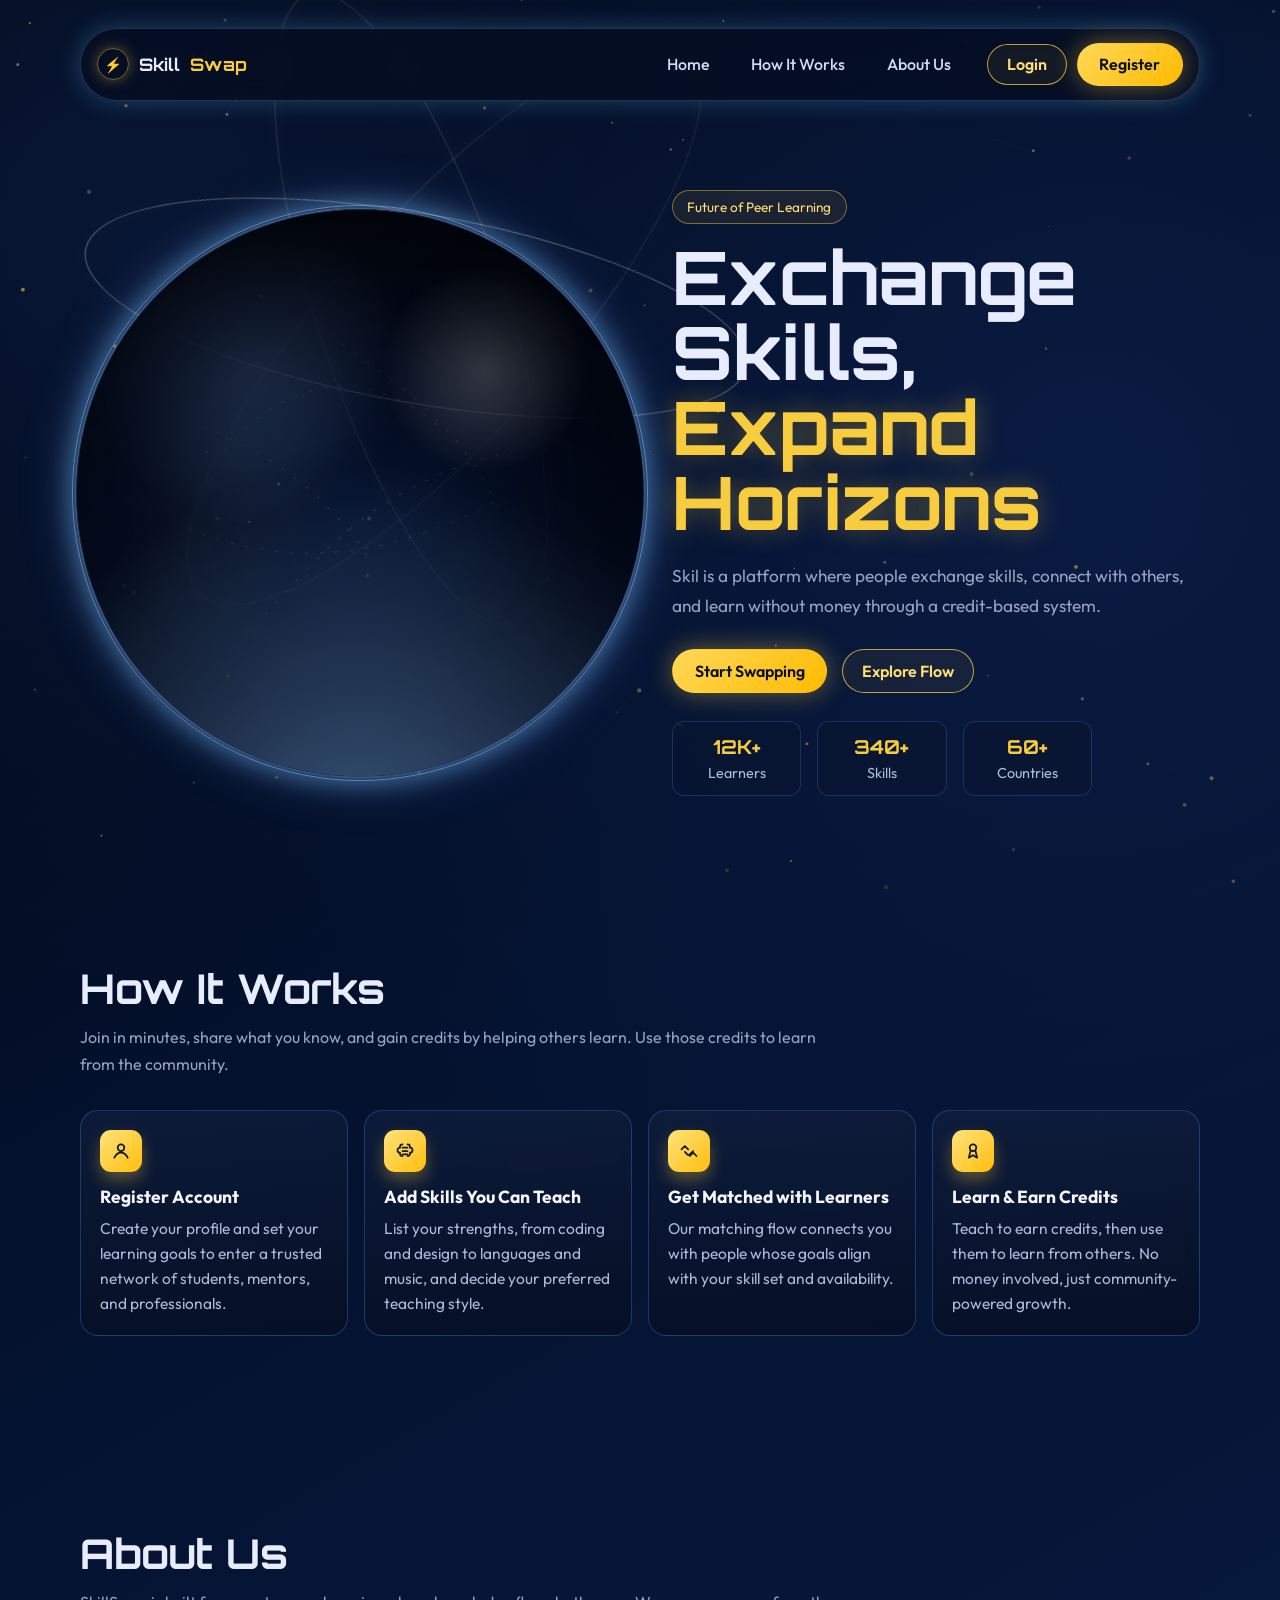
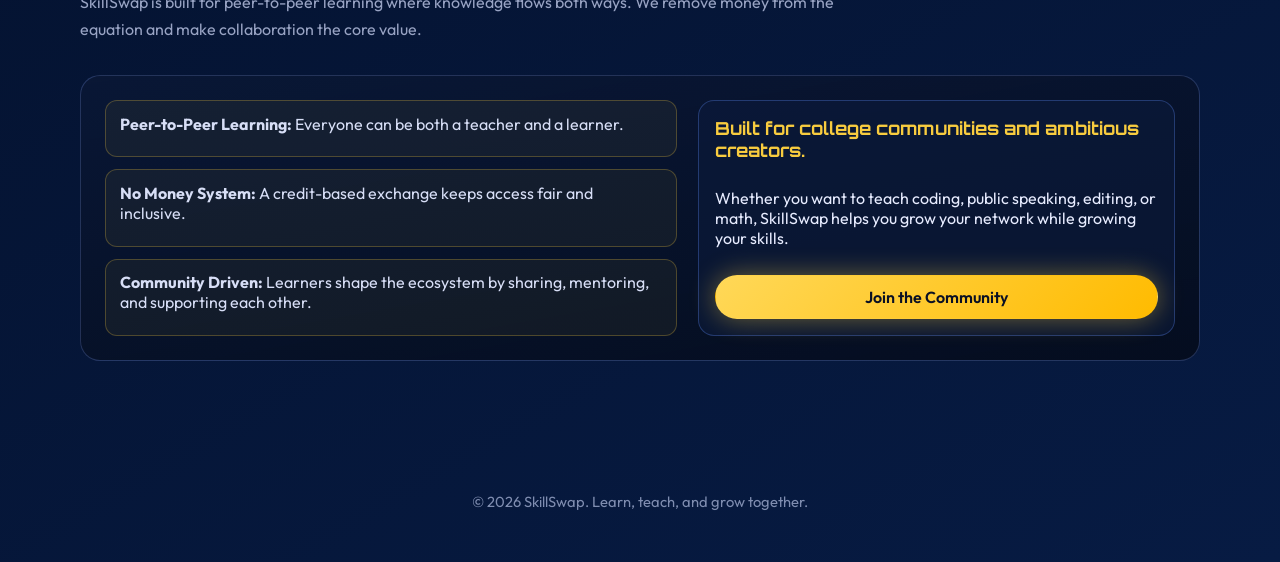
<file: index.html>
﻿<!DOCTYPE html>
<html lang="en">
<head>
  <meta charset="UTF-8" />
  <meta name="viewport" content="width=device-width, initial-scale=1.0" />
  <title>SkillSwap | Exchange Skills, Expand Horizons</title>
  <link rel="preconnect" href="https://fonts.googleapis.com" />
  <link rel="preconnect" href="https://fonts.gstatic.com" crossorigin />
  <link href="https://fonts.googleapis.com/css2?family=Orbitron:wght@500;700;800&family=Outfit:wght@300;400;500;600;700&display=swap" rel="stylesheet" />
  <style>
    :root {
      --bg-1: #020611;
      --bg-2: #04122f;
      --bg-3: #071b43;
      --panel: rgba(7, 16, 36, 0.72);
      --panel-strong: rgba(10, 20, 44, 0.84);
      --text: #e7ecff;
      --muted: #98a3c3;
      --gold: #f8cc3f;
      --gold-soft: #ffdf72;
      --neon: #4cc9ff;
      --border: rgba(140, 173, 255, 0.22);
      --shadow-gold: 0 0 26px rgba(248, 204, 63, 0.42);
      --shadow-blue: 0 0 24px rgba(76, 201, 255, 0.28);
    }

    * { box-sizing: border-box; }

    html { scroll-behavior: smooth; }

    body {
      margin: 0;
      color: var(--text);
      font-family: "Outfit", sans-serif;
      background: radial-gradient(circle at 10% 10%, #081634 0%, transparent 34%),
                  radial-gradient(circle at 85% 22%, #0a1b42 0%, transparent 44%),
                  linear-gradient(150deg, var(--bg-1), var(--bg-2) 45%, var(--bg-3));
      min-height: 100vh;
      overflow-x: hidden;
      position: relative;
    }

    canvas#particles {
      position: fixed;
      inset: 0;
      z-index: 0;
      opacity: 0.75;
      pointer-events: none;
    }

    .container {
      width: min(1120px, 92%);
      margin: 0 auto;
      position: relative;
      z-index: 2;
    }

    .navbar-wrap {
      position: sticky;
      top: 14px;
      z-index: 10;
      padding-top: 14px;
    }

    .navbar {
      display: grid;
      grid-template-columns: 1fr auto auto;
      align-items: center;
      gap: 20px;
      background: rgba(5, 13, 31, 0.68);
      border: 1px solid var(--border);
      backdrop-filter: blur(12px);
      border-radius: 999px;
      padding: 0.85rem 1rem;
      box-shadow: var(--shadow-blue);
    }

    .brand {
      display: inline-flex;
      align-items: center;
      gap: 0.6rem;
      font-family: "Orbitron", sans-serif;
      text-decoration: none;
      color: var(--text);
      font-weight: 700;
      letter-spacing: 0.2px;
      font-size: 1.08rem;
      white-space: nowrap;
    }

    .brand::before {
      content: "⚡";
      font-size: 0.9rem;
      width: 30px;
      height: 30px;
      border-radius: 50%;
      display: grid;
      place-items: center;
      border: 1px solid rgba(248, 204, 63, 0.45);
      color: var(--gold);
      box-shadow: 0 0 14px rgba(248, 204, 63, 0.35);
    }

    .brand span { color: var(--gold); }

    .menu {
      display: flex;
      gap: 0.7rem;
      justify-content: center;
      flex-wrap: wrap;
    }

    .menu a {
      text-decoration: none;
      color: #d2daf6;
      padding: 0.55rem 0.9rem;
      border-radius: 999px;
      font-weight: 500;
      border: 1px solid transparent;
      transition: 0.25s ease;
    }

    .menu a:hover {
      color: #fff;
      border-color: rgba(248, 204, 63, 0.5);
      background: rgba(248, 204, 63, 0.08);
    }

    .auth-actions {
      display: flex;
      align-items: center;
      gap: 0.6rem;
      justify-content: flex-end;
    }

    .btn {
      text-decoration: none;
      border-radius: 999px;
      font-weight: 600;
      display: inline-flex;
      align-items: center;
      justify-content: center;
      transition: transform 0.22s ease, box-shadow 0.22s ease, background 0.22s ease;
      cursor: pointer;
      border: 1px solid transparent;
    }

    .btn:hover { transform: translateY(-2px); }

    .btn-outline {
      color: var(--gold-soft);
      border-color: rgba(248, 204, 63, 0.75);
      padding: 0.58rem 1.2rem;
      background: rgba(248, 204, 63, 0.06);
    }

    .btn-outline:hover { box-shadow: var(--shadow-gold); }

    .btn-gold {
      color: #0a1024;
      padding: 0.68rem 1.35rem;
      background: linear-gradient(135deg, #ffd858, #ffbb00);
      box-shadow: var(--shadow-gold);
    }

    .hero {
      min-height: calc(100vh - 120px);
      display: grid;
      grid-template-columns: 1fr 1fr;
      gap: 2rem;
      align-items: center;
      padding: 4rem 0 2rem;
    }

    .badge {
      display: inline-flex;
      align-items: center;
      gap: 0.35rem;
      border: 1px solid rgba(248, 204, 63, 0.45);
      color: var(--gold-soft);
      background: rgba(248, 204, 63, 0.08);
      border-radius: 999px;
      padding: 0.45rem 0.9rem;
      font-size: 0.85rem;
      margin-bottom: 1rem;
    }

    .hero h1 {
      margin: 0;
      font-family: "Orbitron", sans-serif;
      font-size: clamp(2.1rem, 6.5vw, 4.6rem);
      line-height: 1.02;
      letter-spacing: 0.2px;
    }

    .hero h1 .accent {
      color: var(--gold);
      text-shadow: 0 0 26px rgba(248, 204, 63, 0.34);
    }

    .hero p {
      color: var(--muted);
      max-width: 530px;
      font-size: 1.08rem;
      line-height: 1.7;
      margin: 1.3rem 0 1.8rem;
    }

    .hero-actions {
      display: flex;
      gap: 0.9rem;
      flex-wrap: wrap;
      margin-bottom: 1.8rem;
    }

    .stat-grid {
      display: grid;
      grid-template-columns: repeat(3, minmax(90px, 1fr));
      gap: 1rem;
      max-width: 420px;
    }

    .stat {
      background: rgba(9, 21, 48, 0.58);
      border: 1px solid rgba(140, 173, 255, 0.18);
      border-radius: 12px;
      padding: 0.8rem;
      text-align: center;
      backdrop-filter: blur(6px);
    }

    .stat strong {
      display: block;
      color: var(--gold);
      font-family: "Orbitron", sans-serif;
      font-size: 1.2rem;
      margin-bottom: 0.2rem;
    }

    .stat span {
      color: #b1bbd8;
      font-size: 0.9rem;
    }

    .globe-wrap {
      display: grid;
      place-items: center;
      position: relative;
      perspective: 1200px;
    }

    .globe-stage {
      width: min(560px, 85vw);
      aspect-ratio: 1;
      position: relative;
      transform-style: preserve-3d;
      transition: transform 120ms linear;
      will-change: transform;
    }

    .globe {
      width: 100%;
      height: 100%;
      border-radius: 50%;
      border: 1px solid rgba(155, 193, 255, 0.6);
      box-shadow: inset -85px -64px 120px rgba(0, 0, 0, 0.75), inset 0 0 58px rgba(75, 140, 255, 0.35), 0 0 52px rgba(98, 168, 255, 0.38);
      position: relative;
      overflow: hidden;
      z-index: 2;
      transform: translateZ(20px);
      will-change: transform;
    }

    .earth-track {
      position: absolute;
      inset: 0;
      width: 200%;
      height: 100%;
      display: flex;
      will-change: transform;
      animation: earthScroll 34s linear infinite;
      transform: translate3d(0, 0, 0);
    }

    .earth-panel {
      width: 50%;
      height: 100%;
      flex: 0 0 50%;
      background-image:
        radial-gradient(circle at 72% 28%, rgba(255, 255, 255, 0.28), transparent 18%),
        radial-gradient(circle at 30% 28%, rgba(110, 166, 255, 0.18), transparent 28%),
        radial-gradient(circle at 50% 50%, rgba(9, 18, 45, 0.2), rgba(4, 10, 25, 0.96) 72%),
        url("https://eoimages.gsfc.nasa.gov/images/imagerecords/79000/79765/dnb_land_ocean_ice.2012.3600x1800.jpg");
      background-size: auto, auto, auto, 200% 100%;
      background-position: center, center, center, 0% 52%;
      background-repeat: no-repeat;
      background-blend-mode: screen, screen, normal, normal;
    }

    .globe::before,
    .globe::after {
      content: "";
      position: absolute;
      inset: 0;
      border-radius: 50%;
    }

    .globe::before {
      inset: -6%;
      background:
        radial-gradient(circle at 18% 18%, rgba(148, 206, 255, 0.34), transparent 34%),
        linear-gradient(115deg, transparent 22%, rgba(255, 255, 255, 0.08) 34%, transparent 48%);
      mix-blend-mode: screen;
      animation: sheen 11s ease-in-out infinite;
    }

    .globe::after {
      background: radial-gradient(circle at 50% 110%, rgba(130, 190, 255, 0.42), rgba(3, 10, 25, 0.1) 54%, rgba(0, 0, 0, 0.74));
      pointer-events: none;
    }

    .atmosphere {
      position: absolute;
      inset: -8px;
      border-radius: 50%;
      border: 1px solid rgba(149, 207, 255, 0.6);
      box-shadow: 0 0 26px rgba(142, 203, 255, 0.45), inset 0 0 24px rgba(142, 203, 255, 0.3);
      pointer-events: none;
      z-index: 3;
    }

    .orbit,
    .orbit.two,
    .orbit.three {
      position: absolute;
      border-radius: 50%;
      border: 1.2px solid rgba(245, 251, 255, 0.34);
      width: 120%;
      height: 34%;
      filter: drop-shadow(0 0 6px rgba(255, 221, 132, 0.22));
      animation: orbit 24s linear infinite;
      z-index: 0;
    }

    .orbit { transform: rotate(10deg); }

    .orbit.two {
      width: 118%;
      transform: rotate(72deg);
      animation-duration: 30s;
      opacity: 0.42;
    }

    .orbit.three {
      width: 130%;
      height: 40%;
      transform: rotate(-48deg);
      animation-duration: 38s;
      opacity: 0.3;
    }

    .connectors {
      position: absolute;
      inset: 0;
      pointer-events: none;
      z-index: 1;
      opacity: 0.52;
    }

    .connectors path {
      stroke: rgba(255, 221, 132, 0.38);
      stroke-width: 1.3;
      fill: none;
      filter: drop-shadow(0 0 5px rgba(255, 208, 66, 0.22));
      stroke-dasharray: 3 12;
      animation: dash 18s linear infinite;
    }

    .section {
      padding: 6rem 0;
    }

    .section-title {
      font-family: "Orbitron", sans-serif;
      font-size: clamp(1.7rem, 3.2vw, 2.8rem);
      margin: 0 0 0.6rem;
    }

    .section-sub {
      margin: 0;
      color: var(--muted);
      max-width: 760px;
      line-height: 1.7;
    }

    .cards-track {
      margin-top: 2rem;
      display: grid;
      grid-template-columns: repeat(4, minmax(220px, 1fr));
      gap: 1rem;
      overflow: hidden;
    }

    .card {
      background: linear-gradient(175deg, rgba(16, 30, 61, 0.78), rgba(6, 15, 35, 0.85));
      border: 1px solid rgba(106, 147, 248, 0.28);
      border-radius: 18px;
      padding: 1.2rem;
      min-height: 210px;
      backdrop-filter: blur(9px);
      transition: transform 0.3s ease, border-color 0.3s ease, box-shadow 0.3s ease;
      animation: slideCards 10s ease-in-out infinite alternate;
    }

    .card:nth-child(2) { animation-delay: 0.6s; }
    .card:nth-child(3) { animation-delay: 1.2s; }
    .card:nth-child(4) { animation-delay: 1.8s; }

    .card:hover {
      transform: translateY(-8px) rotate(-1deg);
      border-color: rgba(248, 204, 63, 0.65);
      box-shadow: 0 16px 36px rgba(7, 17, 42, 0.55), var(--shadow-gold);
    }

    .icon {
      width: 42px;
      height: 42px;
      border-radius: 11px;
      display: grid;
      place-items: center;
      margin-bottom: 0.9rem;
      color: #101a34;
      background: linear-gradient(135deg, #ffe37d, #ffbe0b);
      box-shadow: 0 8px 16px rgba(248, 204, 63, 0.32);
    }

    .icon svg {
      width: 20px;
      height: 20px;
      stroke: #101a34;
      fill: none;
      stroke-width: 2.1;
      stroke-linecap: round;
      stroke-linejoin: round;
    }

    .card h3 {
      margin: 0 0 0.5rem;
      font-size: 1.09rem;
      color: #f4f7ff;
    }

    .card p {
      margin: 0;
      color: #aeb8d7;
      line-height: 1.6;
      font-size: 0.97rem;
    }

    .about-panel {
      margin-top: 2rem;
      background: linear-gradient(170deg, rgba(11, 24, 54, 0.8), rgba(5, 12, 28, 0.9));
      border: 1px solid rgba(125, 157, 244, 0.25);
      border-radius: 20px;
      padding: 1.5rem;
      display: grid;
      grid-template-columns: 1.2fr 1fr;
      gap: 1.3rem;
      align-items: stretch;
    }

    .about-panel ul {
      margin: 0;
      padding: 0;
      list-style: none;
      display: grid;
      gap: 0.75rem;
    }

    .about-panel li {
      border: 1px solid rgba(248, 204, 63, 0.26);
      border-radius: 12px;
      padding: 0.8rem 0.9rem;
      color: #d7def6;
      background: rgba(248, 204, 63, 0.05);
    }

    .about-note {
      border-radius: 16px;
      border: 1px solid rgba(98, 142, 255, 0.3);
      padding: 1rem;
      background: rgba(13, 27, 60, 0.6);
      display: grid;
      align-content: center;
      gap: 0.7rem;
    }

    .about-note strong {
      font-family: "Orbitron", sans-serif;
      color: var(--gold);
      font-size: 1.12rem;
    }

    footer {
      padding: 2.2rem 0 3.2rem;
      text-align: center;
      color: #7f8db0;
      font-size: 0.92rem;
    }

    .reveal {
      opacity: 0;
      transform: translateY(26px);
      transition: opacity 0.7s ease, transform 0.7s ease;
    }

    .reveal.visible {
      opacity: 1;
      transform: translateY(0);
    }

    @keyframes orbit {
      from { transform: rotate(0deg); }
      to { transform: rotate(360deg); }
    }

    @keyframes globeScroll {
      from { transform: translate3d(0, 0, 0); }
      to { transform: translate3d(-50%, 0, 0); }
    }

    @keyframes earthScroll {
      from { transform: translate3d(0, 0, 0); }
      to { transform: translate3d(-50%, 0, 0); }
    }

    @keyframes sheen {
      0% { transform: translateX(-2%) translateY(-1%) rotate(-8deg); opacity: 0.55; }
      50% { transform: translateX(2%) translateY(1%) rotate(6deg); opacity: 0.8; }
      100% { transform: translateX(-2%) translateY(-1%) rotate(-8deg); opacity: 0.55; }
    }

    @keyframes dash {
      to { stroke-dashoffset: -180; }
    }

    @keyframes slideCards {
      0% { transform: translateX(0) rotate(0deg); }
      100% { transform: translateX(16px) rotate(1.2deg); }
    }

    @media (max-width: 980px) {
      .navbar {
        grid-template-columns: 1fr;
        border-radius: 20px;
        justify-items: center;
        gap: 0.8rem;
      }

      .hero {
        grid-template-columns: 1fr;
        gap: 2.5rem;
        padding-top: 2.6rem;
      }

      .hero-content { order: 2; }
      .globe-wrap { order: 1; }

      .cards-track {
        grid-template-columns: repeat(2, minmax(0, 1fr));
      }

      .about-panel {
        grid-template-columns: 1fr;
      }
    }

    @media (max-width: 640px) {
      .menu { justify-content: center; }

      .auth-actions { width: 100%; justify-content: center; }

      .cards-track {
        grid-template-columns: 1fr;
      }

      .hero-actions {
        flex-direction: column;
        align-items: stretch;
      }

      .hero-actions .btn { width: 100%; }
    }
  </style>
</head>
<body>
  <canvas id="particles" aria-hidden="true"></canvas>

  <div class="container navbar-wrap">
    <nav class="navbar" aria-label="Main Navigation">
      <a href="#home" class="brand">Skill<span>Swap</span></a>

      <div class="menu">
        <a href="#home">Home</a>
        <a href="#how-it-works">How It Works</a>
        <a href="#about">About Us</a>
      </div>

      <div class="auth-actions">
        <a href="login.html" id="loginBtn" class="btn btn-outline">Login</a>
        <a href="register.html" id="registerBtn" class="btn btn-gold">Register</a>
        <a href="profile.html" id="profileBtn" class="btn btn-outline" style="display:none;">Profile</a>
        <button id="logoutBtn" class="btn btn-gold" style="display:none;" type="button">Logout</button>
      </div>
    </nav>
  </div>

  <main>
    <section id="home" class="container hero">
      <div class="globe-wrap reveal">
        <div class="globe-stage">
          <div class="orbit"></div>
          <div class="orbit two"></div>
          <div class="orbit three"></div>

          <div class="globe" aria-label="Rotating globe">
            <div class="earth-track" aria-hidden="true">
              <div class="earth-panel"></div>
              <div class="earth-panel"></div>
            </div>
          </div>
          <div class="atmosphere" aria-hidden="true"></div>

          <svg class="connectors" viewBox="0 0 560 560" role="img" aria-label="Global skill connection lines">
            <path d="M145 238 C 210 160, 290 154, 360 214" />
            <path d="M108 316 C 200 352, 300 352, 420 286" />
            <path d="M186 402 C 268 304, 328 264, 438 236" />
            <path d="M122 214 C 198 242, 250 286, 292 350" />
            <path d="M250 122 C 322 174, 382 212, 420 300" />
          </svg>
        </div>
      </div>

      <div class="hero-content reveal">
        <span class="badge">Future of Peer Learning</span>
        <h1>Exchange Skills,<br><span class="accent">Expand Horizons</span></h1>
        <p>Skil
          is a platform where people exchange skills, connect with others, and learn without money through a credit-based system.</p>

        <div class="hero-actions">
          <a href="register.html" class="btn btn-gold">Start Swapping</a>
          <a href="#how-it-works" class="btn btn-outline">Explore Flow</a>
        </div>

        <div class="stat-grid">
          <div class="stat"><strong>12K+</strong><span>Learners</span></div>
          <div class="stat"><strong>340+</strong><span>Skills</span></div>
          <div class="stat"><strong>60+</strong><span>Countries</span></div>
        </div>
      </div>
    </section>

    <section id="how-it-works" class="section container reveal">
      <h2 class="section-title">How It Works</h2>
      <p class="section-sub">Join in minutes, share what you know, and gain credits by helping others learn. Use those credits to learn from the community.</p>

      <div class="cards-track">
        <article class="card">
          <div class="icon" aria-hidden="true">
            <svg viewBox="0 0 24 24"><circle cx="12" cy="8" r="4"></circle><path d="M4 20c2-4 5-6 8-6s6 2 8 6"></path></svg>
          </div>
          <h3>Register Account</h3>
          <p>Create your profile and set your learning goals to enter a trusted network of students, mentors, and professionals.</p>
        </article>

        <article class="card">
          <div class="icon" aria-hidden="true">
            <svg viewBox="0 0 24 24"><path d="M9 4a3 3 0 0 0-3 3v1a3 3 0 0 0 0 6v1a3 3 0 0 0 3 3"></path><path d="M15 4a3 3 0 0 1 3 3v1a3 3 0 0 1 0 6v1a3 3 0 0 1-3 3"></path><path d="M9 8h6M9 12h6M9 16h6"></path></svg>
          </div>
          <h3>Add Skills You Can Teach</h3>
          <p>List your strengths, from coding and design to languages and music, and decide your preferred teaching style.</p>
        </article>

        <article class="card">
          <div class="icon" aria-hidden="true">
            <svg viewBox="0 0 24 24"><path d="M7 13l3 3a2 2 0 0 0 3 0l4-4"></path><path d="M3 10l4-4 4 4M13 18l4-4 4 4"></path></svg>
          </div>
          <h3>Get Matched with Learners</h3>
          <p>Our matching flow connects you with people whose goals align with your skill set and availability.</p>
        </article>

        <article class="card">
          <div class="icon" aria-hidden="true">
            <svg viewBox="0 0 24 24"><circle cx="12" cy="8" r="4"></circle><path d="M9 12l-2 8 5-3 5 3-2-8"></path></svg>
          </div>
          <h3>Learn & Earn Credits</h3>
          <p>Teach to earn credits, then use them to learn from others. No money involved, just community-powered growth.</p>
        </article>
      </div>
    </section>

    <section id="about" class="section container reveal">
      <h2 class="section-title">About Us</h2>
      <p class="section-sub">SkillSwap is built for peer-to-peer learning where knowledge flows both ways. We remove money from the equation and make collaboration the core value.</p>

      <div class="about-panel">
        <ul>
          <li><strong>Peer-to-Peer Learning:</strong> Everyone can be both a teacher and a learner.</li>
          <li><strong>No Money System:</strong> A credit-based exchange keeps access fair and inclusive.</li>
          <li><strong>Community Driven:</strong> Learners shape the ecosystem by sharing, mentoring, and supporting each other.</li>
        </ul>

        <div class="about-note">
          <strong>Built for college communities and ambitious creators.</strong>
          <p>Whether you want to teach coding, public speaking, editing, or math, SkillSwap helps you grow your network while growing your skills.</p>
          <a href="register.html" class="btn btn-gold">Join the Community</a>
        </div>
      </div>
    </section>
  </main>

  <footer>
    © 2026 SkillSwap. Learn, teach, and grow together.
  </footer>

  <script>
    const loginBtn = document.getElementById('loginBtn');
    const registerBtn = document.getElementById('registerBtn');
    const profileBtn = document.getElementById('profileBtn');
    const logoutBtn = document.getElementById('logoutBtn');

    function getCurrentUser() {
      try {
        return JSON.parse(localStorage.getItem('skillswap_current_user') || 'null');
      } catch {
        return null;
      }
    }

    function renderNavbarByAuthState() {
      const isLoggedIn = Boolean(getCurrentUser());
      loginBtn.style.display = isLoggedIn ? 'none' : 'inline-flex';
      registerBtn.style.display = isLoggedIn ? 'none' : 'inline-flex';
      profileBtn.style.display = isLoggedIn ? 'inline-flex' : 'none';
      logoutBtn.style.display = isLoggedIn ? 'inline-flex' : 'none';
    }

    logoutBtn.addEventListener('click', () => {
      localStorage.removeItem('skillswap_current_user');
      window.location.href = 'index.html';
    });

    renderNavbarByAuthState();

    const reveals = document.querySelectorAll('.reveal');
    const observer = new IntersectionObserver((entries) => {
      entries.forEach((entry) => {
        if (entry.isIntersecting) {
          entry.target.classList.add('visible');
          observer.unobserve(entry.target);
        }
      });
    }, { threshold: 0.18 });

    reveals.forEach((el) => observer.observe(el));

    const globeWrap = document.querySelector('.globe-wrap');
    const globeStage = document.querySelector('.globe-stage');

    if (globeWrap && globeStage) {
      globeWrap.addEventListener('mousemove', (event) => {
        const rect = globeWrap.getBoundingClientRect();
        const x = (event.clientX - rect.left) / rect.width;
        const y = (event.clientY - rect.top) / rect.height;
        const tiltY = (x - 0.5) * 22;
        const tiltX = (0.5 - y) * 18;
        globeStage.style.transform = `rotateX(${tiltX}deg) rotateY(${tiltY}deg)`;
      });

      globeWrap.addEventListener('mouseleave', () => {
        globeStage.style.transform = 'rotateX(0deg) rotateY(0deg)';
      });
    }

    const canvas = document.getElementById('particles');
    const ctx = canvas.getContext('2d');
    const particles = [];
    const total = 80;

    function resize() {
      canvas.width = window.innerWidth;
      canvas.height = window.innerHeight;
    }

    function createParticle() {
      return {
        x: Math.random() * canvas.width,
        y: Math.random() * canvas.height,
        r: Math.random() * 1.7 + 0.45,
        vx: (Math.random() - 0.5) * 0.22,
        vy: (Math.random() - 0.5) * 0.22,
        a: Math.random() * 0.6 + 0.2
      };
    }

    function initParticles() {
      particles.length = 0;
      for (let i = 0; i < total; i += 1) {
        particles.push(createParticle());
      }
    }

    function draw() {
      ctx.clearRect(0, 0, canvas.width, canvas.height);

      for (let i = 0; i < particles.length; i += 1) {
        const p = particles[i];
        p.x += p.vx;
        p.y += p.vy;

        if (p.x < 0 || p.x > canvas.width) p.vx *= -1;
        if (p.y < 0 || p.y > canvas.height) p.vy *= -1;

        ctx.beginPath();
        ctx.fillStyle = `rgba(248, 204, 63, ${p.a})`;
        ctx.arc(p.x, p.y, p.r, 0, Math.PI * 2);
        ctx.fill();

        for (let j = i + 1; j < particles.length; j += 1) {
          const q = particles[j];
          const dx = p.x - q.x;
          const dy = p.y - q.y;
          const dist = Math.sqrt(dx * dx + dy * dy);
          if (dist < 110) {
            ctx.beginPath();
            ctx.strokeStyle = `rgba(76, 201, 255, ${0.08 * (1 - dist / 110)})`;
            ctx.lineWidth = 1;
            ctx.moveTo(p.x, p.y);
            ctx.lineTo(q.x, q.y);
            ctx.stroke();
          }
        }
      }

      requestAnimationFrame(draw);
    }

    window.addEventListener('resize', () => {
      resize();
      initParticles();
    });

    resize();
    initParticles();
    draw();
  </script>
</body>
</html>
</file>
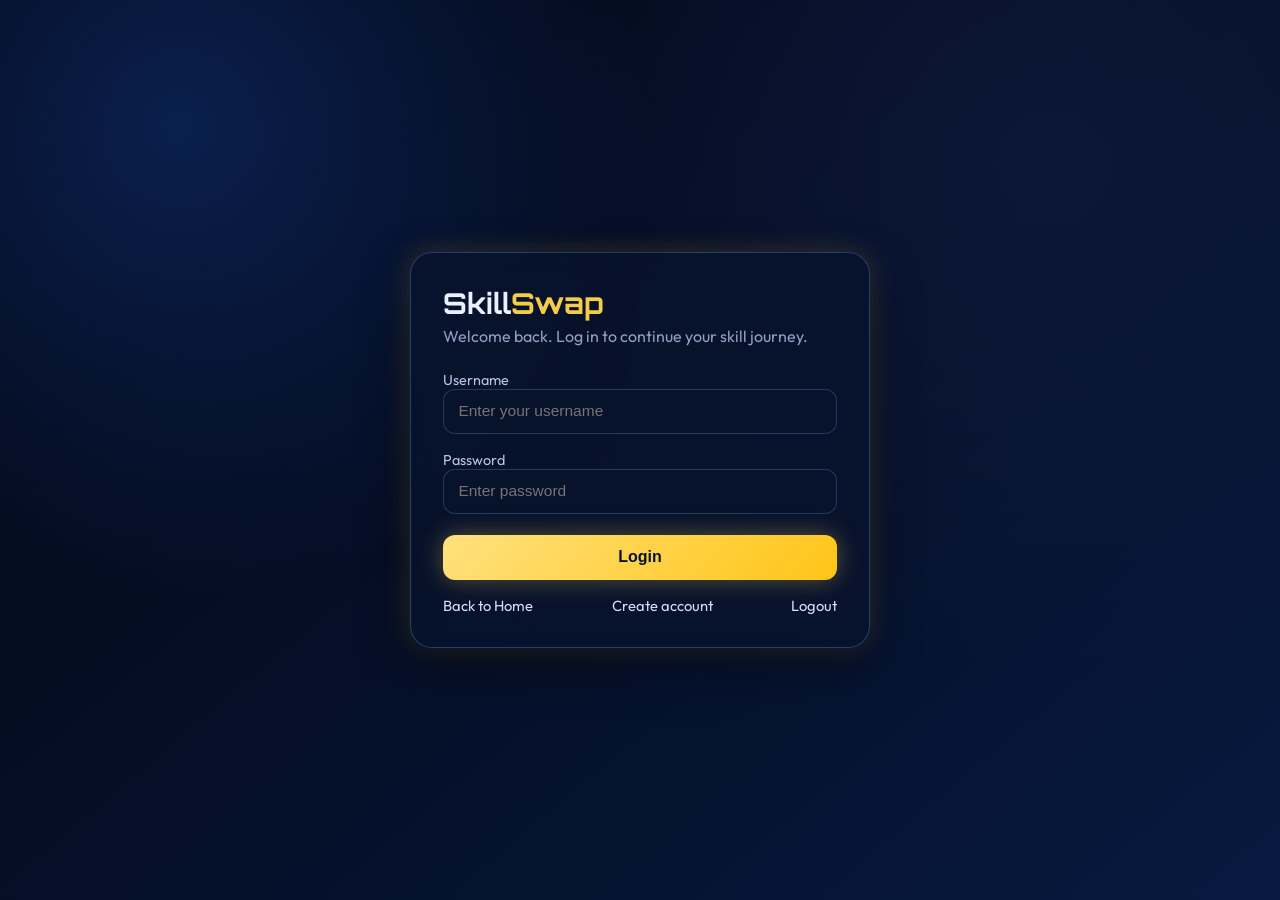
<file: Ai_match.html>
<!DOCTYPE html>
<html lang="en">
<head>
  <meta charset="UTF-8" />
  <meta name="viewport" content="width=device-width, initial-scale=1.0" />
  <title>SkillSwap | AI Matching</title>
  <link rel="preconnect" href="https://fonts.googleapis.com" />
  <link rel="preconnect" href="https://fonts.gstatic.com" crossorigin />
  <link href="https://fonts.googleapis.com/css2?family=Poppins:wght@300;400;500;600;700;800&family=Sora:wght@600;700&display=swap" rel="stylesheet" />
  <link rel="stylesheet" href="app-layout.css" />
  <style>
    .filter-row { margin-top: .7rem; display: grid; grid-template-columns: 1fr 220px; gap: .6rem; }
    .match-card-top { display: flex; justify-content: space-between; gap: .6rem; align-items: center; }
    .rating { color: #ffd76a; font-weight: 700; }
    .skill-wrap { display: flex; flex-wrap: wrap; gap: .35rem; margin-top: .45rem; }
    .skill-chip { border:1px solid rgba(129,166,250,.42); background:rgba(129,166,250,.14); border-radius:999px; padding:.18rem .48rem; font-size:.76rem; }
    .connected { background: rgba(113,212,159,0.18) !important; color:#b8ffd9 !important; border:1px solid rgba(113,212,159,.5) !important; }
    @media (max-width: 980px) { .filter-row { grid-template-columns: 1fr; } }
  </style>
</head>
<body>
  <div class="app-layout">
    <aside class="sidebar">
      <a class="brand" href="index.html">Skill<span>Swap</span></a>
      <section class="user-card">
        <p class="user-label">USERNAME</p>
        <p class="user-name" id="sidebarName">user</p>
        <p class="user-meta" id="sidebarMeta">Branch | Year</p>
      </section>
      <nav class="nav">
        <a href="dash.html" data-page="dash">Dashboard</a>
        <a href="connection.html" data-page="connections">Connections</a>
        <a href="meetings.html" data-page="meetings">Meetings</a>
        <a href="Ai_match.html" data-page="ai">AI Matching</a>
        <a href="creds_batch.html" data-page="credits">Credits & Badges</a>
        <a href="leaderboard.html" data-page="leaderboard">Leaderboard</a>
        <a href="notes.html" data-page="notes">Notes Market</a>
        <a href="consult.html" data-page="consult">Hire Consultant</a>
        <a href="profile.html" data-page="profile">Edit Profile</a>
      </nav>
      <div class="spacer"></div>
      <button id="logoutBtn" class="btn btn-gold" type="button">Logout</button>
    </aside>

    <main class="main-area">
      <section class="topbar">
        <input id="topSearch" class="search" type="search" placeholder="Search by skill or name..." />
        <div class="top-chip">Notifications: 3</div>
        <div id="topProfileName" class="top-chip">Profile</div>
      </section>

      <section class="panel hero">
        <h1>AI Matching</h1>
        <p>Scoring formula: Skills 50% + Interests 30% + Activity 20%.</p>
      </section>

      <section class="panel">
        <div class="row-3">
          <input id="skillsInput" class="input" placeholder="Skills (comma-separated)" />
          <input id="interestInput" class="input" placeholder="Interests (comma-separated)" />
          <input id="goalInput" class="input" placeholder="Goals (comma-separated)" />
        </div>
        <div class="filter-row">
          <select id="branchFilter" class="select">
            <option value="">All Branches</option>
            <option>CSE</option>
            <option>IT</option>
            <option>AI & DS</option>
            <option>ECE</option>
            <option>Mechanical</option>
          </select>
          <button id="runMatch" class="btn btn-gold" type="button">Run Smart Match</button>
        </div>
      </section>

      <section class="panel">
        <h2 style="margin:0 0 .45rem;font-family:Sora,sans-serif;">Suggested Matches</h2>
        <div id="matchGrid" class="grid"></div>
      </section>
    </main>
  </div>
  <div id="toastWrap" class="toast-wrap"></div>

  <script src="app-layout.js"></script>
  <script>
    const user = SkillSwapApp.requireAuth();
    if (!user) throw new Error("Auth required");
    SkillSwapApp.setShell(user, "ai");

    const people = [
      { id: 201, name: "Riya Nair", branch: "AI & DS", year: "4th Year", skills: ["python", "ml", "nlp", "dbms"], interests: ["ai", "analytics", "research"], activity: 92, rating: 4.8, profession: "ML Enthusiast", photo: "https://i.pravatar.cc/120?img=32" },
      { id: 202, name: "Aarav Mehta", branch: "CSE", year: "3rd Year", skills: ["react", "javascript", "ui", "dbms"], interests: ["web", "product", "startup"], activity: 84, rating: 4.9, profession: "Frontend Mentor", photo: "https://i.pravatar.cc/120?img=12" },
      { id: 203, name: "Sneha Iyer", branch: "IT", year: "2nd Year", skills: ["dsa", "c++", "os", "dbms"], interests: ["coding", "interviews", "problem solving"], activity: 78, rating: 4.7, profession: "DSA Coach", photo: "https://i.pravatar.cc/120?img=5" },
      { id: 204, name: "Aditya Rao", branch: "ECE", year: "4th Year", skills: ["iot", "embedded", "c", "signals"], interests: ["hardware", "robotics", "core"], activity: 70, rating: 4.5, profession: "Embedded Mentor", photo: "https://i.pravatar.cc/120?img=18" },
      { id: 205, name: "Karan Verma", branch: "Mechanical", year: "3rd Year", skills: ["matlab", "cad", "thermo"], interests: ["design", "simulation"], activity: 66, rating: 4.6, profession: "Mechanical Tutor", photo: "https://i.pravatar.cc/120?img=21" }
    ];

    const matchGrid = document.getElementById("matchGrid");

    function toast(message, ok = true) {
      const wrap = document.getElementById("toastWrap");
      const el = document.createElement("div");
      el.className = `toast ${ok ? "ok" : ""}`;
      el.textContent = message;
      wrap.appendChild(el);
      setTimeout(() => el.remove(), 2200);
    }

    function tokenize(value) {
      return value.split(",").map((s) => s.trim().toLowerCase()).filter(Boolean);
    }

    function overlapRatio(base, target) {
      if (!base.length) return { ratio: 0, overlap: [] };
      const overlap = base.filter((x) => target.includes(x));
      return { ratio: overlap.length / base.length, overlap };
    }

    function scoreMatch(person, inputSkills, inputInterests) {
      const skill = overlapRatio(inputSkills, person.skills);
      const interest = overlapRatio(inputInterests, person.interests);
      const activity = Math.min(1, Math.max(0, person.activity / 100));

      const pct = Math.round(skill.ratio * 50 + interest.ratio * 30 + activity * 20);
      return { pct, skill, interest };
    }

    function stars(rating) {
      const full = Math.round(rating);
      return "\u2605".repeat(full) + "\u2606".repeat(Math.max(0, 5 - full));
    }

    function showSkeletons() {
      matchGrid.innerHTML = Array.from({ length: 4 }).map(() => '<div class="skeleton"></div>').join("");
    }

    function renderMatches(items) {
      if (!items.length) {
        matchGrid.innerHTML = '<p class="muted">No matches found for these filters.</p>';
        return;
      }

      matchGrid.innerHTML = items.map((item, idx) => `
        <article class="card" style="animation-delay:${Math.min(idx * 0.05, .25)}s;">
          <div class="match-card-top">
            <div>
              <h3>${item.name}</h3>
              <p class="muted" style="margin:.2rem 0;">${item.profession} | ${item.branch} ${item.year}</p>
            </div>
            <div class="rating">${stars(item.rating)} ${item.rating.toFixed(1)}</div>
          </div>
          <p style="margin:.35rem 0;">Match: <strong>${item.match.pct}%</strong></p>
          <div class="progress"><span style="width:${item.match.pct}%;"></span></div>
          <div class="skill-wrap">${item.skills.map((s) => `<span class="skill-chip">${s}</span>`).join("")}</div>
          <p class="muted" style="margin:.35rem 0;">Skill overlap: ${item.match.skill.overlap.join(", ") || "None"}</p>
          <div style="margin-top:.5rem;display:flex;gap:.5rem;align-items:center;">
            <button class="btn btn-gold" data-connect="${item.id}" type="button">Connect</button>
          </div>
        </article>
      `).join("");

      matchGrid.querySelectorAll("button[data-connect]").forEach((btn) => {
        btn.addEventListener("click", async () => {
          const targetId = Number(btn.getAttribute("data-connect"));
          const selected = people.find((p) => p.id === targetId);
          try {
            if (!user.id) throw new Error("no user id");
            await SkillSwapApp.api("/connections", {
              method: "POST",
              body: JSON.stringify({ userId: user.id, connectedUserId: targetId })
            });
          } catch {
            const key = `skillswap_connections_${String(user.username || "user").toLowerCase()}`;
            const existing = SkillSwapApp.parseJSON(localStorage.getItem(key), []);
            if (!existing.includes(String(targetId))) {
              existing.push(String(targetId));
              localStorage.setItem(key, JSON.stringify(existing));
            }
          }

          btn.innerHTML = "Connected";
          btn.classList.add("connected");
          btn.disabled = true;
          toast("Connection successful");

          if (selected) {
            localStorage.setItem("skillswap_selected_user", JSON.stringify({
              id: selected.id,
              name: selected.name,
              photo: selected.photo,
              profession: selected.profession,
              branch: selected.branch,
              yearStudy: selected.year,
              location: "India",
              rating: selected.rating,
              teaches: selected.skills,
              wants: selected.interests,
              availability: "Weekdays 7 PM - 10 PM",
              bio: `${selected.name} can help with ${selected.skills.slice(0, 2).join(" and ")}.`,
              links: [{ label: "GitHub", url: "https://github.com/" }]
            }));
            setTimeout(() => {
              window.location.href = `view-profile.html?id=${encodeURIComponent(String(selected.id))}`;
            }, 700);
          }
        });
      });
    }

    function runSmartMatch() {
      showSkeletons();
      const inputSkills = tokenize(document.getElementById("skillsInput").value);
      const inputInterests = tokenize(document.getElementById("interestInput").value);
      const branchFilter = document.getElementById("branchFilter").value;

      setTimeout(() => {
        let list = people.slice();
        if (branchFilter) list = list.filter((p) => p.branch === branchFilter);

        const ranked = list
          .map((p) => ({ ...p, match: scoreMatch(p, inputSkills, inputInterests) }))
          .sort((a, b) => b.match.pct - a.match.pct);

        renderMatches(ranked);
      }, 700);
    }

    document.getElementById("runMatch").addEventListener("click", runSmartMatch);

    document.addEventListener("skillswap-search", (event) => {
      const keyword = event.detail;
      const filtered = people.filter((p) => !keyword || p.name.toLowerCase().includes(keyword) || p.skills.join(" ").includes(keyword));
      renderMatches(filtered.map((p) => ({ ...p, match: { pct: 60, skill: { overlap: [] } } })));
    });

    runSmartMatch();
  </script>
</body>
</html>
</file>
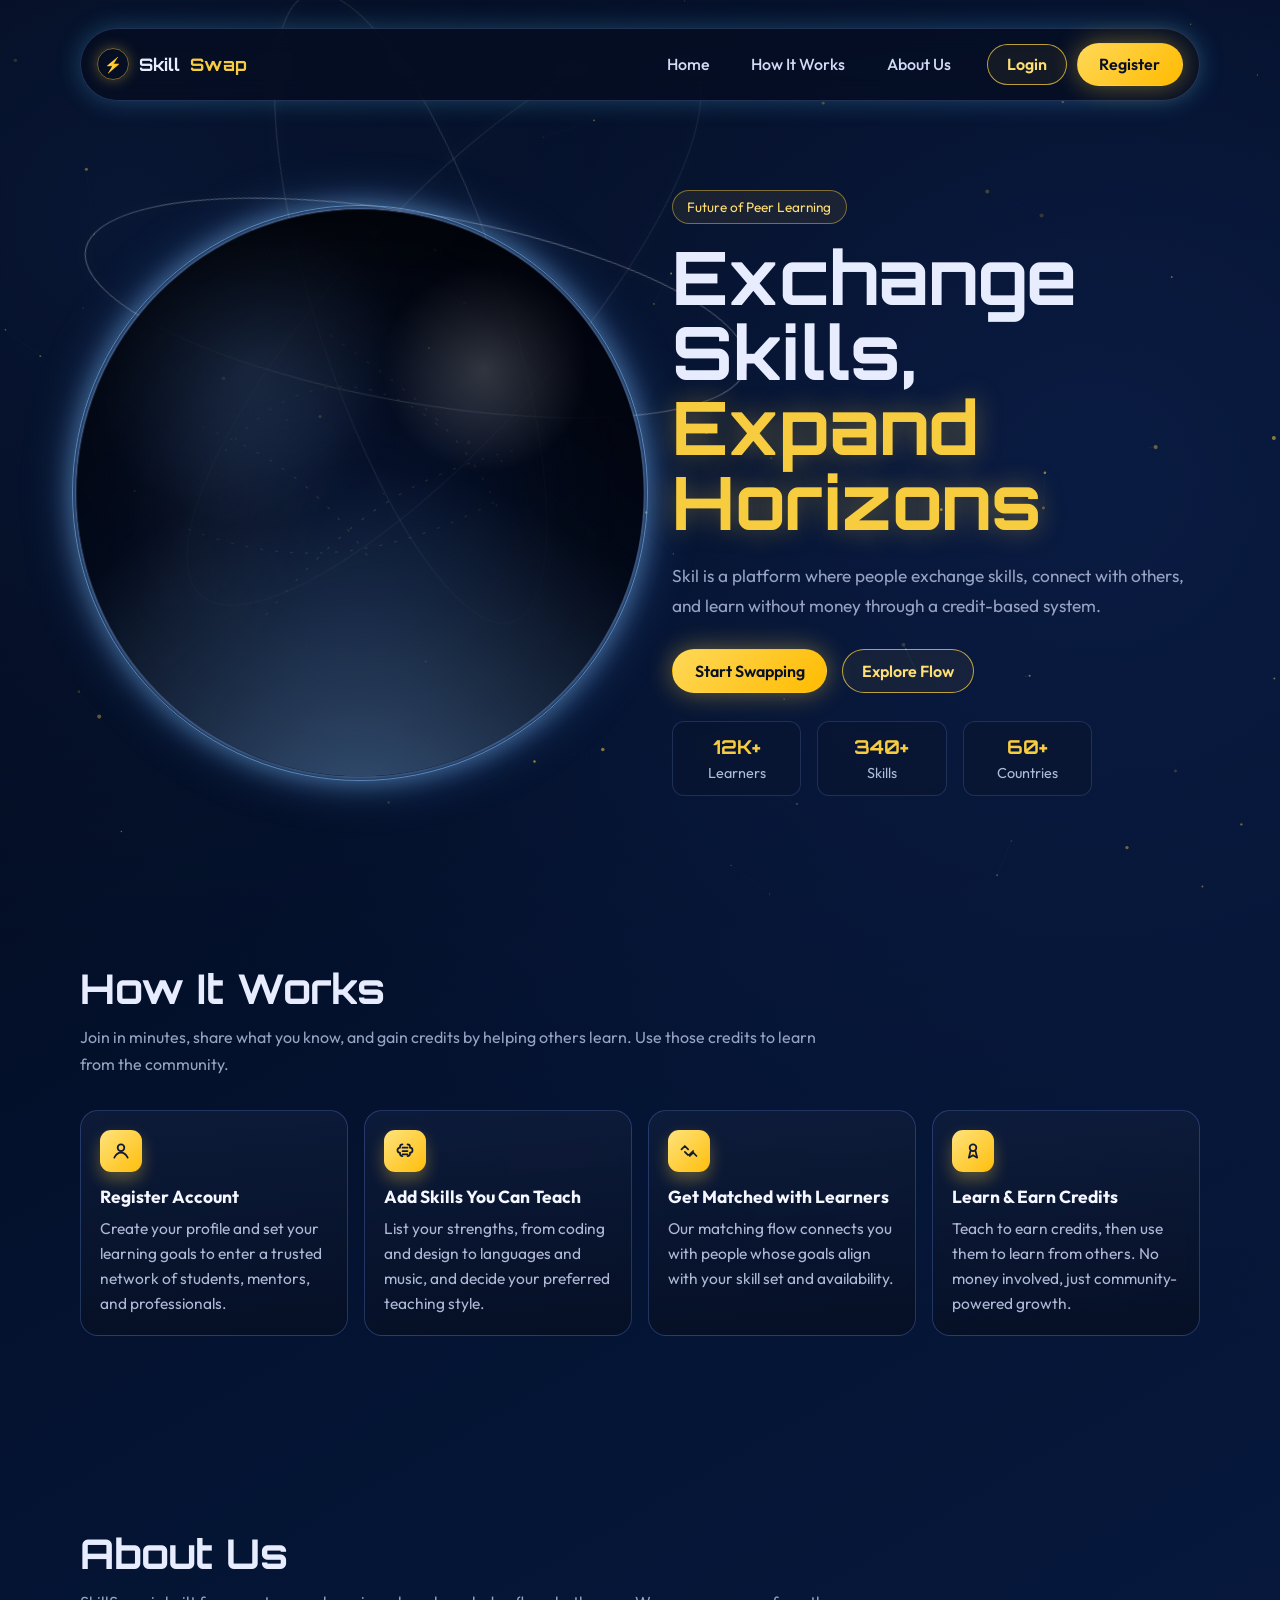
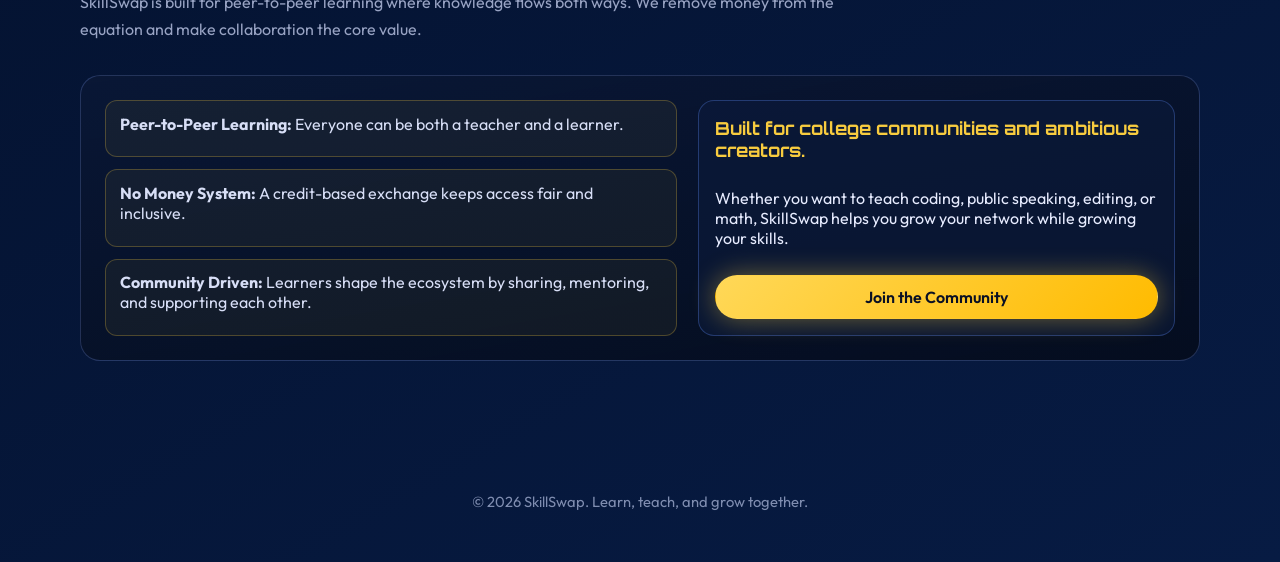
<file: connection.html>
﻿<!DOCTYPE html>
<html lang="en">
<head>
  <meta charset="UTF-8" />
  <meta name="viewport" content="width=device-width, initial-scale=1.0" />
  <title>SkillSwap | Connections</title>
  <link rel="preconnect" href="https://fonts.googleapis.com" />
  <link rel="preconnect" href="https://fonts.gstatic.com" crossorigin />
  <link href="https://fonts.googleapis.com/css2?family=Poppins:wght@300;400;500;600;700;800&family=Sora:wght@600;700&display=swap" rel="stylesheet" />
  <style>
    :root {
      --bg-1: #030918;
      --bg-2: #081f4e;
      --bg-3: #0c2f70;
      --text: #eaf0ff;
      --muted: #a9b8d9;
      --gold: #f4ca4d;
      --line: rgba(244, 202, 77, 0.4);
      --panel: rgba(7, 19, 48, 0.82);
      --card: rgba(8, 27, 67, 0.78);
    }

    * { box-sizing: border-box; }
    body {
      margin: 0;
      min-height: 100vh;
      font-family: "Poppins", sans-serif;
      color: var(--text);
      background:
        radial-gradient(circle at 8% 12%, rgba(244, 202, 77, 0.12) 0%, transparent 32%),
        radial-gradient(circle at 88% 14%, rgba(89, 170, 255, 0.18) 0%, transparent 38%),
        radial-gradient(circle at 42% 92%, rgba(244, 202, 77, 0.08) 0%, transparent 30%),
        linear-gradient(145deg, var(--bg-1), var(--bg-2) 50%, var(--bg-3));
    }

    .layout {
      display: grid;
      grid-template-columns: 280px 1fr;
      min-height: 100vh;
    }

    .sidebar {
      position: sticky;
      top: 0;
      height: 100vh;
      border-right: 1px solid var(--line);
      background: linear-gradient(180deg, rgba(4, 13, 34, 0.95), rgba(8, 23, 57, 0.92));
      backdrop-filter: blur(10px);
      padding: 1rem;
      display: flex;
      flex-direction: column;
      gap: 0.85rem;
    }

    .brand {
      font-family: "Sora", sans-serif;
      font-size: 1.25rem;
      text-decoration: none;
      color: var(--text);
      font-weight: 700;
      letter-spacing: 0.3px;
    }

    .brand span { color: var(--gold); }

    .user-card {
      border: 1px solid rgba(244, 202, 77, 0.55);
      border-radius: 16px;
      background: linear-gradient(160deg, rgba(5, 16, 42, 0.95), rgba(9, 26, 64, 0.9));
      padding: 0.8rem;
      box-shadow: 0 0 16px rgba(244, 202, 77, 0.18);
      display: grid;
      gap: 0.24rem;
    }

    .user-label {
      margin: 0;
      color: #a8b8db;
      font-size: 0.76rem;
      font-weight: 700;
      letter-spacing: 0.55px;
    }

    .user-name {
      margin: 0;
      color: #ffd76a;
      font-size: 1.32rem;
      font-weight: 800;
      line-height: 1.1;
    }

    .user-meta {
      margin: 0;
      color: #c7d5f5;
      font-size: 0.88rem;
      line-height: 1.3;
    }

    .nav { display: grid; gap: 0.55rem; }

    .nav a {
      text-decoration: none;
      color: var(--text);
      border: 1px solid var(--line);
      border-radius: 12px;
      background: rgba(7, 23, 59, 0.85);
      padding: 0.58rem 0.75rem;
      font-weight: 600;
      font-size: 0.92rem;
      text-align: center;
      transition: transform 0.25s ease, box-shadow 0.25s ease, border-color 0.25s ease;
    }

    .nav a:hover {
      background: rgba(7, 23, 59, 0.85);
      transform: translateY(-2px);
      border-color: var(--gold);
      box-shadow: 0 0 12px rgba(244, 202, 77, 0.3);
    }

    .nav a.active {
      border-color: var(--gold);
      background: rgba(244, 202, 77, 0.2);
      color: #fff5d8;
    }

    .spacer { flex: 1; }

    .btn {
      border: 1px solid transparent;
      border-radius: 999px;
      padding: 0.55rem 0.95rem;
      font-weight: 700;
      cursor: pointer;
      font-size: 0.86rem;
      transition: transform 0.25s ease, box-shadow 0.25s ease;
    }

    .btn:hover {
      transform: translateY(-2px);
    }

    .btn-gold {
      color: #1f2440;
      background: linear-gradient(135deg, #ffe08c, #f4ca4d);
      box-shadow: 0 0 16px rgba(244, 202, 77, 0.35);
    }

    .btn-outline {
      color: #eaf0ff;
      background: rgba(7, 23, 59, 0.9);
      border: 1px solid var(--line);
    }

    .btn-outline:hover {
      border-color: var(--gold);
      box-shadow: 0 0 10px rgba(244, 202, 77, 0.25);
    }

    .main { padding: 1.1rem; display: grid; gap: 0.9rem; }

    .hero {
      border: 1px solid rgba(113, 149, 235, 0.34);
      border-radius: 18px;
      background: linear-gradient(160deg, rgba(6, 20, 52, 0.85), rgba(5, 18, 45, 0.85));
      padding: 1rem;
      box-shadow: 0 12px 24px rgba(0, 0, 0, 0.24);
    }

    .hero h2 {
      margin: 0;
      font-family: "Sora", sans-serif;
      font-size: 2rem;
      line-height: 1.1;
      font-weight: 700;
    }

    .hero h2 span { color: var(--gold); }

    .hero p {
      margin: 0.5rem 0 0;
      color: var(--muted);
      font-size: 0.95rem;
    }

    .panel {
      border: 1px solid rgba(244, 202, 77, 0.34);
      border-radius: 18px;
      background: linear-gradient(160deg, var(--panel), rgba(10, 31, 73, 0.8));
      padding: 1rem;
      box-shadow: 0 14px 28px rgba(0, 0, 0, 0.28), 0 0 18px rgba(244, 202, 77, 0.14);
    }

    .grid {
      margin-top: 0.8rem;
      display: grid;
      grid-template-columns: repeat(2, minmax(0, 1fr));
      gap: 0.85rem;
    }

    .card {
      border: 1px solid rgba(244, 202, 77, 0.35);
      border-radius: 14px;
      background: linear-gradient(160deg, var(--card), rgba(6, 19, 49, 0.82));
      padding: 0.85rem;
      display: grid;
      gap: 0.55rem;
      box-shadow: 0 10px 22px rgba(0, 0, 0, 0.26);
      transition: transform 0.25s ease, box-shadow 0.25s ease;
    }

    .card:hover {
      transform: translateY(-5px);
      box-shadow: 0 18px 30px rgba(0, 0, 0, 0.35), 0 0 16px rgba(244, 202, 77, 0.2);
    }

    .head {
      display: flex;
      gap: 0.65rem;
      align-items: center;
    }

    .avatar {
      width: 52px;
      height: 52px;
      border-radius: 50%;
      object-fit: cover;
      border: 2px solid var(--gold);
    }

    .name { margin: 0; font-weight: 700; }
    .meta { margin: 0; color: var(--muted); font-size: 0.84rem; }

    .actions { display: flex; gap: 0.5rem; flex-wrap: wrap; }

    @media (max-width: 980px) {
      .grid { grid-template-columns: 1fr; }
    }

    @media (max-width: 860px) {
      .layout { grid-template-columns: 1fr; }
      .sidebar { position: static; height: auto; border-right: 0; border-bottom: 1px solid var(--line); }
      .spacer { display: none; }
    }
  </style>
</head>
<body>
  <div class="layout">
    <aside class="sidebar">
      <a href="index.html" class="brand">Skill<span>Swap</span></a>
      <section class="user-card">
        <p class="user-label">USERNAME</p>
        <p class="user-name" id="sidebarName">user</p>
        <p class="user-meta" id="sidebarMeta">Branch | Year</p>
      </section>
      <div class="nav">
        <a href="dash.html">Dashboard</a>
        <a href="connection.html" class="active">Connections</a>
        <a href="meetings.html">Meetings</a>
        <a href="Ai_match.html">AI Matching</a>
        <a href="creds_batch.html">Credits & Badges</a>
        <a href="leaderboard.html">Leaderboard</a>
        <a href="notes.html">Notes Market</a>
        <a href="consult.html">Hire Consultant</a>
        <a href="profile.html">Edit Profile</a>
      </div>
      <div class="spacer"></div>
      <button id="logoutBtn" class="btn btn-gold" type="button">Logout</button>
    </aside>

    <main class="main">
      <section class="hero">
        <h2>Hi <span id="greetUser">user</span>, your connections are ready</h2>
        <p>Manage learners and mentors you connected with from recommendations.</p>
      </section>

      <section class="panel">
        <h2 style="margin:0;font-family:Orbitron,sans-serif;">Connections</h2>
        <p style="margin:0.35rem 0 0;color:var(--muted);">Users you connected with from recommendations.</p>
        <div id="connectionsGrid" class="grid"></div>
      </section>
    </main>
  </div>

  <script>
    const users = [
      { id: 201, name: "Aarav Mehta", photo: "https://i.pravatar.cc/120?img=12", profession: "Frontend Mentor", branch: "Computer Science Engineering", yearStudy: "3rd Year", location: "Mumbai", rating: 4.9 },
      { id: 202, name: "Riya Nair", photo: "https://i.pravatar.cc/120?img=32", profession: "ML Enthusiast", branch: "Artificial Intelligence and Data Science", yearStudy: "4th Year", location: "Bangalore", rating: 4.8 },
      { id: 203, name: "Karan Verma", photo: "https://i.pravatar.cc/120?img=21", profession: "Core Mechanical Tutor", branch: "Mechanical Engineering", yearStudy: "3rd Year", location: "Pune", rating: 4.6 },
      { id: 204, name: "Sneha Iyer", photo: "https://i.pravatar.cc/120?img=5", profession: "DSA Coach", branch: "Information Technology", yearStudy: "2nd Year", location: "Chennai", rating: 4.7 },
      { id: 205, name: "Aditya Rao", photo: "https://i.pravatar.cc/120?img=18", profession: "Embedded Systems Mentor", branch: "Electronics and Communication Engineering", yearStudy: "4th Year", location: "Hyderabad", rating: 4.5 },
      { id: 206, name: "Isha Kapoor", photo: "https://i.pravatar.cc/120?img=28", profession: "Full-Stack Learner", branch: "Computer Science Engineering", yearStudy: "1st Year", location: "Delhi", rating: 4.4 }
    ];

    let currentUser = null;
    try { currentUser = JSON.parse(localStorage.getItem("skillswap_current_user") || "null"); } catch { currentUser = null; }
    if (!currentUser || !currentUser.username) window.location.href = "index.html";

    const userKey = currentUser.username.toLowerCase();
    const connectionKey = `skillswap_connections_${userKey}`;
    const profileKey = `skillswap_profile_${userKey}`;
    const API_BASE = "http://localhost:4000/api";

    async function resolveCurrentUserId() {
      return Number(currentUser?.id || 0);
    }

    function setSidebarProfile() {
      const username = currentUser.username || "user";
      let branch = "Information Technology";
      let year = "2nd Year";
      try {
        const profile = JSON.parse(localStorage.getItem(profileKey) || "{}");
        if (profile.branch) branch = profile.branch;
        if (profile.yearStudy) year = profile.yearStudy;
      } catch {
        // fallback
      }
      document.getElementById("sidebarName").textContent = username;
      document.getElementById("sidebarMeta").textContent = `${branch} | ${year}`;
      document.getElementById("greetUser").textContent = username;
    }

    function getConnections() {
      try { return JSON.parse(localStorage.getItem(connectionKey) || "[]").map((id) => Number(id)).filter(Boolean); } catch { return []; }
    }

    function setConnections(data) {
      const normalized = data.map((id) => Number(id)).filter(Boolean);
      localStorage.setItem(connectionKey, JSON.stringify(normalized));
    }

    function renderConnections() {
      const ids = getConnections().map((id) => Number(id));
      const list = users.filter((u) => ids.includes(Number(u.id)));
      const wrap = document.getElementById("connectionsGrid");

      if (!list.length) {
        wrap.innerHTML = '<p style="color:#b7c8ec;">No connections yet. Go to Dashboard and click Connect.</p>';
        return;
      }

      wrap.innerHTML = list.map((u) => `
        <article class="card">
          <div class="head">
            <img class="avatar" src="${u.photo}" alt="${u.name} profile photo" />
            <div>
              <p class="name">${u.name}</p>
              <p class="meta">${u.profession} | ${u.branch} | ${u.yearStudy}</p>
              <p class="meta">${u.location} | ★ ${u.rating}</p>
            </div>
          </div>
          <div class="actions">
            <button class="btn btn-outline" data-view="${u.id}" type="button">View Profile</button>
            <button class="btn btn-gold" data-remove="${u.id}" type="button">Remove</button>
          </div>
        </article>
      `).join("");

      wrap.querySelectorAll("button[data-view]").forEach((btn) => {
        btn.addEventListener("click", () => {
          const id = Number(btn.getAttribute("data-view"));
          const selected = users.find((u) => Number(u.id) === id);
          if (selected) {
            localStorage.setItem("skillswap_selected_profile", JSON.stringify(selected));
            window.location.href = `view-profile.html?user=${encodeURIComponent(id)}`;
          }
        });
      });

      wrap.querySelectorAll("button[data-remove]").forEach((btn) => {
        btn.addEventListener("click", () => {
          const id = Number(btn.getAttribute("data-remove"));
          const current = getConnections().filter((item) => Number(item) !== id);
          setConnections(current);
          renderConnections();
        });
      });
    }

    async function loadConnections() {
      try {
        const resolvedUserId = await resolveCurrentUserId();
        if (resolvedUserId) {
          const response = await fetch(`${API_BASE}/connections/${resolvedUserId}`);
          const payload = await response.json();
          const ids = (payload.connections || []).map((item) => Number(item.connectedUserId)).filter(Boolean);
          setConnections(ids);
        }
      } catch {
        // keep localStorage fallback
      }
      renderConnections();
    }

    document.getElementById("logoutBtn").addEventListener("click", () => {
      localStorage.removeItem("skillswap_current_user");
      window.location.href = "index.html";
    });

    resolveCurrentUserId().finally(() => {
      setSidebarProfile();
      loadConnections();
    });
  </script>
</body>
</html>
</file>
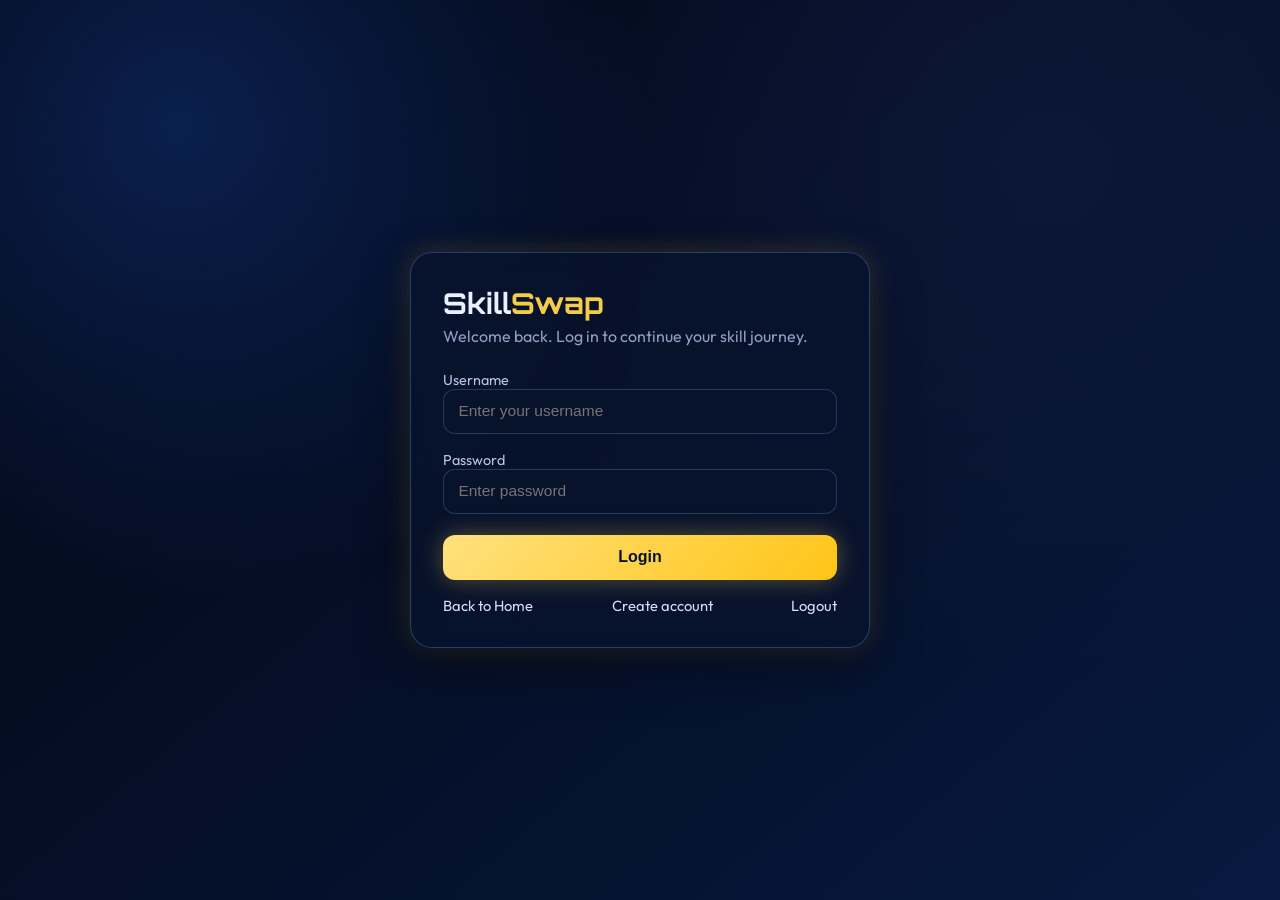
<file: consult.html>
<!DOCTYPE html>
<html lang="en">
<head>
  <meta charset="UTF-8" />
  <meta name="viewport" content="width=device-width, initial-scale=1.0" />
  <title>SkillSwap | Hire Consultant</title>
  <link rel="preconnect" href="https://fonts.googleapis.com" />
  <link rel="preconnect" href="https://fonts.gstatic.com" crossorigin />
  <link href="https://fonts.googleapis.com/css2?family=Poppins:wght@300;400;500;600;700;800&family=Sora:wght@600;700&display=swap" rel="stylesheet" />
  <link rel="stylesheet" href="app-layout.css" />
  <style>
    .consult-columns {
      display: grid;
      grid-template-columns: minmax(320px, 1fr) minmax(320px, 1fr);
      gap: 0.85rem;
      align-items: start;
    }

    .ai-consultant-frame {
      border: 1px solid rgba(129, 166, 250, 0.3);
      border-radius: 16px;
      overflow: hidden;
      min-height: 560px;
      background: linear-gradient(165deg, rgba(8, 23, 59, 0.8), rgba(7, 17, 43, 0.8));
      box-shadow: 0 18px 42px rgba(2, 8, 28, 0.34);
    }

    .ai-bot-shell {
      min-height: 560px;
      width: 100%;
      display: block;
    }

    .consult-item { display: grid; gap: .35rem; }

    @media (max-width: 980px) {
      .consult-columns {
        grid-template-columns: 1fr;
      }
    }
  </style>
</head>
<body>
  <div class="app-layout">
    <aside class="sidebar">
      <a class="brand" href="index.html">Skill<span>Swap</span></a>
      <section class="user-card">
        <p class="user-label">USERNAME</p>
        <p class="user-name" id="sidebarName">user</p>
        <p class="user-meta" id="sidebarMeta">Branch | Year</p>
      </section>
      <nav class="nav">
        <a href="dash.html" data-page="dash">Dashboard</a>
        <a href="connection.html" data-page="connections">Connections</a>
        <a href="meetings.html" data-page="meetings">Meetings</a>
        <a href="Ai_match.html" data-page="ai">AI Matching</a>
        <a href="creds_batch.html" data-page="credits">Credits & Badges</a>
        <a href="leaderboard.html" data-page="leaderboard">Leaderboard</a>
        <a href="notes.html" data-page="notes">Notes Market</a>
        <a href="consult.html" data-page="consult">Hire Consultant</a>
        <a href="profile.html" data-page="profile">Edit Profile</a>
      </nav>
      <div class="spacer"></div>
      <button id="logoutBtn" class="btn btn-gold" type="button">Logout</button>
    </aside>

    <main class="main-area">
      <section class="topbar">
        <input id="topSearch" class="search" type="search" placeholder="Search consultant by domain/name..." />
        <div class="top-chip">Notifications: 5</div>
        <div id="topProfileName" class="top-chip">Profile</div>
      </section>

      <section class="panel hero">
        <h1>Hire Consultant (AI + Real People)</h1>
        <p>Chat with AI consultant instantly and book experienced consultants for focused sessions.</p>
      </section>

      <section class="consult-columns">
        <article class="panel">
          <h2 style="margin:0 0 .6rem;font-family:Sora,sans-serif;">Real Consultants</h2>
          <div id="consultGrid" class="list"></div>
        </article>

        <article class="panel ai-consultant-frame" aria-label="AI consultant chatbot">
          <div class="ai-bot-shell">
            <script src="https://www.noupe.com/embed/019d3975da1c788789b2540ef36c6fcadcde.js"></script>
          </div>
        </article>
      </section>
    </main>
  </div>
  <div id="toastWrap" class="toast-wrap"></div>

  <script src="app-layout.js"></script>
  <script>
    const user = SkillSwapApp.requireAuth();
    if (!user) throw new Error("Auth required");
    SkillSwapApp.setShell(user, "consult");

    function toast(message, ok = true) {
      const wrap = document.getElementById("toastWrap");
      const el = document.createElement("div");
      el.className = `toast ${ok ? "ok" : ""}`;
      el.textContent = message;
      wrap.appendChild(el);
      setTimeout(() => el.remove(), 2300);
    }

    function showConsultSkeletons() {
      const wrap = document.getElementById("consultGrid");
      wrap.innerHTML = '<div class="skeleton"></div><div class="skeleton"></div><div class="skeleton"></div>';
    }

    async function loadConsultants() {
      showConsultSkeletons();
      let list;
      try {
        const data = await SkillSwapApp.api("/consultants");
        list = data.consultants || [];
      } catch {
        list = [
          { id: 1, userId: 901, name: "Rohan Kulkarni", domain: "IT", experienceYears: 6, hourlyRate: 900, rating: 4.8 },
          { id: 2, userId: 902, name: "Priya Sharma", domain: "Mechanical", experienceYears: 8, hourlyRate: 850, rating: 4.7 },
          { id: 3, userId: 903, name: "Neha Jain", domain: "Electronics", experienceYears: 5, hourlyRate: 780, rating: 4.6 }
        ];
      }

      const wrap = document.getElementById("consultGrid");
      wrap.innerHTML = list.map((c, idx) => `
        <article class="card consult-item" style="animation-delay:${Math.min(idx * 0.06, .3)}s;">
          <h3>${c.name}</h3>
          <p class="muted">Domain: ${c.domain} | Experience: ${c.experienceYears} years</p>
          <p class="muted">Rating: ${c.rating}/5 | Price: Rs ${c.hourlyRate}/session</p>
          <div style="display:flex;gap:.45rem;flex-wrap:wrap;">
            <button class="btn btn-outline" data-view="${c.userId || c.id}" type="button">View Profile</button>
            <button class="btn btn-gold" data-hire="${c.id}" type="button">Hire / Book Session</button>
          </div>
        </article>
      `).join("");

      wrap.querySelectorAll("button[data-view]").forEach((btn) => {
        btn.addEventListener("click", () => {
          const uid = Number(btn.getAttribute("data-view"));
          window.location.href = `view-profile.html?id=${encodeURIComponent(String(uid))}`;
        });
      });

      wrap.querySelectorAll("button[data-hire]").forEach((btn) => {
        btn.addEventListener("click", async () => {
          const consultantId = Number(btn.getAttribute("data-hire"));
          try {
            if (!user.id) throw new Error("no id");
            await SkillSwapApp.api("/consultants/hire", {
              method: "POST",
              body: JSON.stringify({ userId: user.id, consultantId })
            });
          } catch {
            // fallback mock
          }
          btn.textContent = "Booked";
          btn.disabled = true;
          toast("Session booked successfully");
        });
      });
    }

    document.addEventListener("skillswap-search", (event) => {
      const keyword = event.detail;
      document.querySelectorAll("#consultGrid .card").forEach((card) => {
        card.style.display = !keyword || card.textContent.toLowerCase().includes(keyword) ? "" : "none";
      });
    });
    loadConsultants();
  </script>
</body>
</html>
</file>
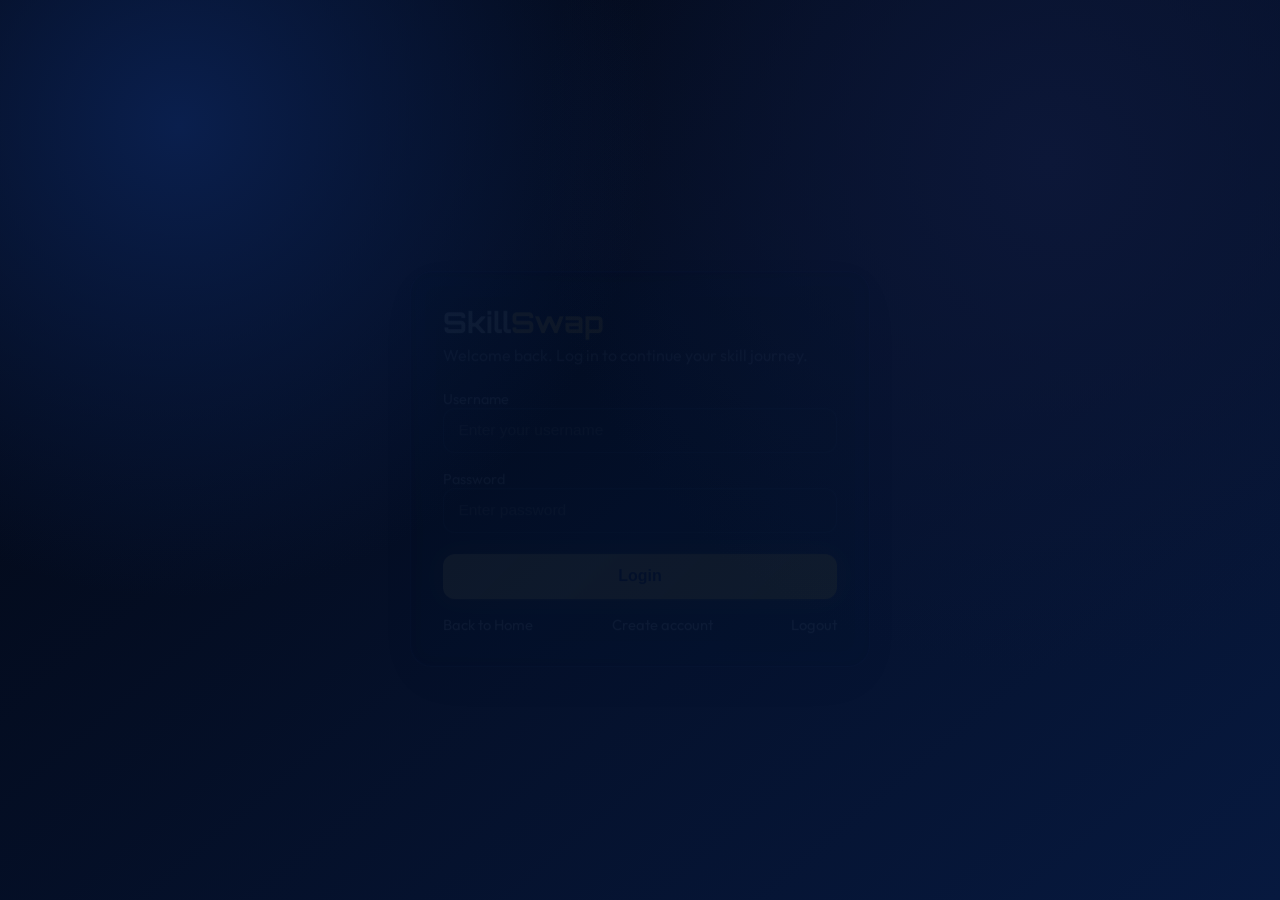
<file: cred_batch.html>
<!DOCTYPE html>
<html lang="en">
<head>
  <meta charset="UTF-8" />
  <meta http-equiv="refresh" content="0; url=creds_batch.html" />
  <title>Redirecting...</title>
</head>
<body>
  <p>Redirecting to <a href="creds_batch.html">Credits & Badges</a>...</p>
</body>
</html>
</file>
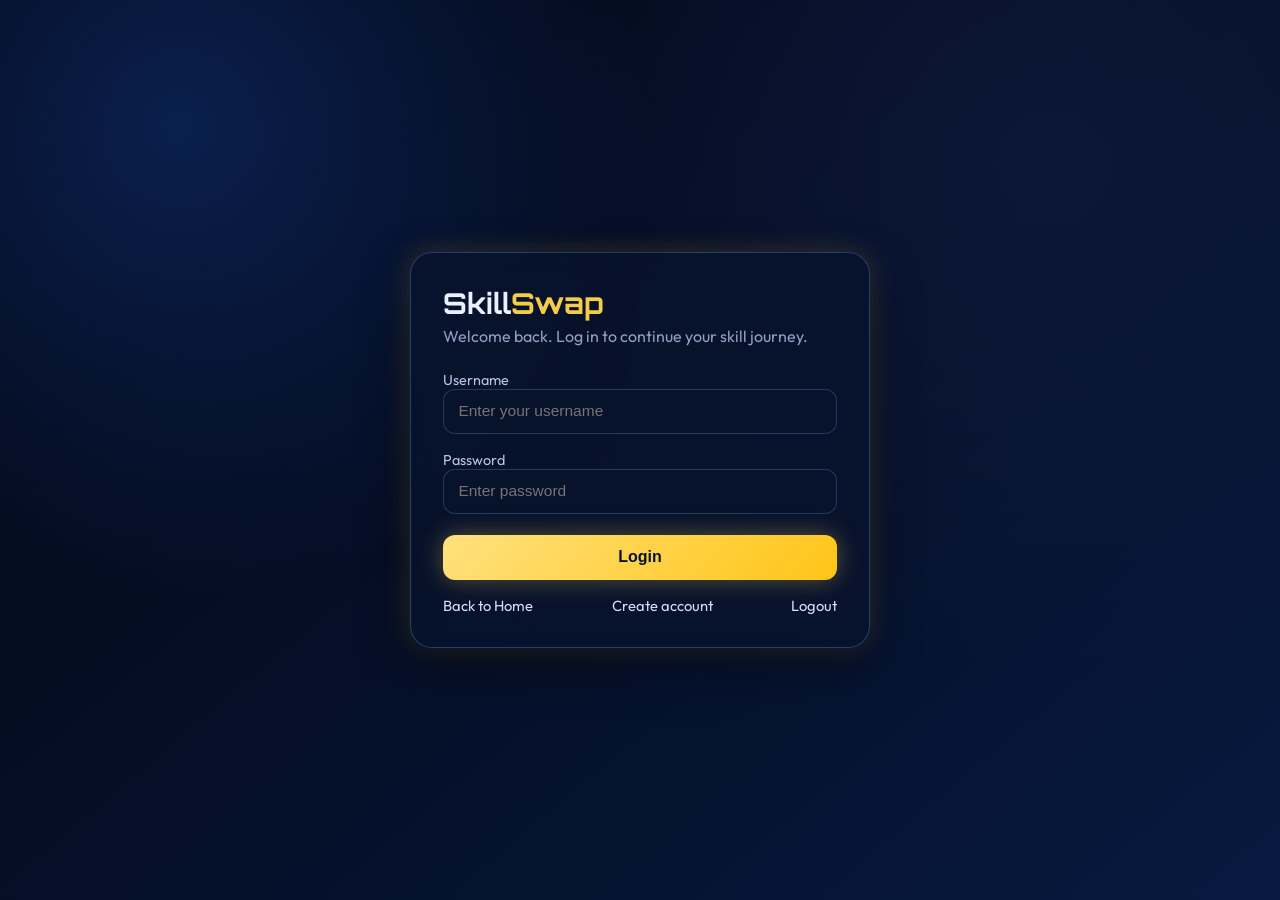
<file: creds_batch.html>
<!DOCTYPE html>
<html lang="en">
<head>
  <meta charset="UTF-8" />
  <meta name="viewport" content="width=device-width, initial-scale=1.0" />
  <title>SkillSwap | Credits & Badges</title>
  <link rel="preconnect" href="https://fonts.googleapis.com" />
  <link rel="preconnect" href="https://fonts.gstatic.com" crossorigin />
  <link href="https://fonts.googleapis.com/css2?family=Poppins:wght@300;400;500;600;700;800&family=Sora:wght@600;700&display=swap" rel="stylesheet" />
  <link rel="stylesheet" href="app-layout.css" />
</head>
<body>
  <div class="app-layout">
    <aside class="sidebar">
      <a class="brand" href="index.html">Skill<span>Swap</span></a>
      <section class="user-card">
        <p class="user-label">USERNAME</p>
        <p class="user-name" id="sidebarName">user</p>
        <p class="user-meta" id="sidebarMeta">Branch | Year</p>
      </section>
      <nav class="nav">
        <a href="dash.html" data-page="dash">Dashboard</a>
        <a href="connection.html" data-page="connections">Connections</a>
        <a href="meetings.html" data-page="meetings">Meetings</a>
        <a href="Ai_match.html" data-page="ai">AI Matching</a>
        <a href="creds_batch.html" data-page="credits">Credits & Badges</a>
        <a href="leaderboard.html" data-page="leaderboard">Leaderboard</a>
        <a href="notes.html" data-page="notes">Notes Market</a>
        <a href="consult.html" data-page="consult">Hire Consultant</a>
        <a href="profile.html" data-page="profile">Edit Profile</a>
      </nav>
      <div class="spacer"></div>
      <button id="logoutBtn" class="btn btn-gold" type="button">Logout</button>
    </aside>

    <main class="main-area">
      <section class="topbar">
        <input id="topSearch" class="search" type="search" placeholder="Search activity..." />
        <div class="top-chip">Notifications: 2</div>
        <div id="topProfileName" class="top-chip">Profile</div>
      </section>

      <section class="panel hero">
        <h1>Credits & Badge System</h1>
        <p>Track progress, badges, and redeem rewards with earned credits.</p>
      </section>

      <section class="grid">
        <article class="panel">
          <h3 style="margin:0;">Total Credits</h3>
          <p id="totalCredits" style="font-size:2rem;margin:.2rem 0;color:#ffe089;">0</p>
          <p class="muted">Current Badge: <span id="badgeName" class="badge warn">Beginner</span></p>
        </article>
        <article class="panel">
          <h3 style="margin:0;">Next Badge Progress</h3>
          <p class="muted" id="nextBadgeText">Keep helping peers to level up.</p>
          <div class="progress"><span id="badgeProgress" style="width:20%;"></span></div>
        </article>
      </section>

      <section class="panel">
        <h2 style="margin:0 0 .6rem;font-family:Sora,sans-serif;">Activity History</h2>
        <table class="table">
          <thead><tr><th>Date</th><th>Activity</th><th>Credits</th></tr></thead>
          <tbody id="historyRows"></tbody>
        </table>
      </section>

      <section class="panel">
        <h2 style="margin:0 0 .6rem;font-family:Sora,sans-serif;">Redeem Rewards</h2>
        <div id="couponGrid" class="grid"></div>
      </section>
    </main>
  </div>

  <script src="app-layout.js"></script>
  <script>
    const user = SkillSwapApp.requireAuth();
    if (!user) throw new Error("Auth required");
    SkillSwapApp.setShell(user, "credits");

    const coupons = [
      { id: 1, title: "10% Electronics Coupon", cost: 120 },
      { id: 2, title: "Beauty/Makeup Voucher", cost: 90 },
      { id: 3, title: "Stationery Kit Discount", cost: 60 },
      { id: 4, title: "Online Course Coupon", cost: 160 }
    ];

    let creditsData = null;

    function badgeFromCredits(total) {
      if (total >= 600) return "Mentor";
      if (total >= 350) return "Expert";
      if (total >= 180) return "Intermediate";
      return "Beginner";
    }

    function nextMilestone(total) {
      const marks = [180, 350, 600];
      const next = marks.find((m) => total < m);
      if (!next) return { text: "Top tier unlocked", pct: 100 };
      const prev = marks.filter((m) => m < next).pop() || 0;
      const pct = Math.max(0, Math.min(100, Math.round(((total - prev) / (next - prev)) * 100)));
      return { text: `${next - total} credits to reach ${badgeFromCredits(next)} badge`, pct };
    }

    async function loadCredits() {
      try {
        if (!user.id) throw new Error("no id");
        const data = await SkillSwapApp.api(`/credits/${user.id}`);
        creditsData = data;
      } catch {
        const key = `skillswap_credit_demo_${String(user.username).toLowerCase()}`;
        creditsData = SkillSwapApp.parseJSON(localStorage.getItem(key), null) || {
          totalCredits: 140,
          history: [
            { action: "Completed React session", credits: 30, createdAt: new Date().toISOString() },
            { action: "Helped peer with DBMS", credits: 20, createdAt: new Date(Date.now() - 86400000).toISOString() },
            { action: "Received 5-star review", credits: 10, createdAt: new Date(Date.now() - 172800000).toISOString() }
          ]
        };
        localStorage.setItem(key, JSON.stringify(creditsData));
      }
      renderCredits();
    }

    function renderCredits() {
      const total = creditsData.totalCredits || 0;
      const badge = badgeFromCredits(total);
      const next = nextMilestone(total);

      document.getElementById("totalCredits").textContent = total;
      document.getElementById("badgeName").textContent = badge;
      document.getElementById("nextBadgeText").textContent = next.text;
      document.getElementById("badgeProgress").style.width = `${next.pct}%`;

      const historyRows = document.getElementById("historyRows");
      historyRows.innerHTML = (creditsData.history || []).map((h) => `
        <tr>
          <td>${new Date(h.createdAt).toLocaleDateString()}</td>
          <td>${h.action}</td>
          <td>+${h.credits}</td>
        </tr>
      `).join("");

      const couponGrid = document.getElementById("couponGrid");
      couponGrid.innerHTML = coupons.map((c) => `
        <article class="card">
          <h3>${c.title}</h3>
          <p class="muted">Cost: ${c.cost} credits</p>
          <button class="btn ${total >= c.cost ? "btn-gold" : "btn-outline"}" data-redeem="${c.id}" ${total < c.cost ? "disabled" : ""}>Redeem</button>
        </article>
      `).join("");

      couponGrid.querySelectorAll("button[data-redeem]").forEach((btn) => {
        btn.addEventListener("click", () => redeemCoupon(Number(btn.getAttribute("data-redeem"))));
      });
    }

    async function redeemCoupon(couponId) {
      const coupon = coupons.find((c) => c.id === couponId);
      if (!coupon) return;

      try {
        if (!user.id) throw new Error("no id");
        const updated = await SkillSwapApp.api("/credits/redeem", {
          method: "POST",
          body: JSON.stringify({ userId: user.id, couponTitle: coupon.title, cost: coupon.cost })
        });
        creditsData = updated;
      } catch {
        if ((creditsData.totalCredits || 0) < coupon.cost) return;
        creditsData.totalCredits -= coupon.cost;
        creditsData.history.unshift({ action: `Redeemed: ${coupon.title}`, credits: -coupon.cost, createdAt: new Date().toISOString() });
        const key = `skillswap_credit_demo_${String(user.username).toLowerCase()}`;
        localStorage.setItem(key, JSON.stringify(creditsData));
      }
      renderCredits();
      alert(`Redeemed: ${coupon.title}`);
    }

    document.addEventListener("skillswap-search", (event) => {
      const keyword = event.detail;
      const rows = [...document.querySelectorAll("#historyRows tr")];
      rows.forEach((r) => {
        r.style.display = !keyword || r.textContent.toLowerCase().includes(keyword) ? "" : "none";
      });
    });

    loadCredits();
  </script>
</body>
</html>
</file>
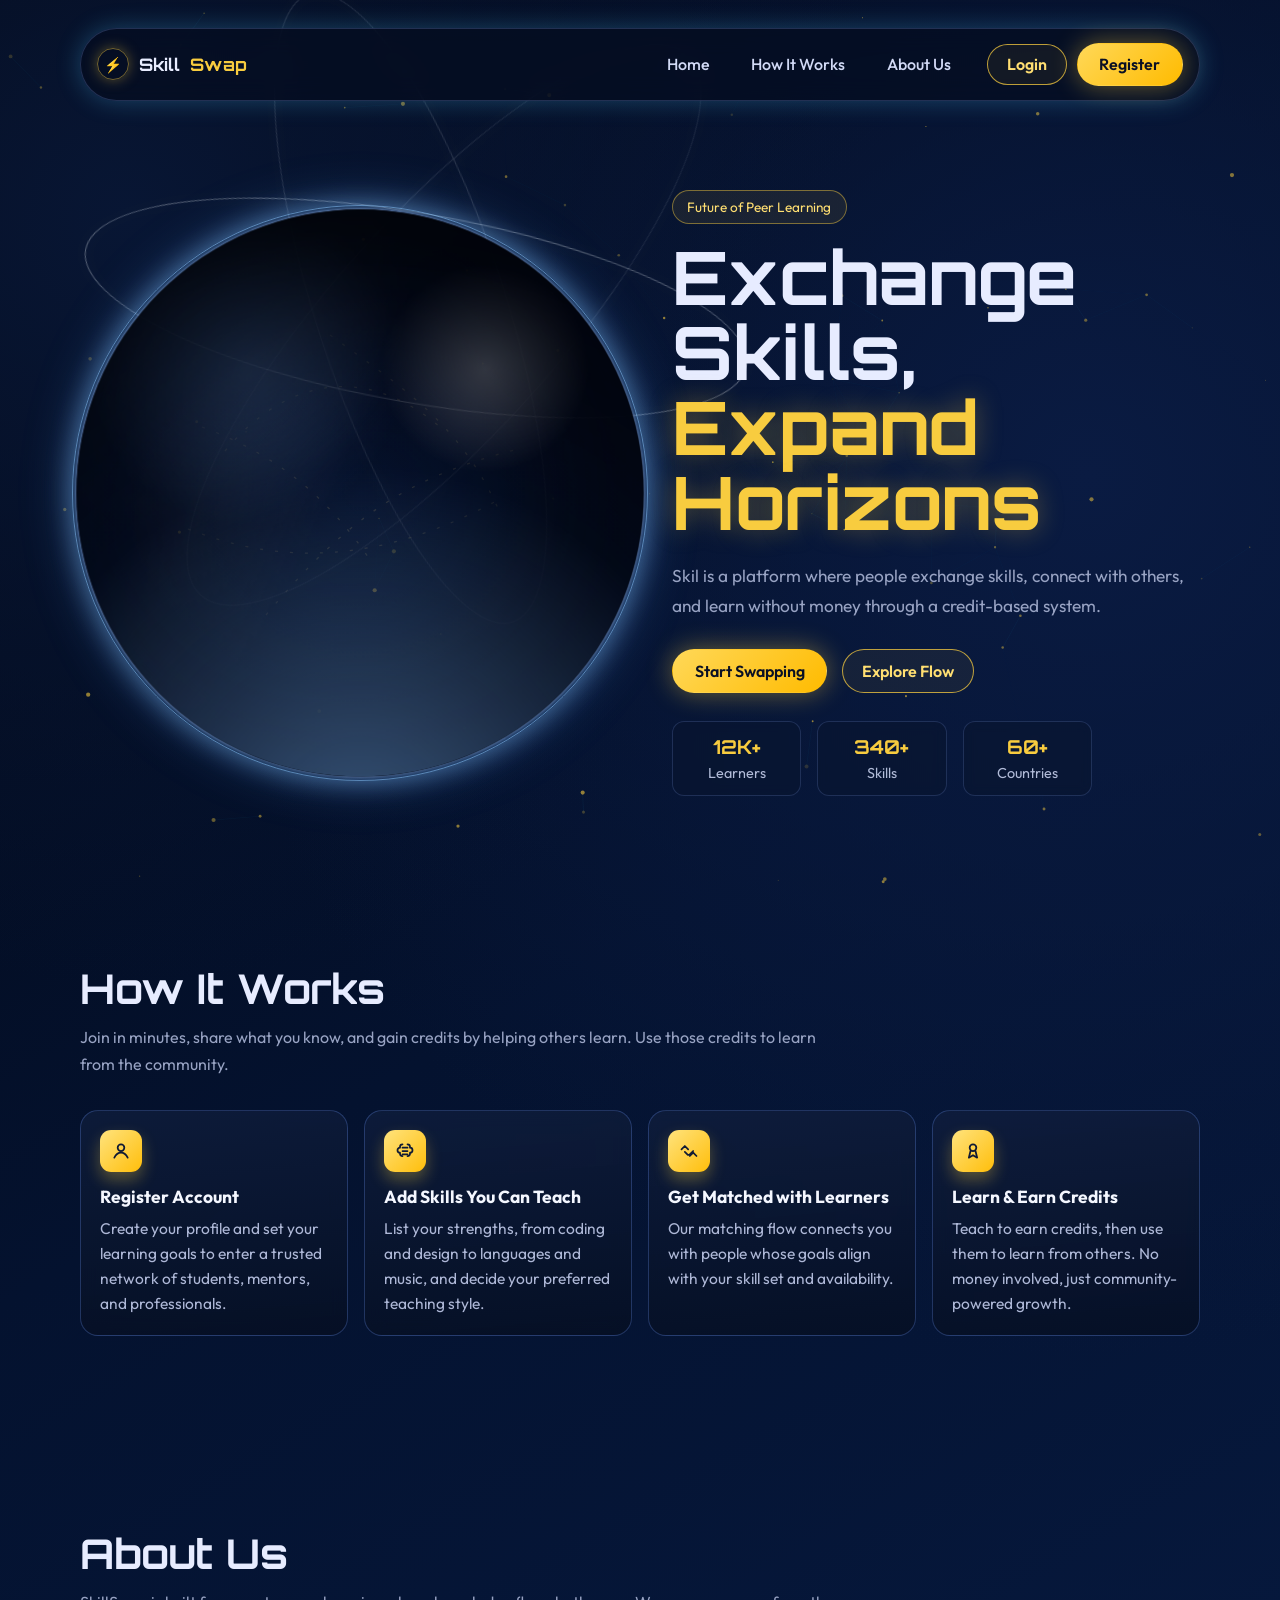
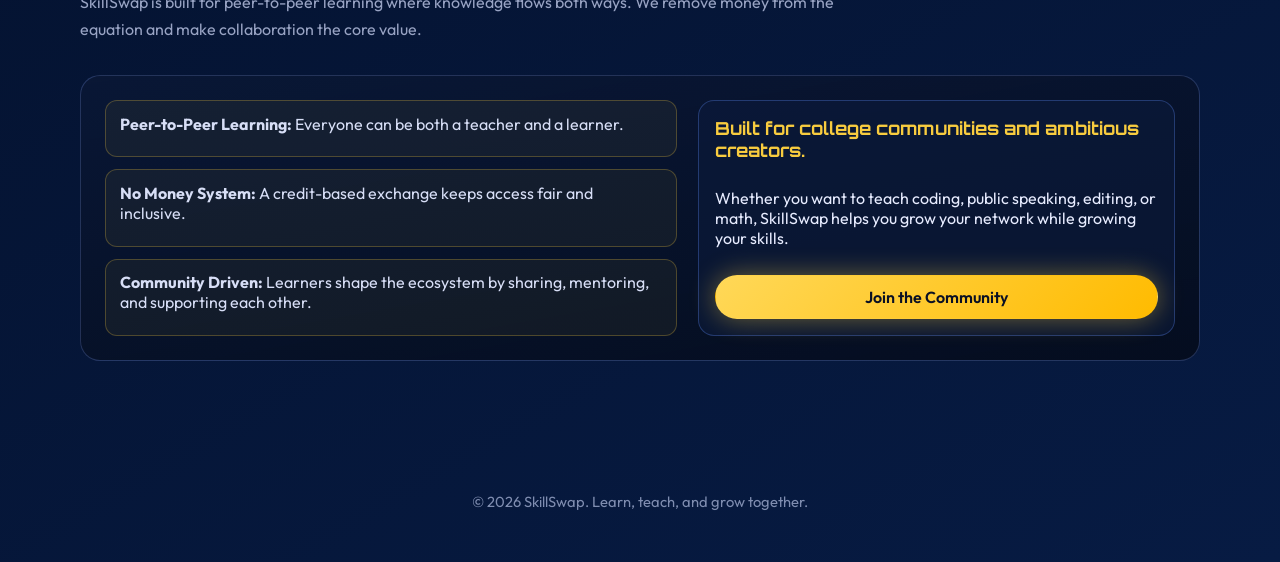
<file: dash.html>
<!DOCTYPE html>
<html lang="en">
<head>
  <meta charset="UTF-8" />
  <meta name="viewport" content="width=device-width, initial-scale=1.0" />
  <title>SkillSwap | Dashboard</title>
  <link rel="preconnect" href="https://fonts.googleapis.com" />
  <link rel="preconnect" href="https://fonts.gstatic.com" crossorigin />
  <link href="https://fonts.googleapis.com/css2?family=Poppins:wght@300;400;500;600;700;800&family=Sora:wght@600;700&display=swap" rel="stylesheet" />
  <style>
    :root {
      --bg-1: #030918;
      --bg-2: #081f4e;
      --bg-3: #0c2f70;
      --text: #eaf0ff;
      --muted: #a9b8d9;
      --gold: #f4ca4d;
      --line: rgba(244, 202, 77, 0.4);
      --panel: rgba(7, 19, 48, 0.82);
      --card: rgba(8, 27, 67, 0.78);
    }

    * { box-sizing: border-box; }

    body {
      margin: 0;
      min-height: 100vh;
      font-family: "Poppins", sans-serif;
      color: var(--text);
      background:
        radial-gradient(circle at 8% 12%, rgba(244, 202, 77, 0.12) 0%, transparent 32%),
        radial-gradient(circle at 88% 14%, rgba(89, 170, 255, 0.18) 0%, transparent 38%),
        radial-gradient(circle at 42% 92%, rgba(244, 202, 77, 0.08) 0%, transparent 30%),
        linear-gradient(145deg, var(--bg-1), var(--bg-2) 50%, var(--bg-3));
    }

    .layout {
      display: grid;
      grid-template-columns: 280px 1fr;
      min-height: 100vh;
    }

    .sidebar {
      position: sticky;
      top: 0;
      height: 100vh;
      border-right: 1px solid var(--line);
      background: linear-gradient(180deg, rgba(4, 13, 34, 0.95), rgba(8, 23, 57, 0.92));
      backdrop-filter: blur(10px);
      padding: 1rem;
      display: flex;
      flex-direction: column;
      gap: 0.85rem;
    }

    .brand {
      font-family: "Sora", sans-serif;
      font-size: 1.25rem;
      font-weight: 700;
      text-decoration: none;
      color: var(--text);
      letter-spacing: 0.3px;
    }

    .brand span { color: var(--gold); }

    .user-card {
      border: 1px solid rgba(244, 202, 77, 0.55);
      border-radius: 16px;
      background: linear-gradient(160deg, rgba(5, 16, 42, 0.95), rgba(9, 26, 64, 0.9));
      padding: 0.8rem;
      box-shadow: 0 0 16px rgba(244, 202, 77, 0.18);
      display: grid;
      gap: 0.22rem;
    }

    .user-label {
      margin: 0;
      font-size: 0.76rem;
      color: #a8b8db;
      letter-spacing: 0.6px;
      font-weight: 700;
    }

    .user-name {
      margin: 0;
      font-size: 1.35rem;
      font-weight: 800;
      color: #ffd76a;
      line-height: 1.1;
    }

    .user-meta {
      margin: 0;
      color: #c7d5f5;
      font-size: 0.88rem;
      line-height: 1.3;
    }

    .nav {
      display: grid;
      gap: 0.55rem;
    }

    .nav a {
      text-decoration: none;
      color: var(--text);
      border: 1px solid var(--line);
      border-radius: 12px;
      background: rgba(7, 23, 59, 0.85);
      padding: 0.58rem 0.75rem;
      font-weight: 600;
      font-size: 0.92rem;
      text-align: center;
      transition: transform 0.25s ease, box-shadow 0.25s ease, border-color 0.25s ease;
    }

    .nav a:hover {
      transform: translateY(-2px);
      border-color: var(--gold);
      box-shadow: 0 0 12px rgba(244, 202, 77, 0.3);
    }

    .nav a.active {
      border-color: var(--gold);
      background: rgba(244, 202, 77, 0.2);
      color: #fff5d8;
    }

    .spacer { flex: 1; }

    .btn {
      border: 1px solid transparent;
      border-radius: 999px;
      padding: 0.55rem 0.95rem;
      font-weight: 700;
      font-size: 0.86rem;
      cursor: pointer;
      transition: transform 0.25s ease, box-shadow 0.25s ease;
    }

    .btn:hover { transform: translateY(-2px); }

    .btn-gold {
      color: #1f2440;
      background: linear-gradient(135deg, #ffe08c, #f4ca4d);
      box-shadow: 0 0 16px rgba(244, 202, 77, 0.35);
    }

    .btn-outline {
      color: #eaf0ff;
      background: rgba(7, 23, 59, 0.9);
      border: 1px solid var(--line);
    }

    .btn-outline:hover {
      border-color: var(--gold);
      box-shadow: 0 0 10px rgba(244, 202, 77, 0.25);
    }

    .main {
      padding: 1.1rem;
      display: grid;
      gap: 0.9rem;
    }

    .hero {
      border: 1px solid rgba(113, 149, 235, 0.34);
      border-radius: 18px;
      background: linear-gradient(160deg, rgba(6, 20, 52, 0.85), rgba(5, 18, 45, 0.85));
      padding: 1rem;
      box-shadow: 0 12px 24px rgba(0, 0, 0, 0.24);
    }

    .hero h2 {
      margin: 0;
      font-family: "Sora", sans-serif;
      font-size: 2rem;
      line-height: 1.1;
      font-weight: 700;
    }

    .hero h2 span {
      color: var(--gold);
    }

    .hero p {
      margin: 0.5rem 0 0;
      color: var(--muted);
      font-size: 0.95rem;
    }

    .panel {
      border: 1px solid rgba(244, 202, 77, 0.34);
      border-radius: 18px;
      background: linear-gradient(160deg, var(--panel), rgba(10, 31, 73, 0.8));
      padding: 1rem;
      box-shadow: 0 14px 28px rgba(0, 0, 0, 0.28), 0 0 18px rgba(244, 202, 77, 0.14);
    }

    .title {
      margin: 0;
      font-family: "Sora", sans-serif;
      font-size: 1.4rem;
    }

    .sub {
      margin: 0.4rem 0 0;
      color: var(--muted);
      font-size: 0.92rem;
    }

    .grid {
      margin-top: 0.85rem;
      display: grid;
      grid-template-columns: repeat(2, minmax(0, 1fr));
      gap: 0.85rem;
    }

    .card {
      border: 1px solid rgba(244, 202, 77, 0.35);
      border-radius: 14px;
      background: linear-gradient(160deg, var(--card), rgba(6, 19, 49, 0.82));
      padding: 0.85rem;
      display: grid;
      gap: 0.55rem;
      box-shadow: 0 10px 22px rgba(0, 0, 0, 0.26);
      transition: transform 0.25s ease, box-shadow 0.25s ease;
    }

    .card:hover {
      transform: translateY(-4px);
      box-shadow: 0 18px 30px rgba(0, 0, 0, 0.35), 0 0 16px rgba(244, 202, 77, 0.2);
    }

    .head {
      display: flex;
      gap: 0.65rem;
      align-items: center;
    }

    .avatar {
      width: 56px;
      height: 56px;
      border-radius: 50%;
      object-fit: cover;
      border: 2px solid var(--gold);
    }

    .name {
      margin: 0;
      font-weight: 700;
      font-size: 1rem;
    }

    .meta {
      margin: 0.1rem 0 0;
      color: var(--muted);
      font-size: 0.82rem;
      line-height: 1.35;
    }

    .badge {
      display: inline-flex;
      width: fit-content;
      border-radius: 999px;
      border: 1px solid rgba(255, 230, 164, 0.5);
      padding: 0.22rem 0.6rem;
      font-size: 0.78rem;
      font-weight: 600;
      background: rgba(244, 202, 77, 0.18);
      color: #fff1bf;
    }

    .rating {
      color: #ffd76a;
      font-size: 0.9rem;
      letter-spacing: 1px;
      font-weight: 600;
    }

    .actions {
      display: flex;
      gap: 0.5rem;
      flex-wrap: wrap;
      margin-top: 0.2rem;
    }

    @media (max-width: 980px) {
      .grid { grid-template-columns: 1fr; }
    }

    @media (max-width: 860px) {
      .layout { grid-template-columns: 1fr; }
      .sidebar {
        position: static;
        height: auto;
        border-right: 0;
        border-bottom: 1px solid var(--line);
      }
      .spacer { display: none; }
    }
  </style>
</head>
<body>
  <div class="layout">
    <aside class="sidebar">
      <a href="index.html" class="brand">Skill<span>Swap</span></a>
      <section class="user-card">
        <p class="user-label">USERNAME</p>
        <p class="user-name" id="sidebarName">user</p>
        <p class="user-meta" id="sidebarMeta">Branch | Year</p>
      </section>
      <div class="nav">
        <a href="dash.html" class="active">Dashboard</a>
        <a href="connection.html">Connections</a>
        <a href="meetings.html">Meetings</a>
        <a href="Ai_match.html">AI Matching</a>
        <a href="creds_batch.html">Credits & Badges</a>
        <a href="leaderboard.html">Leaderboard</a>
        <a href="notes.html">Notes Market</a>
        <a href="consult.html">Hire Consultant</a>
        <a href="profile.html">Edit Profile</a>
      </div>
      <div class="spacer"></div>
      <button id="logoutBtn" class="btn btn-gold" type="button">Logout</button>
    </aside>

    <main class="main">
      <section class="hero">
        <h2>Hi <span id="greetUser">user</span>, your matches are ready</h2>
        <p>Recommendations are ranked by skill overlap and profile compatibility.</p>
      </section>

      <section class="panel">
        <h1 class="title">Recommendations</h1>
        <p class="sub">Find learners and mentors based on your skills, branch, and year.</p>
        <div id="recommendationGrid" class="grid"></div>
      </section>
    </main>
  </div>

  <script>
    const users = [
      {
        id: 201,
        name: "Aarav Mehta",
        photo: "https://i.pravatar.cc/120?img=12",
        profession: "Frontend Mentor",
        branch: "Computer Science Engineering",
        yearStudy: "3rd Year",
        location: "Mumbai",
        teach: ["React", "JavaScript", "UI Design"],
        learn: ["Python", "Data Structures"],
        rating: 4.9,
        matchSkill: "JavaScript"
      },
      {
        id: 202,
        name: "Riya Nair",
        photo: "https://i.pravatar.cc/120?img=32",
        profession: "ML Enthusiast",
        branch: "Artificial Intelligence and Data Science",
        yearStudy: "4th Year",
        location: "Bangalore",
        teach: ["Python", "Machine Learning", "NLP"],
        learn: ["Cloud", "UI Design"],
        rating: 4.8,
        matchSkill: "Python"
      },
      {
        id: 203,
        name: "Karan Verma",
        photo: "https://i.pravatar.cc/120?img=21",
        profession: "Core Mechanical Tutor",
        branch: "Mechanical Engineering",
        yearStudy: "3rd Year",
        location: "Pune",
        teach: ["AutoCAD", "Thermodynamics", "Matlab"],
        learn: ["Web Development"],
        rating: 4.6,
        matchSkill: "Matlab"
      },
      {
        id: 204,
        name: "Sneha Iyer",
        photo: "https://i.pravatar.cc/120?img=5",
        profession: "DSA Coach",
        branch: "Information Technology",
        yearStudy: "2nd Year",
        location: "Chennai",
        teach: ["DSA", "C++", "System Design"],
        learn: ["UI Design"],
        rating: 4.7,
        matchSkill: "DSA"
      },
      {
        id: 205,
        name: "Aditya Rao",
        photo: "https://i.pravatar.cc/120?img=18",
        photo: "https://i.pravatar.cc/120?img=18",
        profession: "Embedded Systems Mentor",
        branch: "Electronics and Communication Engineering",
        yearStudy: "4th Year",
        location: "Hyderabad",
        teach: ["Embedded C", "IoT", "PCB Design"],
        learn: ["React"],
        rating: 4.5,
        matchSkill: "IoT"
      },
      {
        id: 206,
        name: "Isha Kapoor",
        photo: "https://i.pravatar.cc/120?img=28",
        profession: "Full-Stack Learner",
        branch: "Computer Science Engineering",
        yearStudy: "1st Year",
        location: "Delhi",
        teach: ["HTML", "CSS", "Git"],
        learn: ["Node.js", "Database Design"],
        rating: 4.4,
        matchSkill: "Git"
      }
    ];

    let currentUser = null;
    try {
      currentUser = JSON.parse(localStorage.getItem("skillswap_current_user") || "null");
    } catch {
      currentUser = null;
    }

    if (!currentUser || !currentUser.username) {
      window.location.href = "index.html";
    }

    const userKey = currentUser.username.toLowerCase();
    const connectionKey = `skillswap_connections_${userKey}`;
    const profileKey = `skillswap_profile_${userKey}`;
    const API_BASE = "http://localhost:4000/api";

    localStorage.setItem("skillswap.mockUsers", JSON.stringify(users));

    async function resolveCurrentUserId() {
      return Number(currentUser?.id || 0);
    }

    function setSidebarProfile() {
      const username = currentUser.username || "user";
      let branch = "Information Technology";
      let year = "2nd Year";
      try {
        const profile = JSON.parse(localStorage.getItem(profileKey) || "{}");
        if (profile.branch) branch = profile.branch;
        if (profile.yearStudy) year = profile.yearStudy;
      } catch {
        // keep fallback
      }
      document.getElementById("sidebarName").textContent = username;
      document.getElementById("sidebarMeta").textContent = `${branch} | ${year}`;
      document.getElementById("greetUser").textContent = username;
    }

    function getConnections() {
      try {
        return JSON.parse(localStorage.getItem(connectionKey) || "[]").map((id) => Number(id)).filter(Boolean);
      } catch {
        return [];
      }
    }

    function setConnections(data) {
      const normalized = data.map((id) => Number(id)).filter(Boolean);
      localStorage.setItem(connectionKey, JSON.stringify(normalized));
    }

    function ratingStars(rating) {
      const full = Math.round(rating);
      return "★".repeat(full) + "☆".repeat(Math.max(0, 5 - full));
    }

    async function connectUser(id) {
      const targetId = Number(id);
      const current = getConnections();
      if (current.includes(targetId)) return Promise.resolve(false);

      const next = Array.from(new Set([...current, targetId]));
      const resolvedUserId = await resolveCurrentUserId();
      if (!resolvedUserId) {
        setConnections(next);
        return { success: true, fallback: true };
      }
      return fetch(`${API_BASE}/connections`, {
        method: "POST",
        headers: { "Content-Type": "application/json" },
        body: JSON.stringify({
          userId: resolvedUserId,
          connectedUserId: targetId
        })
      }).then(async (res) => {
        if (!res.ok) throw new Error("Connection save failed");
        setConnections(next);
        return res.json().catch(() => ({}));
      }).catch(() => {
        setConnections(next);
        return { success: true, fallback: true };
      });
    }

    function openProfile(user) {
      localStorage.setItem("skillswap_selected_user", JSON.stringify(user));
      const params = new URLSearchParams({ user: user.id });
      window.location.href = `view-profile.html?${params.toString()}`;
    }

    function renderRecommendations() {
      const currentId = Number((currentUser && currentUser.id) || 0);
      const list = users.filter((u) => Number(u.id) !== currentId);
      const wrap = document.getElementById("recommendationGrid");

      wrap.innerHTML = list.map((u) => `
        <article class="card">
          <div class="head">
            <img class="avatar" src="${u.photo}" alt="${u.name} profile photo" />
            <div>
              <p class="name">${u.name}</p>
              <p class="meta">${u.profession}</p>
              <p class="meta">${u.branch} | ${u.yearStudy}</p>
            </div>
          </div>
          <span class="badge">Skill match: ${u.matchSkill}</span>
          <p class="meta">${u.location}</p>
          <div class="rating">${ratingStars(u.rating)} <span style="color:#c7d5f5;font-size:0.82rem;">${u.rating.toFixed(1)}</span></div>
          <div class="actions">
            <button class="btn btn-gold" data-connect="${u.id}" type="button">Connect</button>
            <button class="btn btn-outline" data-request="${u.id}" type="button">Request Session</button>
          </div>
        </article>
      `).join("");

      wrap.querySelectorAll("button[data-connect]").forEach((btn) => {
        btn.addEventListener("click", async () => {
          const id = Number(btn.getAttribute("data-connect"));
          const user = users.find((item) => Number(item.id) === id);
          btn.disabled = true;
          btn.textContent = "Connecting...";
          try {
            await connectUser(id);
          } catch {
            // fallback already handled inside connectUser
          }
          btn.textContent = "Connected";
          if (user) {
            openProfile(user);
          }
        });
      });

      wrap.querySelectorAll("button[data-request]").forEach((btn) => {
        btn.addEventListener("click", async () => {
          const id = Number(btn.getAttribute("data-request"));
          const user = users.find((item) => Number(item.id) === id);
          await connectUser(id);
          if (user) {
            openProfile(user);
          }
        });
      });
    }

    document.getElementById("logoutBtn").addEventListener("click", () => {
      localStorage.removeItem("skillswap_current_user");
      window.location.href = "index.html";
    });

    setSidebarProfile();
    resolveCurrentUserId().finally(() => {
      setSidebarProfile();
      renderRecommendations();
    });
  </script>
</body>
</html>
</file>
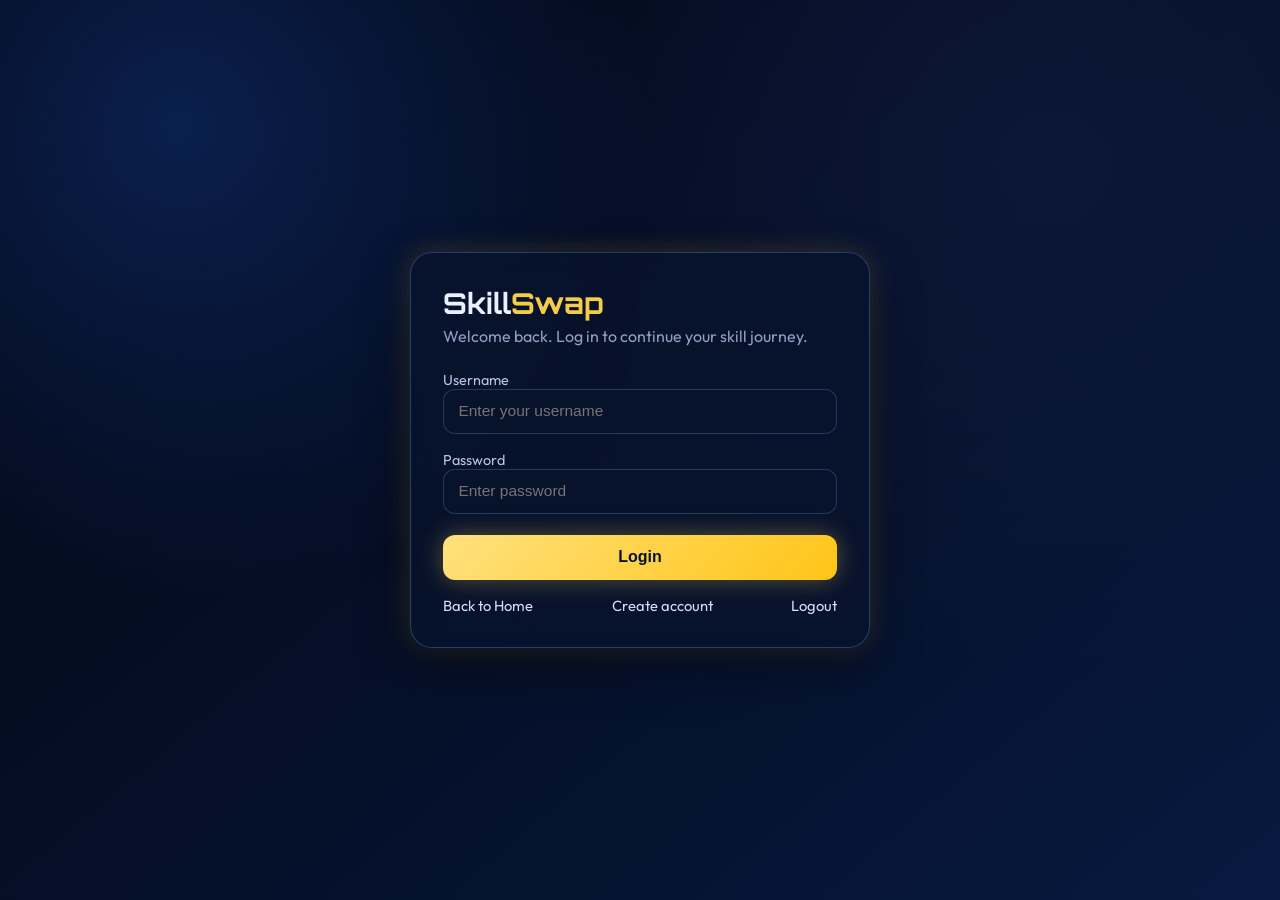
<file: leaderboard.html>
<!DOCTYPE html>
<html lang="en">
<head>
  <meta charset="UTF-8" />
  <meta name="viewport" content="width=device-width, initial-scale=1.0" />
  <title>SkillSwap | Leaderboard</title>
  <link rel="preconnect" href="https://fonts.googleapis.com" />
  <link rel="preconnect" href="https://fonts.gstatic.com" crossorigin />
  <link href="https://fonts.googleapis.com/css2?family=Poppins:wght@300;400;500;600;700;800&family=Sora:wght@600;700&display=swap" rel="stylesheet" />
  <link rel="stylesheet" href="app-layout.css" />
</head>
<body>
  <div class="app-layout">
    <aside class="sidebar">
      <a class="brand" href="index.html">Skill<span>Swap</span></a>
      <section class="user-card">
        <p class="user-label">USERNAME</p>
        <p class="user-name" id="sidebarName">user</p>
        <p class="user-meta" id="sidebarMeta">Branch | Year</p>
      </section>
      <nav class="nav">
        <a href="dash.html" data-page="dash">Dashboard</a>
        <a href="connection.html" data-page="connections">Connections</a>
        <a href="meetings.html" data-page="meetings">Meetings</a>
        <a href="Ai_match.html" data-page="ai">AI Matching</a>
        <a href="creds_batch.html" data-page="credits">Credits & Badges</a>
        <a href="leaderboard.html" data-page="leaderboard">Leaderboard</a>
        <a href="notes.html" data-page="notes">Notes Market</a>
        <a href="consult.html" data-page="consult">Hire Consultant</a>
        <a href="profile.html" data-page="profile">Edit Profile</a>
      </nav>
      <div class="spacer"></div>
      <button id="logoutBtn" class="btn btn-gold" type="button">Logout</button>
    </aside>

    <main class="main-area">
      <section class="topbar">
        <input id="topSearch" class="search" type="search" placeholder="Search leaderboard..." />
        <div class="top-chip">Notifications: 4</div>
        <div id="topProfileName" class="top-chip">Profile</div>
      </section>

      <section class="panel hero">
        <h1>Leaderboard & Achievements</h1>
        <p>Top contributors by credits with personal rank and milestones.</p>
      </section>

      <section class="grid">
        <article class="panel">
          <h2 style="margin:0 0 .6rem;font-family:Sora,sans-serif;">Top Users</h2>
          <table class="table">
            <thead><tr><th>#</th><th>Name</th><th>Credits</th><th>Badge</th></tr></thead>
            <tbody id="leaderRows"></tbody>
          </table>
        </article>

        <article class="panel">
          <h2 style="margin:0 0 .6rem;font-family:Sora,sans-serif;">Your Rank</h2>
          <p id="myRank" style="font-size:2rem;margin:.2rem 0;color:#ffe089;">#-</p>
          <p id="myCredits" class="muted">Credits: 0</p>
          <p id="myBadge" class="muted">Badge: Beginner</p>
          <div class="progress"><span id="myProgress" style="width:10%;"></span></div>

          <div style="margin-top:.8rem;" class="list" id="achievementList"></div>
        </article>
      </section>
    </main>
  </div>

  <script src="app-layout.js"></script>
  <script>
    const user = SkillSwapApp.requireAuth();
    if (!user) throw new Error("Auth required");
    SkillSwapApp.setShell(user, "leaderboard");

    function badge(credits) {
      if (credits >= 600) return "Mentor";
      if (credits >= 350) return "Expert";
      if (credits >= 180) return "Intermediate";
      return "Beginner";
    }

    function milestoneRows(credits) {
      const milestones = [
        { title: "100 Credits", ok: credits >= 100 },
        { title: "10 Sessions Completed", ok: credits >= 220 },
        { title: "Top Contributor", ok: credits >= 500 }
      ];
      return milestones.map((m) => `<div><span class="badge ${m.ok ? "ok" : "warn"}">${m.ok ? "Unlocked" : "In Progress"}</span> <span style="margin-left:.4rem;">${m.title}</span></div>`).join("");
    }

    async function loadBoard() {
      let data;
      try {
        data = await SkillSwapApp.api(`/leaderboard${user.id ? `?userId=${user.id}` : ""}`);
      } catch {
        const myCredits = 240;
        data = {
          leaderboard: [
            { name: "Riya Nair", credits: 680 },
            { name: "Aarav Mehta", credits: 530 },
            { name: "Sneha Iyer", credits: 420 },
            { name: user.username || "You", credits: myCredits },
            { name: "Karan Verma", credits: 190 }
          ]
        };
      }

      const list = (data.leaderboard || []).sort((a, b) => b.credits - a.credits);
      document.getElementById("leaderRows").innerHTML = list.map((row, idx) => `
        <tr>
          <td>${idx + 1}</td>
          <td>${row.name}</td>
          <td>${row.credits}</td>
          <td>${badge(row.credits)}</td>
        </tr>
      `).join("");

      const meName = (user.name || user.username || "").toLowerCase();
      const mine = list.find((item) => String(item.name).toLowerCase() === meName) || { name: user.username || "You", credits: 240 };
      const rank = list.findIndex((item) => item.name === mine.name) + 1;

      document.getElementById("myRank").textContent = rank > 0 ? `#${rank}` : "#-";
      document.getElementById("myCredits").textContent = `Credits: ${mine.credits}`;
      document.getElementById("myBadge").textContent = `Badge: ${badge(mine.credits)}`;
      document.getElementById("myProgress").style.width = `${Math.min(100, Math.round((mine.credits / 600) * 100))}%`;
      document.getElementById("achievementList").innerHTML = milestoneRows(mine.credits);
    }

    document.addEventListener("skillswap-search", (event) => {
      const keyword = event.detail;
      document.querySelectorAll("#leaderRows tr").forEach((row) => {
        row.style.display = !keyword || row.textContent.toLowerCase().includes(keyword) ? "" : "none";
      });
    });

    loadBoard();
  </script>
</body>
</html>
</file>
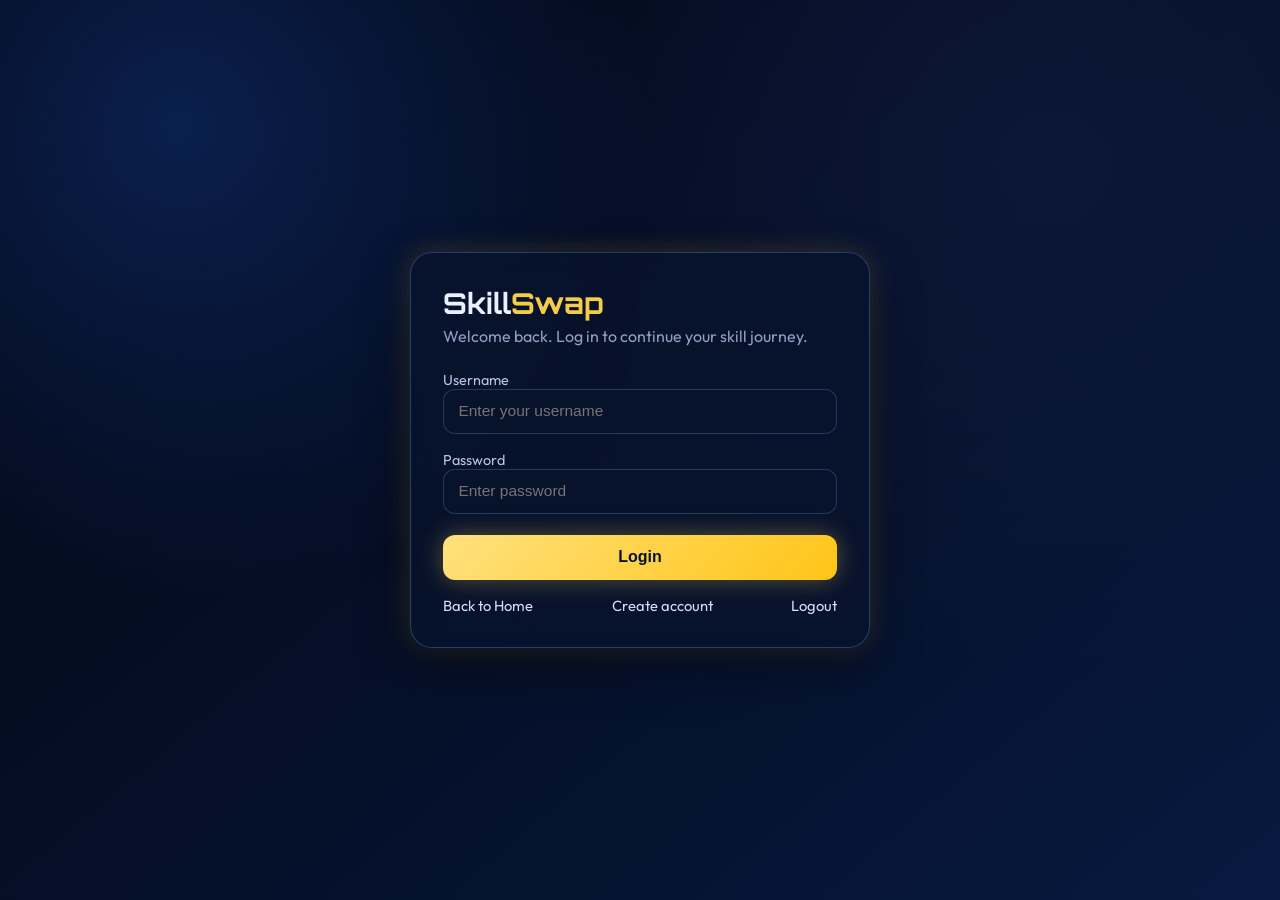
<file: login.html>
﻿<!DOCTYPE html>
<html lang="en">
<head>
  <meta charset="UTF-8" />
  <meta name="viewport" content="width=device-width, initial-scale=1.0" />
  <title>SkillSwap | Login</title>
  <link rel="preconnect" href="https://fonts.googleapis.com" />
  <link rel="preconnect" href="https://fonts.gstatic.com" crossorigin />
  <link href="https://fonts.googleapis.com/css2?family=Orbitron:wght@600;700&family=Outfit:wght@300;400;500;600&display=swap" rel="stylesheet" />
  <style>
    :root {
      --bg-a: #020611;
      --bg-b: #07193f;
      --panel: rgba(8, 19, 44, 0.8);
      --border: rgba(111, 145, 234, 0.34);
      --gold: #f5cc4a;
      --text: #eaf0ff;
      --muted: #93a0c3;
    }

    * { box-sizing: border-box; }

    body {
      margin: 0;
      min-height: 100vh;
      display: grid;
      place-items: center;
      padding: 1rem;
      font-family: "Outfit", sans-serif;
      color: var(--text);
      background: radial-gradient(circle at 14% 14%, #0a1f4d 0%, transparent 35%),
                  radial-gradient(circle at 82% 18%, #0c1738 0%, transparent 40%),
                  linear-gradient(140deg, var(--bg-a), var(--bg-b));
    }

    .auth-box {
      width: min(460px, 100%);
      border-radius: 22px;
      border: 1px solid var(--border);
      background: var(--panel);
      backdrop-filter: blur(12px);
      padding: 2rem;
      box-shadow: 0 18px 50px rgba(0, 0, 0, 0.45), 0 0 28px rgba(245, 204, 74, 0.2);
      animation: rise 0.8s ease;
    }

    .brand {
      margin: 0 0 0.3rem;
      font-family: "Orbitron", sans-serif;
      font-size: 1.8rem;
    }

    .brand span { color: var(--gold); }

    .sub {
      margin: 0 0 1.4rem;
      color: var(--muted);
    }

    form { display: grid; gap: 0.95rem; }

    label {
      font-size: 0.9rem;
      color: #b8c5e5;
    }

    input {
      width: 100%;
      border-radius: 12px;
      border: 1px solid rgba(135, 167, 251, 0.25);
      background: rgba(8, 19, 44, 0.8);
      color: var(--text);
      padding: 0.78rem 0.9rem;
      font-size: 0.97rem;
      outline: none;
      transition: border-color 0.25s ease, box-shadow 0.25s ease;
    }

    input:focus {
      border-color: rgba(245, 204, 74, 0.8);
      box-shadow: 0 0 0 3px rgba(245, 204, 74, 0.18);
    }

    .btn {
      margin-top: 0.4rem;
      border: 0;
      border-radius: 12px;
      padding: 0.82rem 1rem;
      font-size: 1rem;
      font-weight: 600;
      cursor: pointer;
      color: #07122e;
      background: linear-gradient(135deg, #ffe17d, #ffc516);
      box-shadow: 0 0 24px rgba(245, 204, 74, 0.35);
      transition: transform 0.2s ease, box-shadow 0.2s ease;
    }

    .btn:hover {
      transform: translateY(-2px);
      box-shadow: 0 10px 30px rgba(245, 204, 74, 0.35);
    }

    .links {
      display: flex;
      justify-content: space-between;
      margin-top: 1rem;
      gap: 0.7rem;
      flex-wrap: wrap;
    }

    a {
      color: #d4dcf8;
      text-decoration: none;
      font-size: 0.92rem;
    }

    a:hover { color: var(--gold); }

    @keyframes rise {
      from { opacity: 0; transform: translateY(20px); }
      to { opacity: 1; transform: translateY(0); }
    }
  </style>
</head>
<body>
  <section class="auth-box" aria-labelledby="login-title">
    <h1 class="brand" id="login-title">Skill<span>Swap</span></h1>
    <p class="sub">Welcome back. Log in to continue your skill journey.</p>

    <form id="loginForm">
      <div>
        <label for="username">Username</label>
        <input id="username" name="username" type="text" placeholder="Enter your username" required />
      </div>

      <div>
        <label for="password">Password</label>
        <input id="password" name="password" type="password" placeholder="Enter password" required />
      </div>

      <button class="btn" type="submit">Login</button>
    </form>

    <div class="links">
      <a href="index.html">Back to Home</a>
      <a href="register.html">Create account</a>
      <a href="#" id="logoutLink">Logout</a>
    </div>
  </section>

  <script>
    const loginForm = document.getElementById('loginForm');
    const logoutLink = document.getElementById('logoutLink');
    const API_BASE = 'http://localhost:4000/api';

    const sleep = (ms) => new Promise((resolve) => setTimeout(resolve, ms));
    const isNetworkError = (error) => Boolean(
      error && (
        error.name === 'TypeError' ||
        /Failed to fetch|NetworkError|ERR_CONNECTION_REFUSED|ECONNREFUSED/i.test(error.message || '')
      )
    );

    async function fetchWithRetry(url, options = {}, retries = 2, delayMs = 350) {
      let lastError = null;
      for (let attempt = 0; attempt <= retries; attempt += 1) {
        try {
          return await fetch(url, options);
        } catch (error) {
          lastError = error;
          if (attempt < retries && isNetworkError(error)) {
            await sleep(delayMs * (attempt + 1));
            continue;
          }
          throw error;
        }
      }
      throw lastError || new Error('Request failed');
    }

    const rememberedUser = localStorage.getItem('skillswap_registered_user');
    if (rememberedUser) {
      document.getElementById('username').value = rememberedUser;
    }

    const currentUser = localStorage.getItem('skillswap_current_user');
    if (currentUser) {
      try {
        const parsed = JSON.parse(currentUser);
        if (parsed && parsed.id) {
          window.location.href = String(parsed.role).toLowerCase() === 'admin' ? 'adminprof.html' : 'profile.html';
        } else {
          localStorage.removeItem('skillswap_current_user');
        }
      } catch {
        localStorage.removeItem('skillswap_current_user');
      }
    }

    loginForm.addEventListener('submit', (event) => {
      event.preventDefault();
      const usernameRaw = document.getElementById('username').value.trim();
      const username = usernameRaw.toLowerCase();
      const password = document.getElementById('password').value;

      loginForm.querySelector('button[type="submit"]').disabled = true;
      fetchWithRetry(`${API_BASE}/auth/login`, {
        method: 'POST',
        headers: { 'Content-Type': 'application/json' },
        body: JSON.stringify({ username: usernameRaw, password })
      })
        .then(async (res) => {
          const data = await res.json().catch(() => ({}));
          if (!res.ok) throw new Error(data.message || 'Login failed');
          localStorage.setItem('skillswap_current_user', JSON.stringify(data.user));
          window.location.href = String(data.user?.role || '').toLowerCase() === 'admin' ? 'adminprof.html' : 'profile.html';
        })
        .catch((error) => {
          alert(error.message || 'Login failed. Please check your username and password, then try again.');
        })
        .finally(() => {
          loginForm.querySelector('button[type="submit"]').disabled = false;
        });
    });

    logoutLink.addEventListener('click', (event) => {
      event.preventDefault();
      localStorage.removeItem('skillswap_current_user');
      window.location.href = 'index.html';
    });
  </script>
</body>
</html>
</file>
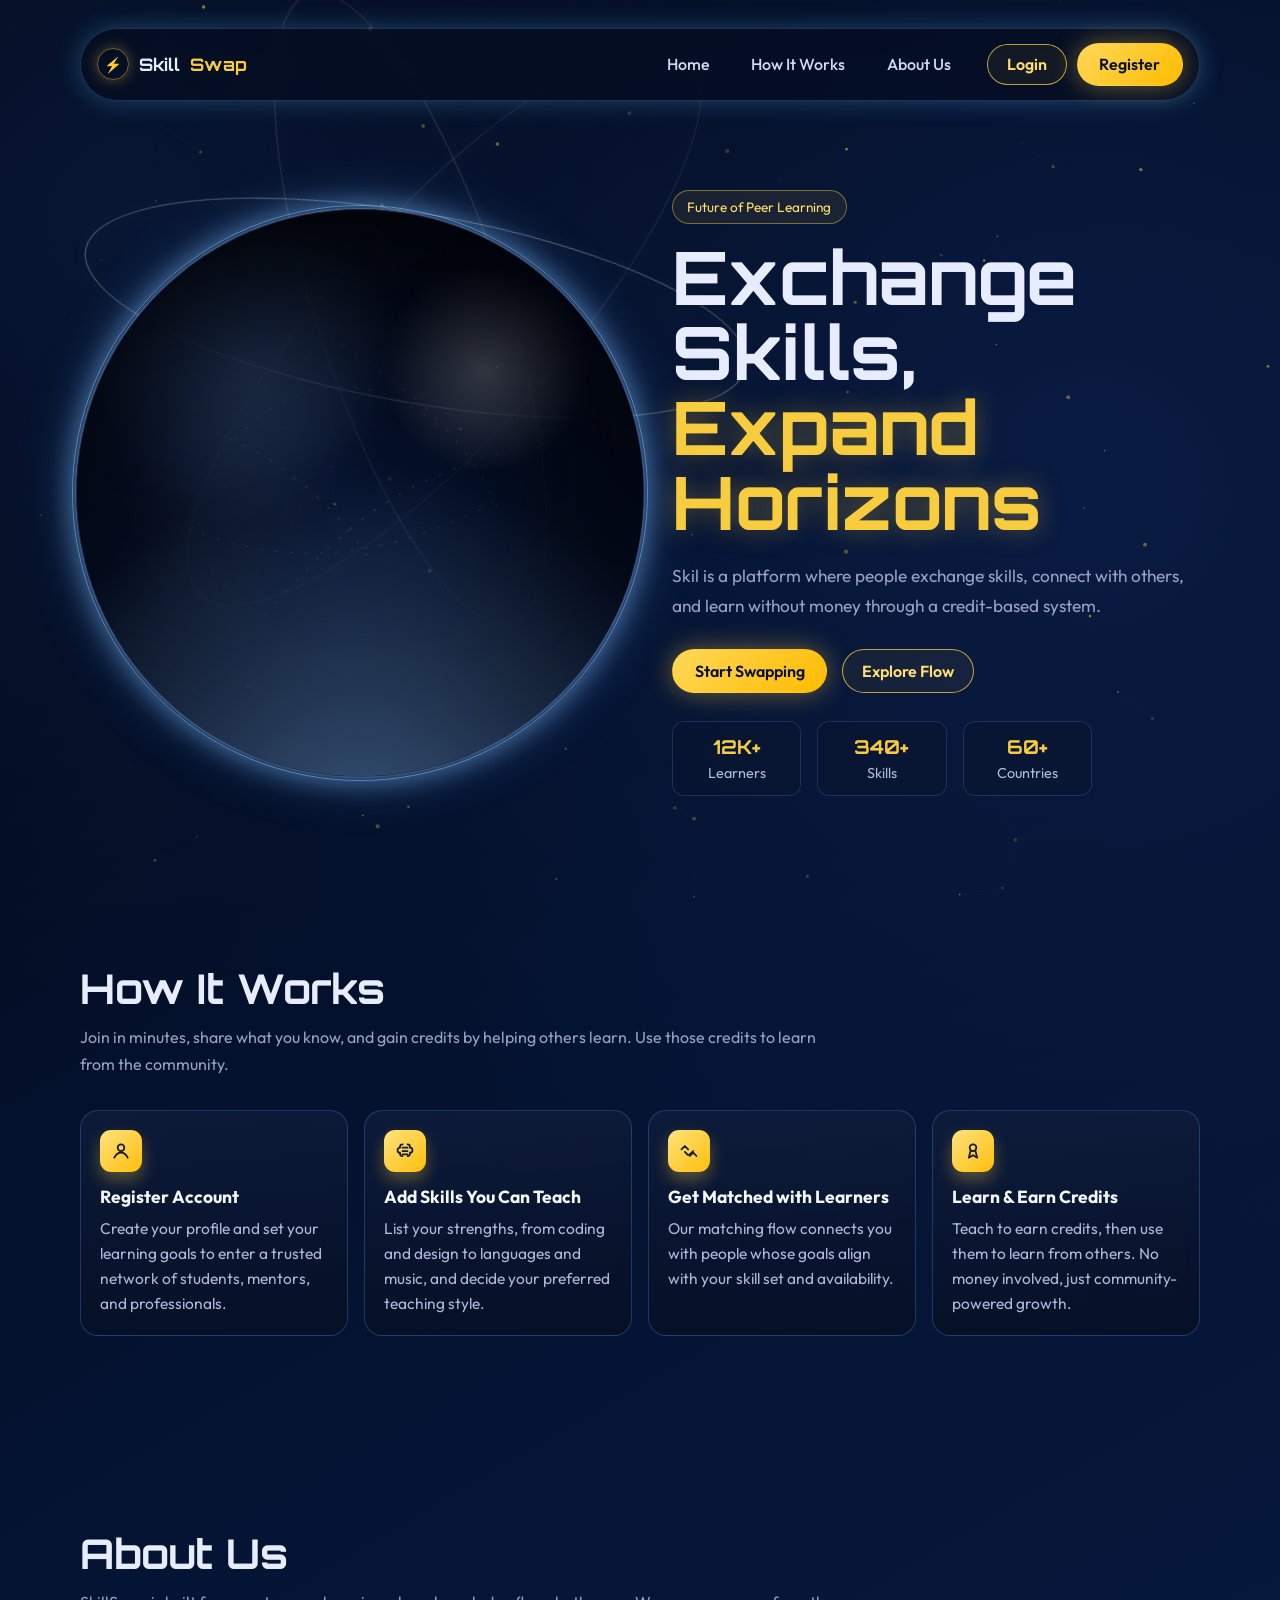
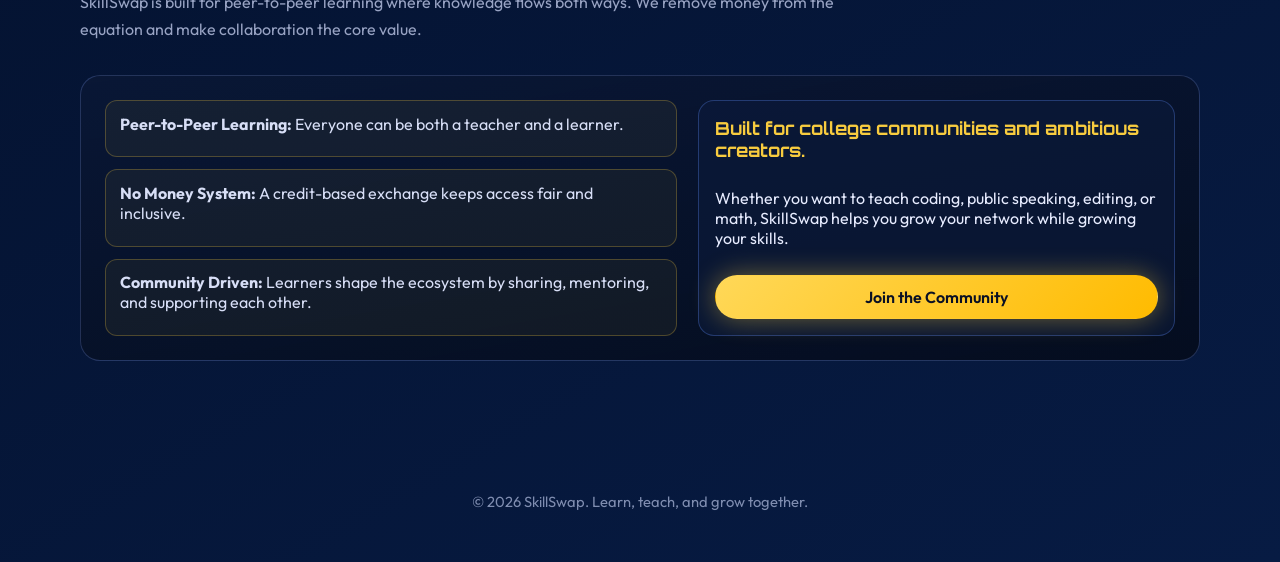
<file: meetings.html>
﻿<!DOCTYPE html>
<html lang="en">
<head>
  <meta charset="UTF-8" />
  <meta name="viewport" content="width=device-width, initial-scale=1.0" />
  <title>SkillSwap | Meetings</title>
  <link rel="preconnect" href="https://fonts.googleapis.com" />
  <link rel="preconnect" href="https://fonts.gstatic.com" crossorigin />
  <link href="https://fonts.googleapis.com/css2?family=Poppins:wght@300;400;500;600;700;800&family=Sora:wght@600;700&display=swap" rel="stylesheet" />
  <style>
    :root {
      --bg-1: #020716;
      --bg-2: #071c47;
      --bg-3: #0a2a66;
      --panel: rgba(8, 24, 62, 0.78);
      --text: #e9eeff;
      --muted: #9ba7c6;
      --gold: #f4ca4d;
      --gold-soft: #ffe07a;
      --border: rgba(244, 202, 77, 0.46);
      --line: rgba(244, 202, 77, 0.38);
      --surface: rgba(2, 14, 39, 0.9);
    }

    * { box-sizing: border-box; }
    body {
      margin: 0;
      min-height: 100vh;
      font-family: "Poppins", sans-serif;
      color: var(--text);
      background: radial-gradient(circle at 10% 10%, #081634 0%, transparent 34%),
                  radial-gradient(circle at 85% 22%, #0a1b42 0%, transparent 44%),
                  linear-gradient(150deg, var(--bg-1), var(--bg-2) 45%, var(--bg-3));
      overflow-x: hidden;
      position: relative;
    }

    .layout { display: grid; grid-template-columns: 280px 1fr; min-height: 100vh; }

    .sidebar {
      position: sticky;
      top: 0;
      height: 100vh;
      border-right: 1px solid var(--border);
      background: linear-gradient(180deg, rgba(5, 16, 42, 0.95), rgba(7, 22, 57, 0.92));
      backdrop-filter: blur(14px);
      padding: 1rem;
      display: flex;
      flex-direction: column;
      gap: 0.85rem;
    }

    .brand {
      font-family: "Sora", sans-serif;
      font-size: 1.2rem;
      text-decoration: none;
      color: var(--text);
      font-weight: 700;
    }

    .brand span { color: var(--gold); }

    .user-card {
      border: 1px solid rgba(244, 202, 77, 0.55);
      border-radius: 16px;
      background: linear-gradient(160deg, rgba(5, 16, 42, 0.95), rgba(9, 26, 64, 0.9));
      padding: 0.8rem;
      box-shadow: 0 0 16px rgba(244, 202, 77, 0.18);
      display: grid;
      gap: 0.22rem;
    }

    .user-label {
      margin: 0;
      font-size: 0.76rem;
      color: #a8b8db;
      letter-spacing: 0.6px;
      font-weight: 700;
    }

    .user-name {
      margin: 0;
      font-size: 1.35rem;
      font-weight: 800;
      color: #ffd76a;
      line-height: 1.1;
    }

    .user-meta {
      margin: 0;
      color: #c7d5f5;
      font-size: 0.88rem;
      line-height: 1.3;
    }

    .nav { display: grid; gap: 0.5rem; }

    .nav a {
      display: inline-flex;
      justify-content: center;
      align-items: center;
      text-decoration: none;
      color: var(--text);
      border: 1px solid var(--line);
      border-radius: 12px;
      background: rgba(8, 23, 59, 0.86);
      padding: 0.55rem 0.8rem;
      font-weight: 600;
      font-size: 0.92rem;
      cursor: pointer;
      width: 100%;
      text-align: center;
      transition: transform 0.25s ease, box-shadow 0.25s ease, border-color 0.25s ease;
    }

    .nav a:hover {
      background: rgba(14, 36, 85, 0.95);
      transform: translateY(-3px);
      border-color: var(--gold);
      box-shadow: 0 0 12px rgba(244, 202, 77, 0.35);
    }

    .nav a.active {
      border-color: var(--gold);
      color: #fff3c7;
      background: rgba(21, 44, 95, 0.96);
    }

    .spacer { flex: 1; }

    .btn {
      border: 1px solid transparent;
      border-radius: 999px;
      padding: 0.52rem 1rem;
      font-weight: 600;
      cursor: pointer;
      font-size: 0.85rem;
      transition: transform 0.25s ease, box-shadow 0.25s ease, border-color 0.25s ease;
    }

    .delete-meeting-btn {
      border: 1px solid rgba(220, 53, 69, 0.6);
      border-radius: 50%;
      width: 28px;
      height: 28px;
      padding: 0;
      display: inline-flex;
      align-items: center;
      justify-content: center;
      background: rgba(220, 53, 69, 0.18);
      color: #ff6b7d;
      font-weight: 700;
      line-height: 1;
      transition: transform 0.2s ease, box-shadow 0.2s ease;
    }

    .delete-meeting-btn:hover {
      transform: scale(1.05);
      box-shadow: 0 0 8px rgba(220, 53, 69, 0.35);
      background: rgba(220, 53, 69, 0.28);
    }

    .btn-gold {
      color: #1f2440;
      background: linear-gradient(135deg, #ffe08c, #f4ca4d);
      border-color: rgba(255, 223, 134, 0.7);
      box-shadow: 0 0 18px rgba(244, 202, 77, 0.28);
    }

    .btn-gold:hover {
      transform: translateY(-2px);
      box-shadow: 0 0 24px rgba(255, 211, 106, 0.5);
    }

    .btn-outline {
      border: 1px solid var(--line);
      background: rgba(2, 14, 39, 0.95);
      color: #f0f7ff;
    }

    .btn-outline:hover {
      border-color: var(--gold);
      box-shadow: 0 0 10px rgba(244, 202, 77, 0.28);
      background: rgba(7, 22, 57, 0.95);
    }

    .main { padding: 1.1rem; display: grid; gap: 0.9rem; }

    .hero {
      border: 1px solid rgba(255, 215, 0, 0.28);
      border-radius: 18px;
      background: linear-gradient(160deg, rgba(6, 20, 52, 0.85), rgba(5, 18, 45, 0.85));
      padding: 1rem;
      box-shadow: 0 12px 24px rgba(0, 0, 0, 0.24);
    }

    .hero h2 {
      margin: 0;
      font-family: "Sora", sans-serif;
      font-size: 2rem;
      line-height: 1.1;
      font-weight: 700;
    }

    .hero h2 span { color: var(--gold); }

    .hero p {
      margin: 0.5rem 0 0;
      color: var(--muted);
      font-size: 0.95rem;
    }

    .panel {
      border: 1px solid rgba(255, 215, 0, 0.3);
      border-radius: 20px;
      background: linear-gradient(155deg, rgba(2, 7, 18, 0.9), rgba(10, 26, 58, 0.86));
      padding: 1rem;
      box-shadow: 0 18px 36px rgba(0, 0, 0, 0.30), 0 0 22px rgba(255, 215, 0, 0.22);
      backdrop-filter: blur(10px);
      transition: all 0.25s ease;
    }

    .panel:hover {
      border-color: rgba(255, 215, 0, 0.6);
      box-shadow: 0 0 26px rgba(255, 215, 0, 0.40), 0 18px 38px rgba(0, 0, 0, 0.35);
      transform: translateY(-1px);
    }

    .calendar-wrap {
      border: 1px solid rgba(220, 231, 252, 0.5);
      border-radius: 16px;
      padding: 1rem 1rem 1.1rem;
      background: linear-gradient(180deg, #f7f9ff, #eef3ff);
      box-shadow: 0 12px 26px rgba(0, 0, 0, 0.22);
      transition: transform 0.25s ease, box-shadow 0.25s ease;
      width: min(100%, 980px);
      margin: 0 auto;
    }

    .calendar-wrap:hover {
      transform: translateY(-2px);
      box-shadow: 0 16px 28px rgba(0, 0, 0, 0.24);
    }

    .cal-head {
      display: flex;
      justify-content: space-between;
      align-items: center;
      gap: 0.75rem;
      margin-bottom: 0.85rem;
      font-weight: 600;
      color: #173f82;
    }

    .month-title {
      font-family: "Sora", sans-serif;
      font-size: 1.15rem;
      font-weight: 700;
      color: #173f82;
      text-align: center;
      flex: 1;
    }

    .cal-grid {
      display: grid;
      grid-template-columns: repeat(7, minmax(0, 1fr));
      gap: 2px;
      border: 1px solid #d8e2f7;
      background: #d8e2f7;
      border-radius: 8px;
      overflow: hidden;
      min-height: 320px;
    }

    .day-label,
    .date-cell {
      text-align: center;
      border-radius: 0;
      padding: 10px 0;
      font-size: 0.85rem;
    }

    .day-label {
      color: #45526f;
      font-weight: 700;
      background: #eef3ff;
      text-transform: uppercase;
      font-size: 0.74rem;
      letter-spacing: 0.3px;
    }

    .date-cell {
      border: 0;
      background: #f9fbff;
      color: #2f3954;
      cursor: pointer;
      transition: transform 0.18s ease, box-shadow 0.18s ease, border-color 0.18s ease, background 0.18s ease;
      min-height: 36px;
      display: inline-flex;
      align-items: center;
      justify-content: center;
      font-weight: 500;
      min-height: 40px;
    }

    .date-cell:hover {
      transform: translateY(-1px);
      box-shadow: inset 0 0 0 1px #8fb6ff;
      background: #edf5ff;
    }

    .date-cell.has-meeting {
      background: #ddeeff;
      color: #18437d;
      font-weight: 700;
    }

    .date-cell.selected {
      outline: 0;
      background: #b7ddff;
      color: #0f2f68;
      box-shadow: inset 0 0 0 1px #78b7ff;
      font-weight: 700;
    }

    .form {
      margin-top: 0.9rem;
      display: grid;
      grid-template-columns: repeat(2, minmax(0, 1fr));
      gap: 0.7rem;
    }

    .form .full { grid-column: 1 / -1; }

    .form label { font-size: 0.82rem; color: #aeb9d6; font-weight: 500; }

    #meetingForm input,
    #meetingForm select {
      width: 100%;
      margin-top: 0.22rem;
      border-radius: 10px;
      border: 1px solid var(--line);
      background: var(--surface);
      color: #f2f7ff;
      padding: 0.52rem 0.65rem;
      font: inherit;
      transition: border-color 0.25s ease, box-shadow 0.25s ease;
      appearance: none;
      -webkit-appearance: none;
      min-height: 40px;
    }

    #meetingForm input:focus,
    #meetingForm select:focus {
      outline: none;
      border-color: var(--gold);
      box-shadow: 0 0 10px rgba(244, 202, 77, 0.28);
    }

    #meetingForm input::placeholder {
      color: #9eb0d8;
      opacity: 0.85;
    }

    #meetingForm select {
      background-image:
        linear-gradient(45deg, transparent 50%, #f4ca4d 50%),
        linear-gradient(135deg, #f4ca4d 50%, transparent 50%);
      background-position:
        calc(100% - 18px) calc(50% - 3px),
        calc(100% - 12px) calc(50% - 3px);
      background-size: 6px 6px, 6px 6px;
      background-repeat: no-repeat;
      padding-right: 2rem;
    }

    .meeting-list {
      margin-top: 0.8rem;
      display: grid;
      gap: 0.65rem;
    }

    .meeting-item {
      border: 1px solid var(--line);
      border-radius: 12px;
      background: linear-gradient(160deg, rgba(4, 14, 39, 0.94), rgba(8, 24, 61, 0.9));
      padding: 0.75rem;
      box-shadow: 0 8px 20px rgba(0, 0, 0, 0.25), 0 0 12px rgba(244, 202, 77, 0.12);
    }

    .meeting-head {
      display: flex;
      justify-content: space-between;
      gap: 0.75rem;
      align-items: flex-start;
    }

    .delete-meeting-btn {
      width: 1.9rem;
      height: 1.9rem;
      padding: 0;
      display: inline-flex;
      align-items: center;
      justify-content: center;
      border-radius: 50%;
      border: 1px solid rgba(255, 116, 116, 0.5);
      background: rgba(255, 116, 116, 0.12);
      color: #ff6b7d;
      font-weight: 700;
      line-height: 1;
      transition: transform 0.2s ease, box-shadow 0.2s ease, background 0.2s ease;
      cursor: pointer;
      flex: 0 0 auto;
    }

    .delete-meeting-btn:hover {
      transform: scale(1.05);
      box-shadow: 0 0 8px rgba(220, 53, 69, 0.35);
      background: rgba(220, 53, 69, 0.28);
    }

    .time-row {
      display: grid;
      grid-template-columns: 1fr 1fr 92px;
      gap: 0.45rem;
    }

    .name { margin: 0 0 0.35rem; font-weight: 700; color: var(--text); }
    .meta { margin: 0; color: var(--muted); font-size: 0.84rem; }

    @media (max-width: 980px) {
      .form { grid-template-columns: 1fr; }
    }

    @media (max-width: 860px) {
      .layout { grid-template-columns: 1fr; }
      .sidebar { position: static; height: auto; border-right: 0; border-bottom: 1px solid var(--border); }
      .spacer { display: none; }
    }
  </style>
</head>
<body>
  <div class="layout">
    <aside class="sidebar">
      <a href="index.html" class="brand">Skill<span>Swap</span></a>
      <section class="user-card">
        <p class="user-label">USERNAME</p>
        <p class="user-name" id="sidebarName">user</p>
        <p class="user-meta" id="sidebarMeta">Branch | Year</p>
      </section>
      <div class="nav">
        <a href="dash.html">Dashboard</a>
        <a href="connection.html">Connections</a>
        <a href="meetings.html" class="active">Meetings</a>
        <a href="Ai_match.html">AI Matching</a>
        <a href="creds_batch.html">Credits & Badges</a>
        <a href="leaderboard.html">Leaderboard</a>
        <a href="notes.html">Notes Market</a>
        <a href="consult.html">Hire Consultant</a>
        <a href="profile.html">Edit Profile</a>
      </div>
      <div class="spacer"></div>
      <button id="logoutBtn" class="btn btn-gold" type="button">Logout</button>
    </aside>

    <main class="main">
      <section class="hero">
        <h2>Hi <span id="greetUser">user</span>, schedule your sessions</h2>
        <p>Plan upcoming swaps with your connections using the calendar and meeting form.</p>
      </section>

      <section class="panel">
        <h2 style="margin:0;font-family:Orbitron,sans-serif;">Meetings</h2>
        <p style="margin:0.35rem 0 0;color:var(--muted);">Add and track your sessions with connected users.</p>

        <div class="calendar-wrap">
          <div class="cal-head">
            <button type="button" class="btn btn-outline" id="prevMonth">Prev</button>
            <span id="monthTitle" class="month-title"></span>
            <button type="button" class="btn btn-outline" id="nextMonth">Next</button>
          </div>
          <div id="calendarGrid" class="cal-grid"></div>
        </div>

        <form id="meetingForm" class="form">
          <div>
            <label for="teacherName">Teacher Name</label>
            <select id="teacherName" required></select>
          </div>
          <div>
            <label for="skillLearn">Skill You Will Learn</label>
            <input id="skillLearn" type="text" required />
          </div>
          <div>
            <label for="skillTeach">Skill You Will Teach</label>
            <input id="skillTeach" type="text" required />
          </div>
          <div>
            <label for="meetingDate">Date</label>
            <input id="meetingDate" type="date" required />
          </div>
          <div>
            <label for="meetingHour">Time</label>
            <div class="time-row">
              <input id="meetingHour" type="number" min="1" max="12" placeholder="HH" required />
              <input id="meetingMinute" type="number" min="0" max="59" placeholder="MM" required />
              <select id="meetingPeriod" required>
                <option value="AM">AM</option>
                <option value="PM">PM</option>
              </select>
            </div>
          </div>
          <div>
            <label for="meetingLink">Meeting Link</label>
            <input id="meetingLink" type="url" required />
          </div>
          <div class="full">
            <button type="submit" class="btn btn-gold">Add Meeting</button>
          </div>
        </form>

        <div id="meetingDetails" class="meeting-list"></div>
      </section>
    </main>
  </div>

  <script>
    const users = [
      { id: 201, name: "Aarav Mehta" },
      { id: 202, name: "Riya Nair" },
      { id: 203, name: "Karan Verma" },
      { id: 204, name: "Sneha Iyer" },
      { id: 205, name: "Aditya Rao" },
      { id: 206, name: "Isha Kapoor" }
    ];

    let currentUser = null;
    try { currentUser = JSON.parse(localStorage.getItem("skillswap_current_user") || "null"); } catch { currentUser = null; }
    if (!currentUser || !currentUser.username) window.location.href = "index.html";

    const API_BASE = "http://localhost:4000/api";
    const userKey = currentUser.username.toLowerCase();
    const connectionKey = `skillswap_connections_${userKey}`;
    const meetingKey = `skillswap_meetings_${userKey}`;
    const profileKey = `skillswap_profile_${userKey}`;
    let connectionsData = [];
    let meetingsData = [];

    async function resolveCurrentUserId() {
      return Number(currentUser?.id || 0);
    }

    function padTimePart(value) {
      return String(Math.max(0, Number(value) || 0)).padStart(2, "0");
    }

    function formatMeetingTime(value) {
      if (!value) return "";
      const text = String(value).trim();
      if (!text) return "";
      if (/\b(am|pm)\b/i.test(text)) return text.toUpperCase();
      const match = text.match(/^(\d{1,2}):(\d{2})(?::\d{2})?$/);
      if (!match) return text;
      let hour = Number(match[1]);
      const minute = padTimePart(match[2]);
      const period = hour >= 12 ? "PM" : "AM";
      hour %= 12;
      if (hour === 0) hour = 12;
      return `${hour}:${minute} ${period}`;
    }

    function buildMeetingTime24() {
      const hour = Math.min(12, Math.max(1, Number(document.getElementById("meetingHour").value) || 0));
      const minute = Math.min(59, Math.max(0, Number(document.getElementById("meetingMinute").value) || 0));
      const period = document.getElementById("meetingPeriod").value;
      let normalizedHour = hour % 12;
      if (period === "PM") normalizedHour += 12;
      if (period === "AM" && hour === 12) normalizedHour = 0;
      return `${padTimePart(normalizedHour)}:${padTimePart(minute)}:00`;
    }

    function setSidebarProfile() {
      const username = currentUser.username || "user";
      let branch = "Information Technology";
      let year = "2nd Year";
      try {
        const profile = JSON.parse(localStorage.getItem(profileKey) || "{}");
        if (profile.branch) branch = profile.branch;
        if (profile.yearStudy) year = profile.yearStudy;
      } catch {
        // fallback
      }
      document.getElementById("sidebarName").textContent = username;
      document.getElementById("sidebarMeta").textContent = `${branch} | ${year}`;
      document.getElementById("greetUser").textContent = username;
    }

    function getConnections() {
      try { return JSON.parse(localStorage.getItem(connectionKey) || "[]").map((id) => Number(id)).filter(Boolean); } catch { return []; }
    }

    function getMeetings() {
      try { return JSON.parse(localStorage.getItem(meetingKey) || "[]"); } catch { return []; }
    }

    function setMeetings(data) {
      meetingsData = data;
      localStorage.setItem(meetingKey, JSON.stringify(data));
    }

    const monthTitle = document.getElementById("monthTitle");
    const calendarGrid = document.getElementById("calendarGrid");
    const meetingDetails = document.getElementById("meetingDetails");
    const teacherName = document.getElementById("teacherName");
    const meetingDateInput = document.getElementById("meetingDate");

    let currentMonth = new Date();
    let selectedDate = "";

    function renderTeacherOptions() {
      const ids = connectionsData.length ? connectionsData.map((c) => Number(c.connectedUserId)) : getConnections();
      const connectedUsers = users.filter((u) => ids.includes(Number(u.id)));
      teacherName.innerHTML = connectedUsers.length
        ? connectedUsers.map((u) => `<option value="${u.id}">${u.name}</option>`).join("")
        : '<option value="">No connections yet</option>';
    }

    function renderCalendar() {
      const meetings = meetingsData.length ? meetingsData : getMeetings();
      const month = currentMonth.getMonth();
      const year = currentMonth.getFullYear();
      const first = new Date(year, month, 1);
      const last = new Date(year, month + 1, 0);
      const daysInMonth = last.getDate();
      const startDay = first.getDay();

      monthTitle.textContent = currentMonth.toLocaleString("default", { month: "long", year: "numeric" });

      const labels = ["Sun", "Mon", "Tue", "Wed", "Thu", "Fri", "Sat"];
      let html = labels.map((d) => `<div class="day-label">${d}</div>`).join("");

      for (let i = 0; i < startDay; i += 1) {
        html += '<div class="date-cell" style="visibility:hidden;">0</div>';
      }

      for (let d = 1; d <= daysInMonth; d += 1) {
        const dateStr = `${year}-${String(month + 1).padStart(2, "0")}-${String(d).padStart(2, "0")}`;
        const hasMeeting = meetings.some((m) => m.date === dateStr);
        const isSelected = selectedDate === dateStr;
        html += `<button type="button" class="date-cell ${hasMeeting ? "has-meeting" : ""} ${isSelected ? "selected" : ""}" data-date="${dateStr}">${d}</button>`;
      }

      calendarGrid.innerHTML = html;

      calendarGrid.querySelectorAll(".date-cell[data-date]").forEach((btn) => {
        btn.addEventListener("click", () => {
          selectedDate = btn.getAttribute("data-date");
          meetingDateInput.value = selectedDate;
          renderCalendar();
          renderMeetingDetails();
        });
      });
    }

    function renderMeetingDetails() {
      const meetings = meetingsData.length ? meetingsData : getMeetings();
      const filtered = selectedDate ? meetings.filter((m) => m.meetingDate === selectedDate || m.date === selectedDate) : meetings;

      if (!filtered.length) {
        meetingDetails.innerHTML = '<p style="color:#b7c8ec;">No meetings for selected date.</p>';
        return;
      }

      meetingDetails.innerHTML = filtered.map((m) => `
        <article class="meeting-item">
          <div class="meeting-head">
            <div>
              <p class="name">${m.teacherName}</p>
              <p class="meta">Learn: ${m.skillLearn || ""} | Teach: ${m.skillTeach || ""}</p>
              <p class="meta">${m.meetingDate || m.date} at ${formatMeetingTime(m.meetingTime || m.time || "")}</p>
            </div>
            <button class="btn delete-meeting-btn" data-delete-meeting="${m.id}" title="Cancel meeting">✕</button>
          </div>
          <div style="margin-top:0.55rem;">
            <a class="btn btn-outline" href="${m.meetingLink || m.link}" target="_blank" rel="noopener">Open Meeting Link</a>
          </div>
        </article>
      `).join("");

      meetingDetails.querySelectorAll("button[data-delete-meeting]").forEach((btn) => {
        btn.addEventListener("click", async () => {
          const meetingId = btn.getAttribute("data-delete-meeting");
          if (!meetingId) return;

          if (!confirm("Are you sure you want to delete this meeting?")) return;

          const isLocalMeeting = isNaN(Number(meetingId));

          if (isLocalMeeting) {
            const meetings = getMeetings();
            const updatedMeetings = meetings.filter(m => String(m.id) !== String(meetingId));
            setMeetings(updatedMeetings);
            renderCalendar();
            renderMeetingDetails();
          } else {
            try {
              const response = await fetch(`${API_BASE}/meetings/${meetingId}`, {
                method: "DELETE"
              });

              if (response.ok) {
                if (meetingsData.length) {
                  meetingsData = meetingsData.filter(m => Number(m.id) !== Number(meetingId));
                }
                renderCalendar();
                renderMeetingDetails();
              } else {
                alert("Failed to delete meeting. Please try again.");
              }
            } catch (error) {
              console.error("Error deleting meeting:", error);
              alert("Error deleting meeting. Please try again.");
            }
          }
        });
      });
    }

  document.getElementById("meetingForm").addEventListener("submit", async (event) => {
      event.preventDefault();

      const teacherId = Number(teacherName.value);
      const teacher = users.find((u) => Number(u.id) === teacherId);
      if (!teacher) {
        alert("Connect with a user first to schedule meetings.");
        return;
      }

      const data = {
        teacherUserId: teacherId,
        teacherName: teacher.name,
        skillLearn: document.getElementById("skillLearn").value.trim(),
        skillTeach: document.getElementById("skillTeach").value.trim(),
        meetingDate: document.getElementById("meetingDate").value,
        meetingTime: buildMeetingTime24(),
        meetingTimeDisplay: `${padTimePart(document.getElementById("meetingHour").value)}:${padTimePart(document.getElementById("meetingMinute").value)} ${document.getElementById("meetingPeriod").value}`,
        meetingLink: document.getElementById("meetingLink").value.trim()
      };

      try {
        const resolvedUserId = await resolveCurrentUserId();
        if (resolvedUserId) {
          await fetch(`${API_BASE}/meetings`, {
            method: "POST",
            headers: { "Content-Type": "application/json" },
            body: JSON.stringify({ userId: resolvedUserId, ...data })
          });
          const response = await fetch(`${API_BASE}/meetings/${resolvedUserId}`);
          const payload = await response.json();
          meetingsData = payload.meetings || [];
        } else {
          const meetings = getMeetings();
          meetings.push({
            id: Date.now() + Math.random(), // Generate unique ID for local meetings
            teacherId,
            teacherName: teacher.name,
            skillLearn: data.skillLearn,
            skillTeach: data.skillTeach,
            date: data.meetingDate,
            time: data.meetingTimeDisplay,
            meetingTime: data.meetingTime,
            link: data.meetingLink
          });
          setMeetings(meetings);
        }
      } catch {
        const meetings = getMeetings();
        meetings.push({
          id: Date.now() + Math.random(), // Generate unique ID for local meetings
          teacherId,
          teacherName: teacher.name,
          skillLearn: data.skillLearn,
          skillTeach: data.skillTeach,
          date: data.meetingDate,
          time: data.meetingTimeDisplay,
          meetingTime: data.meetingTime,
          link: data.meetingLink
        });
        setMeetings(meetings);
      }

      selectedDate = data.meetingDate;

      event.target.reset();
      renderCalendar();
      renderMeetingDetails();
    });

    document.getElementById("prevMonth").addEventListener("click", () => {
      currentMonth = new Date(currentMonth.getFullYear(), currentMonth.getMonth() - 1, 1);
      renderCalendar();
    });

    document.getElementById("nextMonth").addEventListener("click", () => {
      currentMonth = new Date(currentMonth.getFullYear(), currentMonth.getMonth() + 1, 1);
      renderCalendar();
    });

    document.getElementById("logoutBtn").addEventListener("click", () => {
      localStorage.removeItem("skillswap_current_user");
      window.location.href = "index.html";
    });

    async function initMeetingsPage() {
      setSidebarProfile();

      try {
        const resolvedUserId = await resolveCurrentUserId();
        if (resolvedUserId) {
          const [connectionsRes, meetingsRes] = await Promise.all([
            fetch(`${API_BASE}/connections/${resolvedUserId}`),
            fetch(`${API_BASE}/meetings/${resolvedUserId}`)
          ]);

          const connectionsPayload = await connectionsRes.json().catch(() => ({}));
          const meetingsPayload = await meetingsRes.json().catch(() => ({}));
          connectionsData = connectionsPayload.connections || [];
          meetingsData = meetingsPayload.meetings || [];
        } else {
          connectionsData = getConnections().map((id) => ({ connectedUserId: Number(id) }));
          meetingsData = getMeetings();
        }
      } catch {
        connectionsData = getConnections().map((id) => ({ connectedUserId: Number(id) }));
        meetingsData = getMeetings();
      }

      renderTeacherOptions();
      renderCalendar();
      renderMeetingDetails();
    }

    initMeetingsPage();
  </script>
</body>
</html>
</file>
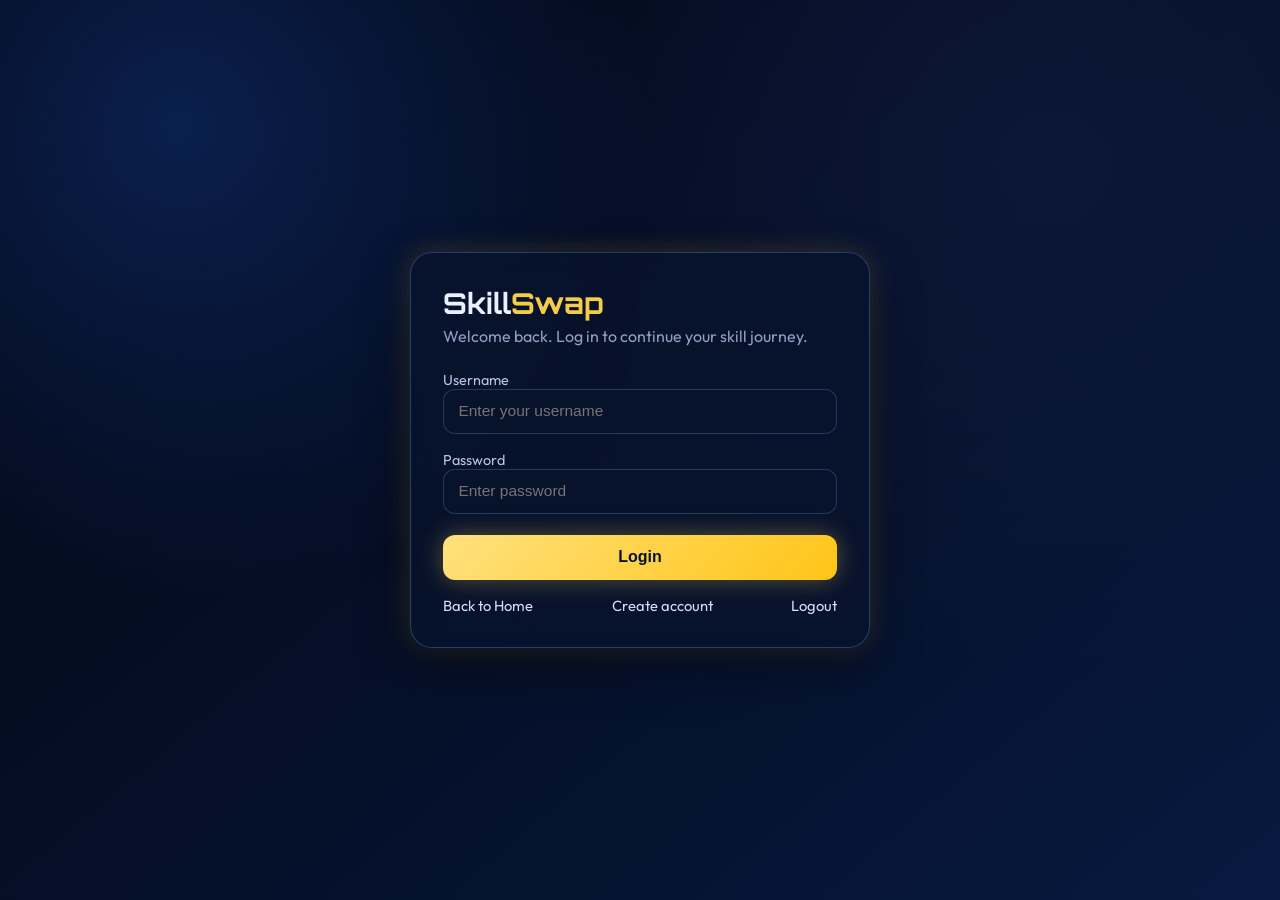
<file: notes.html>
<!DOCTYPE html>
<html lang="en">
<head>
  <meta charset="UTF-8" />
  <meta name="viewport" content="width=device-width, initial-scale=1.0" />
  <title>SkillSwap | Notes Marketplace</title>
  <link rel="preconnect" href="https://fonts.googleapis.com" />
  <link rel="preconnect" href="https://fonts.gstatic.com" crossorigin />
  <link href="https://fonts.googleapis.com/css2?family=Poppins:wght@300;400;500;600;700;800&family=Sora:wght@600;700&display=swap" rel="stylesheet" />
  <link rel="stylesheet" href="app-layout.css" />
</head>
<body>
  <div class="app-layout">
    <aside class="sidebar">
      <a class="brand" href="index.html">Skill<span>Swap</span></a>
      <section class="user-card">
        <p class="user-label">USERNAME</p>
        <p class="user-name" id="sidebarName">user</p>
        <p class="user-meta" id="sidebarMeta">Branch | Year</p>
      </section>
      <nav class="nav">
        <a href="dash.html" data-page="dash">Dashboard</a>
        <a href="connection.html" data-page="connections">Connections</a>
        <a href="meetings.html" data-page="meetings">Meetings</a>
        <a href="Ai_match.html" data-page="ai">AI Matching</a>
        <a href="creds_batch.html" data-page="credits">Credits & Badges</a>
        <a href="leaderboard.html" data-page="leaderboard">Leaderboard</a>
        <a href="notes.html" data-page="notes">Notes Market</a>
        <a href="consult.html" data-page="consult">Hire Consultant</a>
        <a href="profile.html" data-page="profile">Edit Profile</a>
      </nav>
      <div class="spacer"></div>
      <button id="logoutBtn" class="btn btn-gold" type="button">Logout</button>
    </aside>

    <main class="main-area">
      <section class="topbar">
        <input id="topSearch" class="search" type="search" placeholder="Search notes by title/subject..." />
        <div class="top-chip">Notifications: 1</div>
        <div id="topProfileName" class="top-chip">Profile</div>
      </section>

      <section class="panel hero">
        <h1>Notes Marketplace</h1>
        <p>Upload and sell engineering notes with mock buy flow.</p>
      </section>

      <section class="panel">
        <h2 style="margin:0 0 .6rem;font-family:Sora,sans-serif;">Sell Notes</h2>
        <div class="row-3">
          <input id="noteTitle" class="input" placeholder="Title" />
          <input id="noteSubject" class="input" placeholder="Subject (Python/DBMS/Math...)" />
          <input id="notePrice" class="input" type="number" min="0" placeholder="Price" />
        </div>
        <div style="margin-top:.6rem;" class="row">
          <input id="noteFile" class="input" type="file" accept=".pdf,image/*" />
          <button id="uploadNote" class="btn btn-gold" type="button">Upload Note</button>
        </div>
      </section>

      <section class="panel">
        <div class="row-3">
          <input id="filterQuery" class="input" placeholder="Search..." />
          <select id="filterSubject" class="select">
            <option value="">All Subjects</option>
            <option>Python</option>
            <option>DBMS</option>
            <option>Math</option>
            <option>OS</option>
            <option>DSA</option>
          </select>
          <button id="applyFilter" class="btn btn-outline" type="button">Apply Filter</button>
        </div>
        <div id="notesGrid" class="grid" style="margin-top:.7rem;"></div>
      </section>
    </main>
  </div>
  <div id="previewModal" style="position:fixed;inset:0;background:rgba(2,8,20,.72);display:none;align-items:center;justify-content:center;z-index:99;">
    <div class="panel" style="width:min(520px,92%);">
      <h3 id="modalTitle" style="margin:0 0 .45rem;"></h3>
      <p id="modalSubject" class="muted"></p>
      <p id="modalPrice" class="muted"></p>
      <p id="modalFile" class="muted"></p>
      <div style="display:flex;justify-content:flex-end;margin-top:.7rem;">
        <button id="closeModal" class="btn btn-outline" type="button">Close</button>
      </div>
    </div>
  </div>
  <div id="toastWrap" class="toast-wrap"></div>

  <script src="app-layout.js"></script>
  <script>
    const user = SkillSwapApp.requireAuth();
    if (!user) throw new Error("Auth required");
    SkillSwapApp.setShell(user, "notes");

    const notesGrid = document.getElementById("notesGrid");
    const previewModal = document.getElementById("previewModal");
    let notes = [];

    const fallbackKey = "skillswap_notes_demo";

    function toast(message) {
      const wrap = document.getElementById("toastWrap");
      const el = document.createElement("div");
      el.className = "toast ok";
      el.textContent = message;
      wrap.appendChild(el);
      setTimeout(() => el.remove(), 2200);
    }

    async function loadNotes() {
      const subject = document.getElementById("filterSubject").value;
      const q = document.getElementById("filterQuery").value.trim();

      try {
        const data = await SkillSwapApp.api(`/notes?subject=${encodeURIComponent(subject)}&q=${encodeURIComponent(q)}`);
        notes = data.notes || [];
      } catch {
        const demo = SkillSwapApp.parseJSON(localStorage.getItem(fallbackKey), null) || [
          { id: 1, title: "Python Unit 3 Notes", subject: "Python", price: 45, sellerName: "Riya" },
          { id: 2, title: "DBMS Quick Revision", subject: "DBMS", price: 50, sellerName: "Aarav" },
          { id: 3, title: "Engineering Math Cheatsheet", subject: "Math", price: 30, sellerName: "Sneha" }
        ];
        localStorage.setItem(fallbackKey, JSON.stringify(demo));
        notes = demo.filter((n) => (!subject || n.subject === subject) && (!q || `${n.title} ${n.subject}`.toLowerCase().includes(q.toLowerCase())));
      }
      renderNotes();
    }

    function renderNotes() {
      if (!notes.length) {
        notesGrid.innerHTML = '<p class="muted">No notes found.</p>';
        return;
      }

      notesGrid.innerHTML = notes.map((n) => `
        <article class="card">
          <h3>${n.title}</h3>
          <p class="muted">Subject: ${n.subject}</p>
          <p class="muted">Seller: ${n.sellerName || "User"}</p>
          <p style="margin:.2rem 0 .6rem;"><strong>Rs ${n.price}</strong></p>
          <div style="display:flex;gap:.5rem;flex-wrap:wrap;">
            <button class="btn btn-gold" data-buy="${n.id}" type="button">Buy (Mock)</button>
            <button class="btn btn-outline" data-view="${n.id}" type="button">View</button>
          </div>
        </article>
      `).join("");

      notesGrid.querySelectorAll("button[data-buy]").forEach((btn) => {
        btn.addEventListener("click", async () => {
          const noteId = Number(btn.getAttribute("data-buy"));
          try {
            if (!user.id) throw new Error("no id");
            await SkillSwapApp.api(`/notes/${noteId}/buy`, {
              method: "POST",
              body: JSON.stringify({ buyerId: user.id })
            });
          } catch {
            // mock success
          }
          btn.textContent = "Purchased";
          btn.disabled = true;
          toast("Mock payment successful");
        });
      });

      notesGrid.querySelectorAll("button[data-view]").forEach((btn) => {
        btn.addEventListener("click", () => {
          const noteId = Number(btn.getAttribute("data-view"));
          const note = notes.find((n) => Number(n.id) === noteId);
          if (!note) return;
          document.getElementById("modalTitle").textContent = note.title;
          document.getElementById("modalSubject").textContent = `Subject: ${note.subject}`;
          document.getElementById("modalPrice").textContent = `Price: Rs ${note.price}`;
          document.getElementById("modalFile").textContent = `File: ${note.fileName || "Uploaded Note"}`;
          previewModal.style.display = "flex";
        });
      });
    }

    async function uploadNote() {
      const title = document.getElementById("noteTitle").value.trim();
      const subject = document.getElementById("noteSubject").value.trim();
      const price = Number(document.getElementById("notePrice").value);
      const file = document.getElementById("noteFile").files[0];

      if (!title || !subject || Number.isNaN(price)) {
        alert("Fill title, subject and price.");
        return;
      }

      const payload = { title, subject, price, fileName: file ? file.name : "uploaded-note.pdf", sellerId: user.id || 0, sellerName: user.username || "User" };

      try {
        await SkillSwapApp.api("/notes", { method: "POST", body: JSON.stringify(payload) });
      } catch {
        const demo = SkillSwapApp.parseJSON(localStorage.getItem(fallbackKey), []);
        demo.unshift({ id: Date.now(), ...payload });
        localStorage.setItem(fallbackKey, JSON.stringify(demo));
      }

      ["noteTitle", "noteSubject", "notePrice", "noteFile"].forEach((id) => document.getElementById(id).value = "");
      toast("Note uploaded successfully");
      loadNotes();
    }

    document.getElementById("applyFilter").addEventListener("click", loadNotes);
    document.getElementById("uploadNote").addEventListener("click", uploadNote);
    document.getElementById("closeModal").addEventListener("click", () => { previewModal.style.display = "none"; });
    previewModal.addEventListener("click", (event) => { if (event.target === previewModal) previewModal.style.display = "none"; });

    document.addEventListener("skillswap-search", (event) => {
      document.getElementById("filterQuery").value = event.detail;
      loadNotes();
    });

    loadNotes();
  </script>
</body>
</html>
</file>
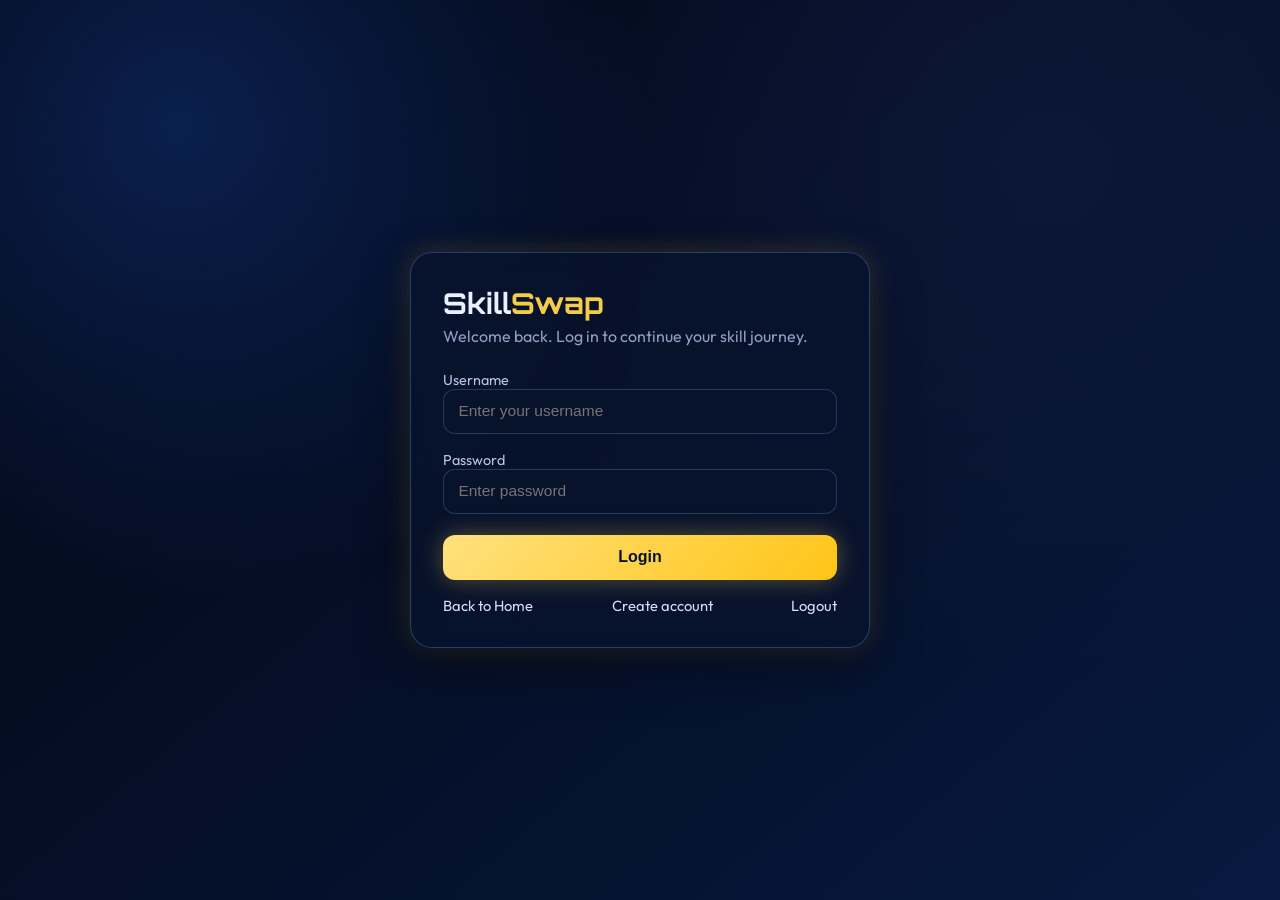
<file: profile.html>
﻿<!DOCTYPE html>
<html lang="en">
<head>
  <meta charset="UTF-8" />
  <meta name="viewport" content="width=device-width, initial-scale=1.0" />
  <title>SkillSwap | Complete Profile</title>
  <link rel="preconnect" href="https://fonts.googleapis.com" />
  <link rel="preconnect" href="https://fonts.gstatic.com" crossorigin />
  <link href="https://fonts.googleapis.com/css2?family=Orbitron:wght@600;700&family=Outfit:wght@300;400;500;600;700&display=swap" rel="stylesheet" />
  <style>
    :root {
      --bg-1: #020611;
      --bg-2: #05183b;
      --panel: rgba(9, 21, 48, 0.76);
      --panel-2: rgba(7, 17, 38, 0.84);
      --text: #e8eeff;
      --muted: #99a7c8;
      --gold: #f7cd45;
      --blue: #67bfff;
      --border: rgba(121, 158, 251, 0.26);
      --ok: #2dd36f;
      --warn: #f1c84c;
      --bad: #f25f5c;
    }

    * { box-sizing: border-box; }
    body {
      margin: 0;
      min-height: 100vh;
      font-family: "Outfit", sans-serif;
      color: var(--text);
      background:
        radial-gradient(circle at 12% 12%, #0b2254 0%, transparent 34%),
        radial-gradient(circle at 88% 14%, #0a1f4d 0%, transparent 34%),
        linear-gradient(150deg, var(--bg-1), var(--bg-2));
    }

    .container {
      width: min(1120px, 92%);
      margin: 0 auto;
      position: relative;
      z-index: 2;
    }

    .navbar {
      margin-top: 16px;
      display: grid;
      grid-template-columns: 1fr auto auto;
      gap: 14px;
      align-items: center;
      padding: 0.85rem 1rem;
      border-radius: 999px;
      border: 1px solid var(--border);
      background: rgba(6, 14, 34, 0.75);
      backdrop-filter: blur(12px);
    }

    .brand {
      text-decoration: none;
      color: var(--text);
      font-family: "Orbitron", sans-serif;
      font-size: 1.05rem;
      font-weight: 700;
    }

    .brand span { color: var(--gold); }

    .nav-mid {
      color: #cad6f8;
      font-weight: 500;
      text-align: center;
    }

    .nav-actions {
      display: flex;
      gap: 0.65rem;
      justify-content: flex-end;
    }

    .btn {
      border: 1px solid transparent;
      border-radius: 999px;
      padding: 0.58rem 1rem;
      text-decoration: none;
      color: var(--text);
      font-weight: 600;
      cursor: pointer;
      display: inline-flex;
      align-items: center;
      justify-content: center;
      transition: 0.2s ease;
      background: transparent;
    }

    .btn:hover { transform: translateY(-2px); }

    .btn-gold {
      background: linear-gradient(135deg, #ffe27f, #ffc517);
      color: #0a1530;
      box-shadow: 0 0 20px rgba(247, 205, 69, 0.35);
    }

    .btn-outline {
      border-color: rgba(247, 205, 69, 0.75);
      color: #ffeaa0;
      background: rgba(247, 205, 69, 0.08);
    }

    main { padding: 1.4rem 0 2.5rem; }

    .grid {
      display: grid;
      gap: 1rem;
      grid-template-columns: repeat(12, minmax(0, 1fr));
    }

    .panel {
      background: linear-gradient(170deg, var(--panel), var(--panel-2));
      border: 1px solid var(--border);
      border-radius: 20px;
      padding: 1.15rem;
      backdrop-filter: blur(10px);
      box-shadow: 0 16px 36px rgba(2, 9, 24, 0.48);
    }

    .panel h2 {
      margin: 0 0 0.25rem;
      font-family: "Orbitron", sans-serif;
      font-size: 1.1rem;
    }

    .muted {
      margin: 0 0 1rem;
      color: var(--muted);
      line-height: 1.55;
      font-size: 0.95rem;
    }

    .credentials { grid-column: span 12; }
    .bio { grid-column: span 12; }
    .skills { grid-column: span 7; }
    .verify { grid-column: span 5; }

    .profile-hero {
      margin-bottom: 1rem;
      border: 1px solid rgba(135, 170, 251, 0.3);
      border-radius: 18px;
      overflow: hidden;
      background: rgba(8, 17, 40, 0.75);
      position: relative;
    }

    .cover-preview {
      width: 100%;
      height: 165px;
      object-fit: cover;
      display: block;
      background: linear-gradient(140deg, #234894, #1a2f62 60%, #0f1c3f);
    }

    .avatar-wrap {
      position: absolute;
      left: 1.2rem;
      bottom: -38px;
      width: 116px;
      height: 116px;
      border-radius: 50%;
      border: 4px solid rgba(237, 244, 255, 0.92);
      overflow: hidden;
      background: #0d1f49;
      box-shadow: 0 10px 24px rgba(0, 0, 0, 0.45);
    }

    .avatar-preview {
      width: 100%;
      height: 100%;
      object-fit: cover;
      display: block;
    }

    .profile-upload-row {
      margin-top: 50px;
      display: grid;
      grid-template-columns: repeat(2, minmax(0, 1fr));
      gap: 0.75rem;
    }

    .fields {
      display: grid;
      grid-template-columns: repeat(2, minmax(0, 1fr));
      gap: 0.8rem;
    }

    .field {
      display: grid;
      gap: 0.35rem;
    }

    .field.full { grid-column: 1 / -1; }

    label {
      color: #bed0f7;
      font-size: 0.89rem;
    }

    input,
    select,
    textarea {
      width: 100%;
      border-radius: 12px;
      border: 1px solid rgba(141, 173, 250, 0.3);
      background: rgba(8, 18, 42, 0.82);
      color: var(--text);
      padding: 0.72rem 0.85rem;
      font: inherit;
      outline: none;
      transition: 0.22s ease;
    }

    input:focus,
    select:focus,
    textarea:focus {
      border-color: rgba(247, 205, 69, 0.8);
      box-shadow: 0 0 0 3px rgba(247, 205, 69, 0.18);
    }

    textarea { min-height: 90px; resize: vertical; }

    .row {
      display: grid;
      grid-template-columns: 1.2fr 0.9fr auto;
      gap: 0.55rem;
      align-items: end;
      margin-bottom: 0.7rem;
    }

    .chips {
      display: flex;
      flex-wrap: wrap;
      gap: 0.45rem;
      min-height: 34px;
    }

    .chip {
      display: inline-flex;
      align-items: center;
      gap: 0.4rem;
      padding: 0.35rem 0.6rem;
      border-radius: 999px;
      border: 1px solid rgba(102, 142, 248, 0.46);
      background: rgba(102, 142, 248, 0.16);
      color: #e9f1ff;
      font-size: 0.86rem;
      transition: 0.2s ease;
    }

    .chip:hover {
      transform: translateY(-1px);
      border-color: rgba(247, 205, 69, 0.65);
      box-shadow: 0 0 14px rgba(247, 205, 69, 0.24);
    }

    .chip button {
      border: 0;
      width: 20px;
      height: 20px;
      border-radius: 50%;
      background: rgba(245, 95, 95, 0.22);
      color: #ffd7d7;
      cursor: pointer;
      line-height: 1;
      font-size: 0.78rem;
    }

    .status-legend {
      display: flex;
      gap: 0.45rem;
      flex-wrap: wrap;
      margin-bottom: 0.65rem;
    }

    .badge {
      border-radius: 999px;
      padding: 0.3rem 0.55rem;
      font-size: 0.78rem;
      font-weight: 600;
      border: 1px solid transparent;
    }

    .ok { color: #c9ffd9; background: rgba(45, 211, 111, 0.18); border-color: rgba(45, 211, 111, 0.55); }
    .warn { color: #fff0c5; background: rgba(241, 200, 76, 0.17); border-color: rgba(241, 200, 76, 0.5); }
    .bad { color: #ffd1d1; background: rgba(242, 95, 92, 0.18); border-color: rgba(242, 95, 92, 0.55); }

    .verify-list {
      margin-top: 0.8rem;
      display: grid;
      gap: 0.65rem;
      max-height: 280px;
      overflow: auto;
      padding-right: 0.2rem;
    }

    .verify-item {
      border: 1px solid rgba(117, 151, 238, 0.34);
      border-radius: 14px;
      padding: 0.75rem;
      background: rgba(8, 17, 38, 0.68);
      display: grid;
      gap: 0.35rem;
    }

    .verify-head {
      display: flex;
      justify-content: space-between;
      gap: 0.5rem;
      align-items: center;
      flex-wrap: wrap;
    }

    .verify-actions {
      display: flex;
      gap: 0.45rem;
      flex-wrap: wrap;
    }

    .small-btn {
      border-radius: 999px;
      border: 1px solid rgba(123, 160, 251, 0.5);
      padding: 0.3rem 0.62rem;
      color: #d9e5ff;
      background: rgba(95, 138, 252, 0.16);
      text-decoration: none;
      font-size: 0.8rem;
    }

    .small-btn:hover {
      border-color: rgba(247, 205, 69, 0.72);
      color: #ffe99d;
    }

    .footer-actions {
      margin-top: 1rem;
      display: flex;
      justify-content: flex-end;
      gap: 0.6rem;
      flex-wrap: wrap;
    }

    @media (max-width: 980px) {
      .navbar { grid-template-columns: 1fr; text-align: center; border-radius: 18px; }
      .nav-actions { justify-content: center; }
      .skills, .verify { grid-column: span 12; }
    }

    @media (max-width: 680px) {
      .fields { grid-template-columns: 1fr; }
      .row { grid-template-columns: 1fr; }
      .profile-upload-row { grid-template-columns: 1fr; margin-top: 56px; }
      .footer-actions { justify-content: stretch; }
      .footer-actions .btn { width: 100%; }
    }
  </style>
</head>
<body>
  <div class="container">
    <nav class="navbar">
      <a class="brand" href="index.html">Skill<span>Swap</span></a>
      <div class="nav-mid">Complete your profile to unlock better matches</div>
      <div class="nav-actions">
        <a href="dash.html" class="btn btn-outline">Dashboard</a>
        <button type="button" id="logoutBtn" class="btn btn-gold">Logout</button>
      </div>
    </nav>

    <main>
      <div class="grid">
        <section class="panel credentials">
          <div class="profile-hero">
            <img id="coverPreview" class="cover-preview" alt="Profile cover" />
            <div class="avatar-wrap">
              <img id="avatarPreview" class="avatar-preview" alt="Profile avatar" />
            </div>
          </div>

          <div class="profile-upload-row">
            <div class="field">
              <label for="coverUpload">Cover Image</label>
              <input id="coverUpload" type="file" accept="image/*" />
            </div>
            <div class="field">
              <label for="avatarUpload">Profile Picture</label>
              <input id="avatarUpload" type="file" accept="image/*" />
            </div>
          </div>

          <h2>1) Academic Credentials</h2>
          <p class="muted">Fill the remaining profile details so matching works better by branch and year.</p>
          <div class="fields">
            <div class="field">
              <label for="collegeName">College Name</label>
              <input id="collegeName" type="text" placeholder="Enter college name" required />
            </div>
            <div class="field">
              <label for="collegeLocated">College Located</label>
              <input id="collegeLocated" type="text" placeholder="City / State" required />
            </div>
            <div class="field">
              <label for="yearStudy">Year of Study</label>
              <select id="yearStudy" required>
                <option value="" selected disabled>Select year</option>
                <option>1st Year</option>
                <option>2nd Year</option>
                <option>3rd Year</option>
                <option>4th Year</option>
              </select>
            </div>
            <div class="field">
              <label for="branch">Branch</label>
              <select id="branch" required>
                <option value="" selected disabled>Select branch</option>
                <option>Computer Science Engineering</option>
                <option>Information Technology</option>
                <option>Electronics and Communication Engineering</option>
                <option>Electrical Engineering</option>
                <option>Mechanical Engineering</option>
                <option>Civil Engineering</option>
                <option>Chemical Engineering</option>
                <option>Aerospace Engineering</option>
                <option>Biotechnology Engineering</option>
                <option>Artificial Intelligence and Data Science</option>
                <option>Robotics and Automation</option>
                <option>Other</option>
              </select>
            </div>
          </div>
        </section>

        <section class="panel bio">
          <h2>2) Bio Section</h2>
          <p class="muted">Write a short intro that helps peers understand your interests and strengths.</p>
          <div class="field full">
            <label for="bioText">Short Description</label>
            <textarea id="bioText" maxlength="350" placeholder="I love building web apps, mentoring juniors, and learning product design."></textarea>
          </div>
        </section>

        <section class="panel skills">
          <h2>3) Skills Section (Main Feature)</h2>
          <p class="muted">Add skills you can teach with levels, and skills you want to learn.</p>

          <h3>Skills You Teach</h3>
          <div class="row">
            <div class="field">
              <label for="teachSkill">Skill</label>
              <input id="teachSkill" type="text" placeholder="e.g., Java, UI Design" />
            </div>
            <div class="field">
              <label for="teachLevel">Level</label>
              <select id="teachLevel">
                <option>Beginner</option>
                <option selected>Intermediate</option>
                <option>Advanced</option>
              </select>
            </div>
            <button type="button" id="addTeachSkill" class="btn btn-gold" onclick="window.__addTeachSkill && window.__addTeachSkill()">+ Add Skill</button>
          </div>
          <p id="teachSkillMsg" class="muted" style="margin:0 0 0.5rem;"></p>
          <div id="teachSkillsList" class="chips"></div>

          <h3>Skills You Want to Learn</h3>
          <div class="row">
            <div class="field" style="grid-column: span 2;">
              <label for="learnSkill">Skill</label>
              <input id="learnSkill" type="text" placeholder="e.g., React, Data Structures" />
            </div>
            <button type="button" id="addLearnSkill" class="btn btn-gold" onclick="window.__addLearnSkill && window.__addLearnSkill()">+ Add Skill</button>
          </div>
          <p id="learnSkillMsg" class="muted" style="margin:0 0 0.5rem;"></p>
          <div id="learnSkillsList" class="chips"></div>
        </section>

        <section class="panel verify">
          <h2>Verify Your Skills</h2>

          <div class="field">
            <label for="verifySkill">Select Skill</label>
            <select id="verifySkill"><option value="">Choose skill</option></select>
          </div>
          <div class="field">
            <label for="certificateFile">Certificate (PDF/Image)</label>
            <input id="certificateFile" type="file" accept=".pdf,image/*" />
          </div>
          <div class="field">
            <label for="portfolioLink">Portfolio Link (GitHub / Drive / etc.)</label>
            <input id="portfolioLink" type="url" placeholder="https://..." />
          </div>
          <div class="field">
            <label for="verifyDescription">Small Description</label>
            <textarea id="verifyDescription" placeholder="Explain what this certificate/portfolio proves."></textarea>
          </div>
          <button type="button" id="uploadVerification" class="btn btn-outline" onclick="window.__uploadVerification && window.__uploadVerification()">Upload & Verify</button>
          <p id="verifyMsg" class="muted" style="margin:0.45rem 0 0.5rem;"></p>

          <div id="verificationList" class="verify-list"></div>
        </section>
      </div>

      <div class="footer-actions">
        <a href="index.html" class="btn btn-outline">Back To Home</a>
        <button type="button" id="saveProfileBtn" class="btn btn-gold">Save Profile & Open Dashboard</button>
      </div>
    </main>
  </div>

  <script>
    const logoutBtn = document.getElementById("logoutBtn");
    const addTeachSkillBtn = document.getElementById("addTeachSkill");
    const addLearnSkillBtn = document.getElementById("addLearnSkill");
    const uploadVerificationBtn = document.getElementById("uploadVerification");
    const saveProfileBtn = document.getElementById("saveProfileBtn");

    const teachInput = document.getElementById("teachSkill");
    const teachLevel = document.getElementById("teachLevel");
    const learnInput = document.getElementById("learnSkill");
    const teachSkillsList = document.getElementById("teachSkillsList");
    const learnSkillsList = document.getElementById("learnSkillsList");
    const verifySkill = document.getElementById("verifySkill");
    const verificationList = document.getElementById("verificationList");
    const teachSkillMsg = document.getElementById("teachSkillMsg");
    const learnSkillMsg = document.getElementById("learnSkillMsg");
    const verifyMsg = document.getElementById("verifyMsg");
    const coverPreview = document.getElementById("coverPreview");
    const avatarPreview = document.getElementById("avatarPreview");
    const coverUpload = document.getElementById("coverUpload");
    const avatarUpload = document.getElementById("avatarUpload");

    // Safe localStorage wrapper (handles environments where access may throw)
    const safeStorage = (() => {
      const fallback = {}; // in-memory fallback
      const isSupported = () => {
        try {
          const testKey = "__skillswap_test";
          window.localStorage.setItem(testKey, testKey);
          window.localStorage.removeItem(testKey);
          return true;
        } catch {
          return false;
        }
      };

      return {
        getItem(key) {
          try {
            if (isSupported()) return window.localStorage.getItem(key);
          } catch {
            // ignore
          }
          return Object.prototype.hasOwnProperty.call(fallback, key) ? fallback[key] : null;
        },
        setItem(key, value) {
          try {
            if (isSupported()) {
              window.localStorage.setItem(key, value);
              return;
            }
          } catch {
            // ignore
          }
          fallback[key] = value;
        },
        removeItem(key) {
          try {
            if (isSupported()) {
              window.localStorage.removeItem(key);
              return;
            }
          } catch {
            // ignore
          }
          delete fallback[key];
        },
      };
    })();

    let currentUser = null;
    const API_BASE = "http://localhost:4000/api";
    let profileStorageKey = "skillswap_profile";
    let verificationStorageKey = "skillswap_verifications";
    let profileImageData = "";
    let coverImageData = "";

    const sleep = (ms) => new Promise((resolve) => setTimeout(resolve, ms));
    const isNetworkError = (error) => Boolean(
      error && (
        error.name === "TypeError" ||
        /Failed to fetch|NetworkError|ERR_CONNECTION_REFUSED|ECONNREFUSED/i.test(error.message || "")
      )
    );

    async function fetchWithRetry(url, options = {}, retries = 2, delayMs = 350) {
      let lastError = null;
      for (let attempt = 0; attempt <= retries; attempt += 1) {
        try {
          return await fetch(url, options);
        } catch (error) {
          lastError = error;
          if (attempt < retries && isNetworkError(error)) {
            await sleep(delayMs * (attempt + 1));
            continue;
          }
          throw error;
        }
      }
      throw lastError || new Error("Request failed");
    }

    const defaultCover = "https://images.unsplash.com/photo-1518770660439-4636190af475?auto=format&fit=crop&w=1400&q=80";
    const defaultAvatar = "https://i.pravatar.cc/280?img=47";

    function safeParse(raw, fallback) {
      try {
        return JSON.parse(raw);
      } catch {
        return fallback;
      }
    }

    if (coverPreview) coverPreview.src = defaultCover;
    if (avatarPreview) avatarPreview.src = defaultAvatar;

    try {
      currentUser = JSON.parse(safeStorage.getItem("skillswap_current_user") || "null");
    } catch {
      currentUser = null;
    }

    let teachSkills = [];
    let learnSkills = [];
    let verifications = [];

    async function resolveCurrentUserId() {
      if (currentUser && currentUser.id) {
        return Number(currentUser.id);
      }
      return null;
    }

    async function hydrateRemoteProfile() {
      const resolvedUserId = await resolveCurrentUserId();
      if (!resolvedUserId) return hydrateSavedData();

      try {
        const response = await fetchWithRetry(`${API_BASE}/profile/${resolvedUserId}`);
        if (!response.ok) throw new Error("Profile not found");
        const data = await response.json();

        const profile = data.profile || {};
        document.getElementById("collegeName").value = profile.collegeName || "";
        document.getElementById("collegeLocated").value = profile.collegeLocated || "";
        document.getElementById("yearStudy").value = profile.yearStudy || "";
        document.getElementById("branch").value = profile.branch || "";
        document.getElementById("bioText").value = profile.bioText || "";

        teachSkills = (data.teachSkills || []).map((item) => ({ skill: item.skill, level: item.level || "Intermediate" }));
        learnSkills = data.learnSkills || [];
        verifications = data.verifications || [];
        coverImageData = profile.coverImageData || "";
        profileImageData = profile.profileImageData || "";

        if (coverPreview) coverPreview.src = coverImageData || defaultCover;
        if (avatarPreview) avatarPreview.src = profileImageData || defaultAvatar;

        renderTeachSkills();
        renderLearnSkills();
        populateVerifySkillSelect();
        renderVerifications();
      } catch {
        hydrateSavedData();
      }
    }

    if (!currentUser || !currentUser.username || !currentUser.id) {
      safeStorage.removeItem("skillswap_current_user");
      window.location.href = "login.html";
    } else {
      const key = currentUser.username.toLowerCase();
      profileStorageKey = `skillswap_profile_${key}`;
      verificationStorageKey = `skillswap_verifications_${key}`;
      hydrateRemoteProfile();
    }

    logoutBtn.addEventListener("click", () => {
      safeStorage.removeItem("skillswap_current_user");
      window.location.href = "index.html";
    });

    function hydrateSavedData() {
      const savedProfile = safeStorage.getItem(profileStorageKey);
      const savedVerifications = safeStorage.getItem(verificationStorageKey);

      teachSkills = [];
      learnSkills = [];
      verifications = [];

      if (savedProfile) {
        const profile = safeParse(savedProfile, {});
        document.getElementById("collegeName").value = profile.collegeName || "";
        document.getElementById("collegeLocated").value = profile.collegeLocated || "";
        document.getElementById("yearStudy").value = profile.yearStudy || "";
        document.getElementById("branch").value = profile.branch || "";
        document.getElementById("bioText").value = profile.bioText || "";
        teachSkills = profile.teachSkills || [];
        learnSkills = profile.learnSkills || [];
        coverImageData = profile.coverImageData || "";
        profileImageData = profile.profileImageData || "";
        if (coverPreview) coverPreview.src = coverImageData || defaultCover;
        if (avatarPreview) avatarPreview.src = profileImageData || defaultAvatar;
      } else if (currentUser?.username) {
        const userLabel = currentUser.username;
        document.getElementById("bioText").value = `${userLabel} is excited to teach and learn on SkillSwap.`;
        if (coverPreview) coverPreview.src = defaultCover;
        if (avatarPreview) avatarPreview.src = defaultAvatar;
      }

      if (savedVerifications) {
        verifications = safeParse(savedVerifications, []);
      }

      renderTeachSkills();
      renderLearnSkills();
      populateVerifySkillSelect();
      renderVerifications();
    }

    function normalizeSkill(value) {
      return value.trim().replace(/\s+/g, " ");
    }

    function showMsg(el, text, isError = false) {
      el.textContent = text;
      el.style.color = isError ? "#ffb3b3" : "#9dd8ff";
      if (text) {
        setTimeout(() => {
          if (el.textContent === text) el.textContent = "";
        }, 2200);
      }
    }

    function renderTeachSkills() {
      teachSkillsList.innerHTML = "";
      teachSkills.forEach((item, idx) => {
        const chip = document.createElement("div");
        chip.className = "chip";
        chip.innerHTML = `<span>${item.skill} - ${item.level}</span><button type="button" data-idx="${idx}" aria-label="Delete teach skill">x</button>`;
        teachSkillsList.appendChild(chip);
      });

      teachSkillsList.querySelectorAll("button").forEach((btn) => {
        btn.addEventListener("click", () => {
          const i = Number(btn.getAttribute("data-idx"));
          teachSkills.splice(i, 1);
          renderTeachSkills();
          populateVerifySkillSelect();
        });
      });
    }

    function renderLearnSkills() {
      learnSkillsList.innerHTML = "";
      learnSkills.forEach((item, idx) => {
        const chip = document.createElement("div");
        chip.className = "chip";
        chip.innerHTML = `<span>${item}</span><button type="button" data-idx="${idx}" aria-label="Delete learn skill">x</button>`;
        learnSkillsList.appendChild(chip);
      });

      learnSkillsList.querySelectorAll("button").forEach((btn) => {
        btn.addEventListener("click", () => {
          const i = Number(btn.getAttribute("data-idx"));
          learnSkills.splice(i, 1);
          renderLearnSkills();
        });
      });
    }

    function populateVerifySkillSelect() {
      const current = verifySkill.value;
      verifySkill.innerHTML = '<option value="">Choose skill</option>';
      teachSkills.forEach((item) => {
        const option = document.createElement("option");
        option.value = item.skill;
        option.textContent = `${item.skill} (${item.level})`;
        verifySkill.appendChild(option);
      });
      if ([...verifySkill.options].some((o) => o.value === current)) {
        verifySkill.value = current;
      }
    }

    function statusClass(status) {
      if (status === "Verified") return "ok";
      if (status === "Pending") return "warn";
      return "bad";
    }

    function renderVerifications() {
      verificationList.innerHTML = "";
      if (!verifications.length) {
        verificationList.innerHTML = '<p class="muted">No verification added yet.</p>';
        return;
      }

      verifications.forEach((item, idx) => {
        const row = document.createElement("div");
        row.className = "verify-item";
        row.innerHTML = `
          <div class="verify-head">
            <strong>${item.skill}</strong>
            <span class="badge ${statusClass(item.status)}">${item.status}</span>
          </div>
          <div>${item.description || "No description provided."}</div>
          <div class="verify-actions">
            ${item.fileDataUrl ? `<a class="small-btn" href="${item.fileDataUrl}" target="_blank" rel="noopener">View Certificate</a>` : ""}
            ${item.portfolioLink ? `<a class="small-btn" href="${item.portfolioLink}" target="_blank" rel="noopener">View Portfolio</a>` : ""}
            <button class="small-btn" type="button" data-remove="${idx}">Delete</button>
          </div>
          <small style="color:#a3b2d3;">Verified Skill Badge ${item.status === "Verified" ? "enabled" : "not enabled"}</small>
        `;
        verificationList.appendChild(row);
      });

      verificationList.querySelectorAll("button[data-remove]").forEach((btn) => {
        btn.addEventListener("click", () => {
          const i = Number(btn.getAttribute("data-remove"));
          verifications.splice(i, 1);
          renderVerifications();
        });
      });
    }

    if (addTeachSkillBtn) {
      addTeachSkillBtn.addEventListener("click", () => {
        addTeachSkill();
      });
    }

    function addTeachSkill() {
      const skill = normalizeSkill(teachInput.value);
      if (!skill) {
        showMsg(teachSkillMsg, "Enter a skill first.", true);
        return;
      }
      const duplicate = teachSkills.some((item) => item.skill.toLowerCase() === skill.toLowerCase());
      if (duplicate) {
        showMsg(teachSkillMsg, "This teach skill already exists.", true);
        return;
      }
      teachSkills.push({ skill, level: teachLevel.value });
      teachInput.value = "";
      renderTeachSkills();
      populateVerifySkillSelect();
      showMsg(teachSkillMsg, "Skill added.");
    }

    if (addLearnSkillBtn) {
      addLearnSkillBtn.addEventListener("click", () => {
        addLearnSkill();
      });
    }

    function addLearnSkill() {
      const skill = normalizeSkill(learnInput.value);
      if (!skill) {
        showMsg(learnSkillMsg, "Enter a skill first.", true);
        return;
      }
      const duplicate = learnSkills.some((item) => item.toLowerCase() === skill.toLowerCase());
      if (duplicate) {
        showMsg(learnSkillMsg, "This learn skill already exists.", true);
        return;
      }
      learnSkills.push(skill);
      learnInput.value = "";
      renderLearnSkills();
      showMsg(learnSkillMsg, "Skill added.");
    }

    if (teachInput) {
      teachInput.addEventListener("keydown", (event) => {
        if (event.key === "Enter") {
          event.preventDefault();
          addTeachSkill();
        }
      });
    }

    if (learnInput) {
      learnInput.addEventListener("keydown", (event) => {
        if (event.key === "Enter") {
          event.preventDefault();
          addLearnSkill();
        }
      });
    }

    window.__addTeachSkill = addTeachSkill;
    window.__addLearnSkill = addLearnSkill;

    function readFileAsDataURL(file) {
      return new Promise((resolve, reject) => {
        const reader = new FileReader();
        reader.onload = () => resolve(reader.result);
        reader.onerror = reject;
        reader.readAsDataURL(file);
      });
    }

    if (coverUpload) {
      coverUpload.addEventListener("change", async () => {
        const file = coverUpload.files[0];
        if (!file) return;
        coverImageData = await readFileAsDataURL(file);
        if (coverPreview) coverPreview.src = coverImageData;
      });
    }

    if (avatarUpload) {
      avatarUpload.addEventListener("change", async () => {
        const file = avatarUpload.files[0];
        if (!file) return;
        profileImageData = await readFileAsDataURL(file);
        if (avatarPreview) avatarPreview.src = profileImageData;
      });
    }

    async function uploadVerification() {
      const skill = verifySkill.value;
      const file = document.getElementById("certificateFile").files[0];
      const portfolioLink = document.getElementById("portfolioLink").value.trim();
      const description = document.getElementById("verifyDescription").value.trim();

      if (!skill) {
        showMsg(verifyMsg, "Select a skill first.", true);
        return;
      }

      let fileDataUrl = "";
      if (file) {
        fileDataUrl = await readFileAsDataURL(file);
      }

      let status = "Not verified";
      if (file || portfolioLink) {
        status = "Verified";
      } else if (description) {
        status = "Pending";
      }

      verifications.push({
        skill,
        fileName: file ? file.name : "",
        fileDataUrl,
        portfolioLink,
        description,
        status
      });

      document.getElementById("certificateFile").value = "";
      document.getElementById("portfolioLink").value = "";
      document.getElementById("verifyDescription").value = "";

      renderVerifications();
      showMsg(verifyMsg, "Verification added.");
    }

    if (uploadVerificationBtn) {
      uploadVerificationBtn.addEventListener("click", uploadVerification);
    }
    window.__uploadVerification = uploadVerification;

    saveProfileBtn.addEventListener("click", async () => {
      const resolvedUserId = await resolveCurrentUserId();
      const profileData = {
        username: currentUser?.username || "User",
        collegeName: document.getElementById("collegeName").value.trim(),
        collegeLocated: document.getElementById("collegeLocated").value.trim(),
        yearStudy: document.getElementById("yearStudy").value,
        branch: document.getElementById("branch").value,
        bioText: document.getElementById("bioText").value.trim(),
        profileImageData,
        coverImageData,
        teachSkills,
        learnSkills
      };

      if (!profileData.collegeName || !profileData.collegeLocated || !profileData.yearStudy || !profileData.branch) {
        alert("Please complete college details, year, and branch before continuing.");
        return;
      }

      if (resolvedUserId) {
        try {
          const response = await fetchWithRetry(`${API_BASE}/profile/save`, {
            method: "POST",
            headers: { "Content-Type": "application/json" },
            body: JSON.stringify({
              userId: resolvedUserId,
              profile: profileData,
              teachSkills,
              learnSkills,
              verifications
            })
          });
          if (!response.ok) {
            const payload = await response.json().catch(() => ({}));
            throw new Error(payload.message || "Failed to save profile");
          }
        } catch (error) {
          alert(error.message || "Could not save profile to MySQL. Please check the backend and try again.");
          return;
        }
      } else {
        alert("Unable to resolve your MySQL user. Please log in again and try saving.");
        return;
      }

      window.location.href = "dash.html";
    });

    window.addEventListener("error", () => {
      showMsg(teachSkillMsg, "A page error occurred. Please refresh once.", true);
    });
  </script>
</body>
</html>
</file>
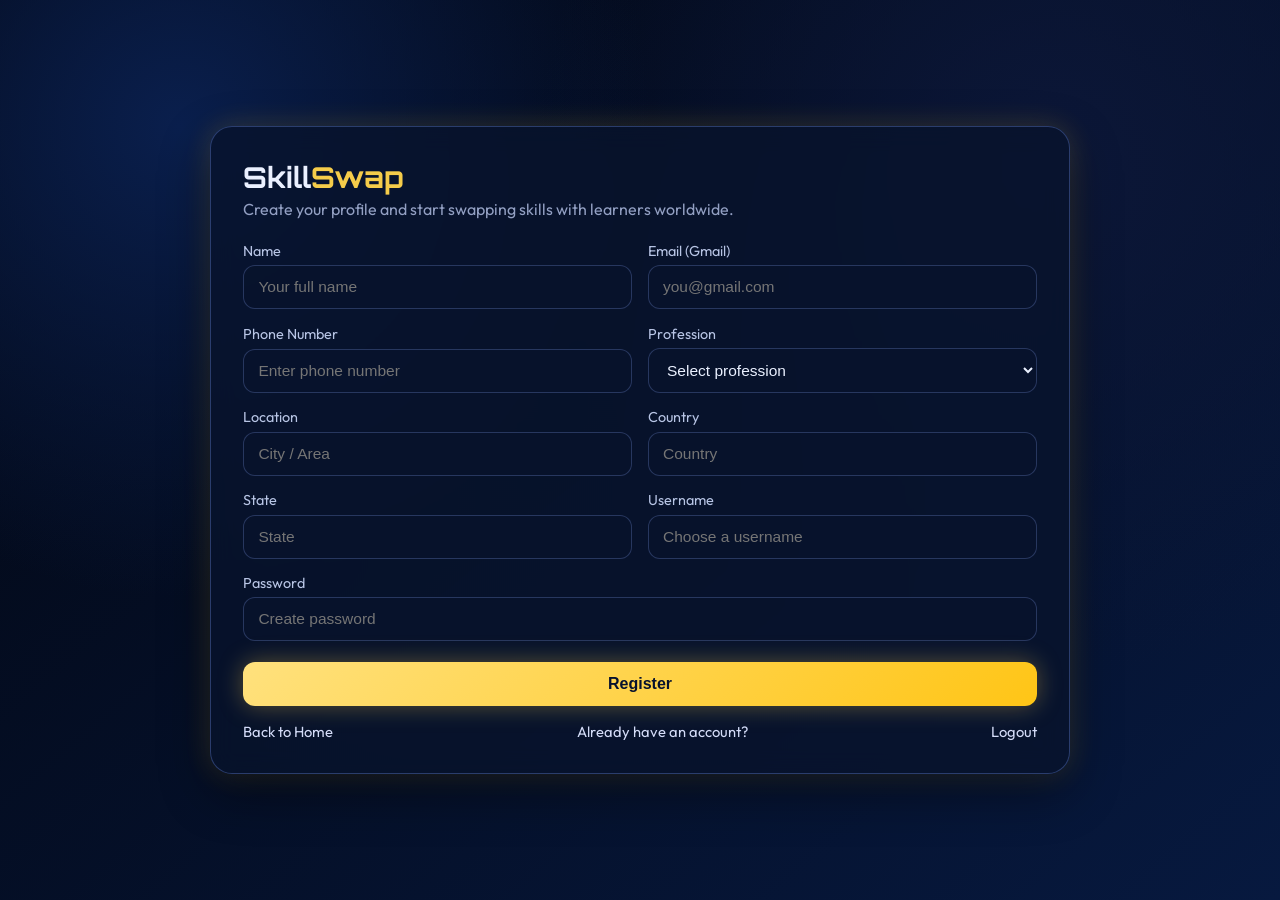
<file: register.html>
<!DOCTYPE html>
<html lang="en">
<head>
  <meta charset="UTF-8" />
  <meta name="viewport" content="width=device-width, initial-scale=1.0" />
  <title>SkillSwap | Register</title>
  <link rel="preconnect" href="https://fonts.googleapis.com" />
  <link rel="preconnect" href="https://fonts.gstatic.com" crossorigin />
  <link href="https://fonts.googleapis.com/css2?family=Orbitron:wght@600;700&family=Outfit:wght@300;400;500;600&display=swap" rel="stylesheet" />
  <style>
    :root {
      --bg-a: #020611;
      --bg-b: #07193f;
      --panel: rgba(8, 19, 44, 0.8);
      --border: rgba(111, 145, 234, 0.34);
      --gold: #f5cc4a;
      --text: #eaf0ff;
      --muted: #93a0c3;
    }

    * { box-sizing: border-box; }

    body {
      margin: 0;
      min-height: 100vh;
      display: grid;
      place-items: center;
      padding: 1.2rem;
      font-family: "Outfit", sans-serif;
      color: var(--text);
      background: radial-gradient(circle at 14% 14%, #0a1f4d 0%, transparent 35%),
                  radial-gradient(circle at 82% 18%, #0c1738 0%, transparent 40%),
                  linear-gradient(140deg, var(--bg-a), var(--bg-b));
    }

    .auth-box {
      width: min(860px, 100%);
      border-radius: 22px;
      border: 1px solid var(--border);
      background: var(--panel);
      backdrop-filter: blur(12px);
      padding: 2rem;
      box-shadow: 0 18px 50px rgba(0, 0, 0, 0.45), 0 0 28px rgba(245, 204, 74, 0.2);
      animation: rise 0.8s ease;
    }

    .brand {
      margin: 0 0 0.3rem;
      font-family: "Orbitron", sans-serif;
      font-size: 1.8rem;
    }

    .brand span { color: var(--gold); }

    .sub {
      margin: 0 0 1.4rem;
      color: var(--muted);
    }

    form {
      display: grid;
      grid-template-columns: repeat(2, minmax(0, 1fr));
      gap: 0.95rem 0.95rem;
    }

    .field {
      display: grid;
      gap: 0.35rem;
    }

    .field.full { grid-column: 1 / -1; }

    label {
      font-size: 0.9rem;
      color: #b8c5e5;
    }

    input,
    select {
      width: 100%;
      border-radius: 12px;
      border: 1px solid rgba(135, 167, 251, 0.25);
      background: rgba(8, 19, 44, 0.8);
      color: var(--text);
      padding: 0.75rem 0.9rem;
      font-size: 0.97rem;
      outline: none;
      transition: border-color 0.25s ease, box-shadow 0.25s ease;
    }

    input:focus,
    select:focus {
      border-color: rgba(245, 204, 74, 0.8);
      box-shadow: 0 0 0 3px rgba(245, 204, 74, 0.18);
    }

    .btn {
      margin-top: 0.35rem;
      border: 0;
      border-radius: 12px;
      padding: 0.82rem 1rem;
      font-size: 1rem;
      font-weight: 600;
      cursor: pointer;
      color: #07122e;
      background: linear-gradient(135deg, #ffe17d, #ffc516);
      box-shadow: 0 0 24px rgba(245, 204, 74, 0.35);
      transition: transform 0.2s ease, box-shadow 0.2s ease;
    }

    .btn:hover {
      transform: translateY(-2px);
      box-shadow: 0 10px 30px rgba(245, 204, 74, 0.35);
    }

    .links {
      display: flex;
      justify-content: space-between;
      margin-top: 1rem;
      gap: 0.7rem;
      flex-wrap: wrap;
    }

    a {
      color: #d4dcf8;
      text-decoration: none;
      font-size: 0.92rem;
    }

    a:hover { color: var(--gold); }

    @keyframes rise {
      from { opacity: 0; transform: translateY(20px); }
      to { opacity: 1; transform: translateY(0); }
    }

    @media (max-width: 760px) {
      .auth-box { padding: 1.25rem; }
      form { grid-template-columns: 1fr; }
    }
  </style>
</head>
<body>
  <section class="auth-box" aria-labelledby="register-title">
    <h1 class="brand" id="register-title">Skill<span>Swap</span></h1>
    <p class="sub">Create your profile and start swapping skills with learners worldwide.</p>

    <form id="registerForm">
      <div class="field">
        <label for="name">Name</label>
        <input id="name" name="name" type="text" placeholder="Your full name" required />
      </div>

      <div class="field">
        <label for="email">Email (Gmail)</label>
        <input id="email" name="email" type="email" pattern="^[a-zA-Z0-9._%+-]+@gmail\.com$" placeholder="you@gmail.com" required />
      </div>

      <div class="field">
        <label for="phone">Phone Number</label>
        <input id="phone" name="phone" type="tel" placeholder="Enter phone number" required />
      </div>

      <div class="field">
        <label for="profession">Profession</label>
        <select id="profession" name="profession" required>
          <option value="" disabled selected>Select profession</option>
          <option>Student</option>
          <option>Professor</option>
          <option>Teacher</option>
          <option>Freelancer</option>
          <option>Admin</option>
          <option>Consultant</option>
          <option>Other</option>
        </select>
      </div>

      <div class="field">
        <label for="location">Location</label>
        <input id="location" name="location" type="text" placeholder="City / Area" required />
      </div>

      <div class="field">
        <label for="country">Country</label>
        <input id="country" name="country" type="text" placeholder="Country" required />
      </div>

      <div class="field">
        <label for="state">State</label>
        <input id="state" name="state" type="text" placeholder="State" required />
      </div>

      <div class="field">
        <label for="username">Username</label>
        <input id="username" name="username" type="text" placeholder="Choose a username" required />
      </div>

      <div class="field full">
        <label for="password">Password</label>
        <input id="password" name="password" type="password" placeholder="Create password" required />
      </div>

      <div class="field full">
        <button class="btn" type="submit">Register</button>
      </div>
    </form>

    <div class="links">
      <a href="index.html">Back to Home</a>
      <a href="login.html">Already have an account?</a>
      <a href="#" id="logoutLink">Logout</a>
    </div>
  </section>

  <script>
    const registerForm = document.getElementById('registerForm');
    const logoutLink = document.getElementById('logoutLink');
    const API_BASE = 'http://localhost:4000/api';

    const sleep = (ms) => new Promise((resolve) => setTimeout(resolve, ms));
    const isNetworkError = (error) => Boolean(
      error && (
        error.name === 'TypeError' ||
        /Failed to fetch|NetworkError|ERR_CONNECTION_REFUSED|ECONNREFUSED/i.test(error.message || '')
      )
    );

    async function fetchWithRetry(url, options = {}, retries = 2, delayMs = 350) {
      let lastError = null;
      for (let attempt = 0; attempt <= retries; attempt += 1) {
        try {
          return await fetch(url, options);
        } catch (error) {
          lastError = error;
          if (attempt < retries && isNetworkError(error)) {
            await sleep(delayMs * (attempt + 1));
            continue;
          }
          throw error;
        }
      }
      throw lastError || new Error('Request failed');
    }

    registerForm.addEventListener('submit', (event) => {
      event.preventDefault();
      const email = document.getElementById('email').value.trim();
      const password = document.getElementById('password').value;
      const name = document.getElementById('name').value.trim();
      const usernameRaw = document.getElementById('username').value.trim();
      const usernameKey = usernameRaw.toLowerCase();
      if (!usernameKey) {
        alert('Please enter a username.');
        return;
      }

      const payload = {
        name,
        email,
        username: usernameRaw,
        password,
        role: document.getElementById('profession').value,
        phone: document.getElementById('phone').value.trim(),
        profession: document.getElementById('profession').value,
        location: document.getElementById('location').value.trim(),
        country: document.getElementById('country').value.trim(),
        state: document.getElementById('state').value.trim()
      };

      fetchWithRetry(`${API_BASE}/auth/register`, {
        method: 'POST',
        headers: { 'Content-Type': 'application/json' },
        body: JSON.stringify(payload)
      })
          .then(async (res) => {
            const data = await res.json().catch(() => ({}));
            if (!res.ok) throw new Error(data.message || 'Registration failed');
            localStorage.setItem('skillswap_registered_user', usernameRaw);
            if (email) localStorage.setItem('skillswap_registered_email', email);
            if (String(payload.role).toLowerCase() === 'admin') {
              localStorage.setItem('skillswap_admin_pending_username', usernameRaw);
              localStorage.setItem('skillswap_admin_pending_role', 'admin');
              window.location.href = 'adminprof.html';
            } else {
              window.location.href = 'login.html';
            }
          })
        .catch((error) => {
          alert(`${error.message || 'Registration failed'}.\n\nThe user was not saved to MySQL, so please retry after confirming the backend is running.`);
        });
    });

    logoutLink.addEventListener('click', (event) => {
      event.preventDefault();
      localStorage.removeItem('skillswap_current_user');
      window.location.href = 'index.html';
    });
  </script>
</body>
</html>
</file>
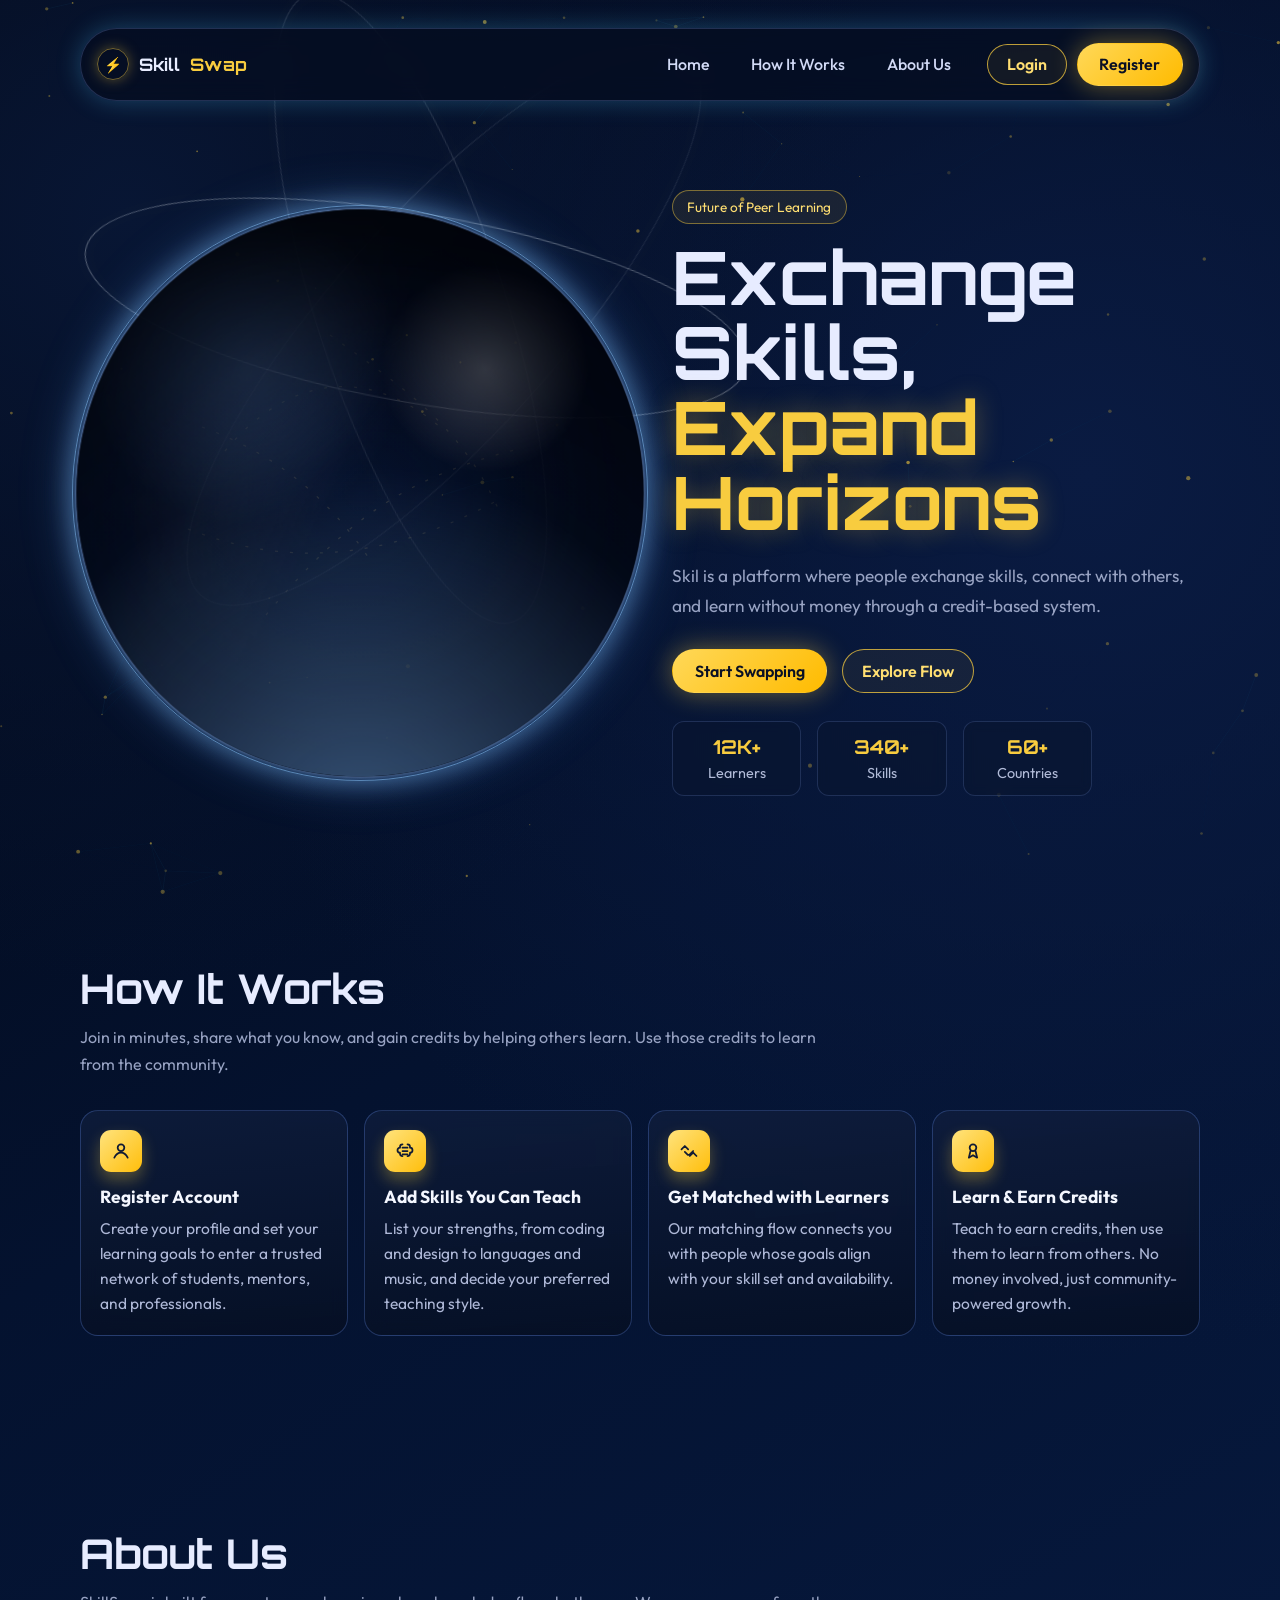
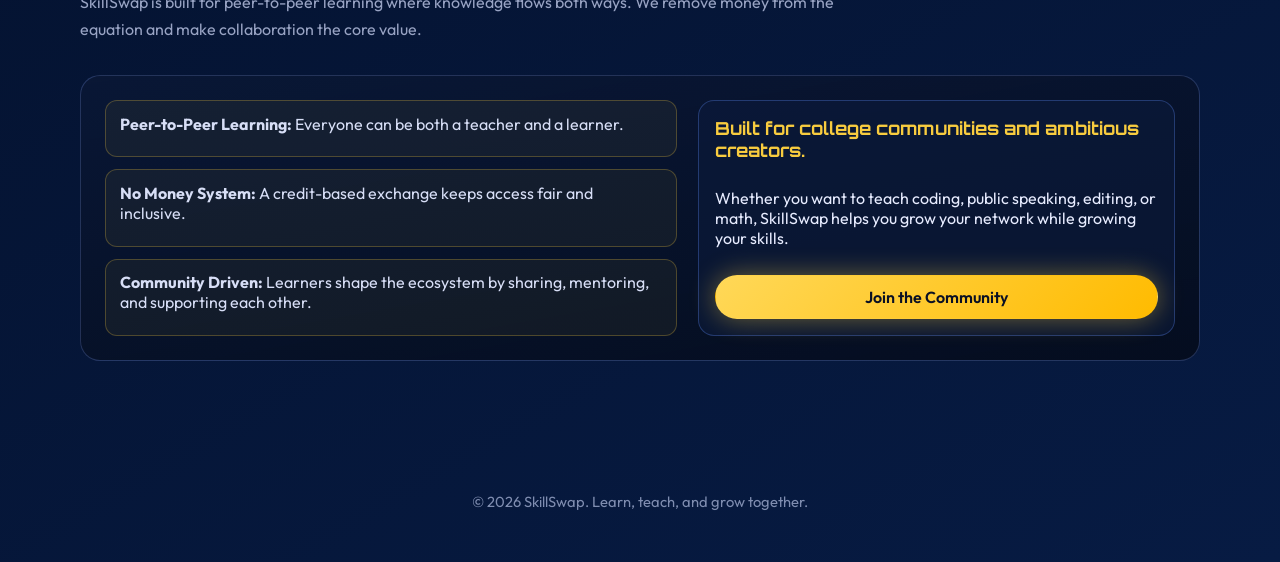
<file: view-profile.html>
﻿<!DOCTYPE html>
<html lang="en">
<head>
  <meta charset="UTF-8" />
  <meta name="viewport" content="width=device-width, initial-scale=1.0" />
  <title>SkillSwap | View Profile</title>
  <link rel="preconnect" href="https://fonts.googleapis.com" />
  <link rel="preconnect" href="https://fonts.gstatic.com" crossorigin />
  <link href="https://fonts.googleapis.com/css2?family=Inter:wght@300;400;500;600;700;800&family=Orbitron:wght@600;700&display=swap" rel="stylesheet" />
  <style>
    :root {
      --bg-1: #020611;
      --bg-2: #07183c;
      --panel: rgba(9, 21, 48, 0.78);
      --panel-2: rgba(7, 16, 38, 0.88);
      --text: #e9efff;
      --muted: #9eb0d8;
      --gold: #f8cd4c;
      --border: rgba(129, 166, 250, 0.32);
    }

    * { box-sizing: border-box; }

    body {
      margin: 0;
      min-height: 100vh;
      font-family: "Inter", sans-serif;
      color: var(--text);
      background:
        radial-gradient(circle at 10% 10%, #0b255e 0%, transparent 36%),
        radial-gradient(circle at 88% 16%, #082252 0%, transparent 38%),
        linear-gradient(150deg, var(--bg-1), var(--bg-2));
    }

    .container {
      width: min(1050px, 94%);
      margin: 1rem auto;
      display: grid;
      gap: 0.9rem;
    }

    .panel {
      border: 1px solid var(--border);
      border-radius: 18px;
      background: linear-gradient(170deg, var(--panel), var(--panel-2));
      padding: 1rem;
      backdrop-filter: blur(12px);
    }

    .top {
      display: flex;
      justify-content: space-between;
      gap: 0.75rem;
      align-items: center;
      flex-wrap: wrap;
    }

    .btn {
      border: 1px solid transparent;
      border-radius: 999px;
      padding: 0.52rem 0.92rem;
      font-weight: 600;
      text-decoration: none;
      text-align: center;
      cursor: pointer;
      font-size: 0.85rem;
      color: #eaf0ff;
      background: rgba(104, 146, 252, 0.14);
    }

    .btn-gold {
      color: #091530;
      background: linear-gradient(135deg, #ffe484, #ffc71d);
      border-color: rgba(248, 205, 76, 0.55);
    }

    .header {
      display: grid;
      grid-template-columns: auto 1fr auto;
      gap: 0.8rem;
      align-items: center;
    }

    .avatar {
      width: 90px;
      height: 90px;
      border-radius: 50%;
      object-fit: cover;
      border: 3px solid rgba(128, 164, 252, 0.75);
    }

    .name { margin: 0; font-weight: 800; font-size: 1.2rem; }
    .meta { margin: 0.15rem 0 0; color: var(--muted); font-size: 0.9rem; }
    .rating { color: #ffd76d; font-weight: 700; }

    .grid {
      display: grid;
      grid-template-columns: repeat(2, minmax(0, 1fr));
      gap: 0.8rem;
    }

    .item {
      border: 1px solid rgba(129, 166, 250, 0.3);
      border-radius: 12px;
      background: rgba(8, 18, 41, 0.86);
      padding: 0.75rem;
    }

    .item h3 {
      margin: 0 0 0.45rem;
      font-size: 0.95rem;
      font-weight: 700;
      color: #ffe7a0;
    }

    .chips { display: flex; flex-wrap: wrap; gap: 0.4rem; }

    .chip {
      border-radius: 999px;
      border: 1px solid rgba(129, 166, 250, 0.4);
      background: rgba(129, 166, 250, 0.16);
      padding: 0.25rem 0.5rem;
      font-size: 0.8rem;
    }

    .links { display: flex; flex-wrap: wrap; gap: 0.5rem; }

    .chat-drawer {
      position: fixed;
      top: 0;
      right: -420px;
      width: min(420px, 100%);
      height: 100vh;
      background: #062451;
      border-left: 1px solid rgba(129, 166, 250, 0.35);
      transition: right 0.28s ease;
      z-index: 30;
      display: grid;
      grid-template-rows: auto 1fr auto;
    }

    .chat-drawer.open { right: 0; }

    .chat-head {
      padding: 0.8rem;
      border-bottom: 1px solid rgba(129, 166, 250, 0.3);
      display: flex;
      justify-content: space-between;
      align-items: center;
    }

    .chat-body {
      padding: 0.75rem;
      display: flex;
      flex-direction: column;
      align-items: flex-start;
      gap: 0.5rem;
      overflow-y: auto;
      background:
        radial-gradient(circle at 12% 18%, rgba(255, 255, 255, 0.08) 0 1px, transparent 1px),
        radial-gradient(circle at 76% 62%, rgba(255, 255, 255, 0.08) 0 1px, transparent 1px),
        radial-gradient(circle at 30% 78%, rgba(255, 255, 255, 0.06) 0 1px, transparent 1px),
        linear-gradient(160deg, rgba(24, 39, 86, 0.35), rgba(8, 27, 62, 0.2));
      background-size: 80px 80px, 95px 95px, 110px 110px, auto;
    }

    .msg-row {
      display: flex;
      align-items: flex-end;
      gap: 0.35rem;
      width: 100%;
      position: relative;
      min-height: 30px;
      overflow: visible;
      animation: popIn 0.22s ease both;
    }

    .msg-row.me {
      justify-content: flex-end;
    }

    .msg-row.them {
      justify-content: flex-start;
    }

    .msg-time {
      opacity: 0;
      transform: translateX(14px);
      white-space: nowrap;
      font-size: 0.68rem;
      color: #eaf4ff;
      position: absolute;
      right: 10px;
      bottom: 6px;
      z-index: 3;
      background: rgba(15, 35, 82, 0.72);
      border: 1px solid rgba(138, 172, 245, 0.35);
      border-radius: 999px;
      padding: 0.12rem 0.42rem;
      box-shadow: 0 3px 8px rgba(0, 0, 0, 0.2);
      transition: opacity 0.18s ease, transform 0.18s ease;
      pointer-events: none;
    }

    .msg-row.reveal .msg-time {
      opacity: 0.9;
      transform: translateX(0);
    }

    .bubble {
      display: inline-flex;
      width: fit-content;
      max-width: min(72%, 280px);
      border-radius: 20px;
      padding: 0.22rem 0.55rem;
      line-height: 1.18;
      font-size: 0.88rem;
      white-space: pre-wrap;
      word-break: break-word;
      cursor: grab;
      user-select: none;
      touch-action: pan-y;
      transform: translateX(0);
      transition: transform 0.12s ease;
      position: relative;
      z-index: 1;
      box-shadow: 0 3px 10px rgba(0, 0, 0, 0.14);
    }

    .bubble > div {
      display: inline;
      width: fit-content;
    }

    .bubble.me {
      background: #76d2db;
      color: #062744;
      border: 1px solid #7de0ea;
    }

    .bubble.them {
      background: #76d2db;
      color: #062744;
      border: 1px solid #7de0ea;
    }

    .chat-input {
      padding: 0.75rem;
      border-top: 1px solid rgba(129, 166, 250, 0.3);
      display: grid;
      grid-template-columns: 1fr auto;
      gap: 0.5rem;
    }

    .chat-input input {
      border-radius: 10px;
      border: 1px solid rgba(129, 166, 250, 0.4);
      background: #f7f6e5;
      color: #12223e;
      padding: 0.55rem 0.65rem;
      font: inherit;
    }

    .chat-input input::placeholder {
      color: #6d6b63;
    }

    @keyframes popIn {
      from {
        opacity: 0;
        transform: translateY(8px) scale(0.98);
      }
      to {
        opacity: 1;
        transform: translateY(0) scale(1);
      }
    }

    @media (max-width: 860px) {
      .grid { grid-template-columns: 1fr; }
      .header { grid-template-columns: 1fr; }
    }
  </style>
</head>
<body>
  <div class="container">
    <section class="panel top">
      <a href="dash.html" class="btn">Back To Dashboard</a>
      <button id="chatBtn" class="btn btn-gold" type="button">Start Chat</button>
    </section>

    <section class="panel">
      <div class="header">
        <img id="profilePhoto" class="avatar" alt="Profile photo" />
        <div>
          <h1 id="profileName" class="name">Profile</h1>
          <p id="profileMeta" class="meta"></p>
          <p id="profileLoc" class="meta"></p>
        </div>
        <div id="profileRating" class="rating"></div>
      </div>
    </section>

    <section class="grid">
      <article class="item">
        <h3>Bio</h3>
        <p id="profileBio" class="meta"></p>
      </article>

      <article class="item">
        <h3>Availability</h3>
        <p id="profileAvailability" class="meta"></p>
      </article>

      <article class="item">
        <h3>Skills They Teach</h3>
        <div id="teachSkills" class="chips"></div>
      </article>

      <article class="item">
        <h3>Skills They Want to Learn</h3>
        <div id="learnSkills" class="chips"></div>
      </article>

      <article class="item" style="grid-column: 1 / -1;">
        <h3>Certificates / Portfolio Links</h3>
        <div id="profileLinks" class="links"></div>
      </article>
    </section>
  </div>

  <aside id="chatDrawer" class="chat-drawer">
    <div class="chat-head">
      <strong id="chatTitle">Chat</strong>
      <button id="closeChat" class="btn" type="button">Close</button>
    </div>
    <div id="chatBody" class="chat-body"></div>
    <div class="chat-input">
      <input id="chatInput" type="text" placeholder="Type your message..." />
      <button id="sendBtn" class="btn btn-gold" type="button">Send</button>
    </div>
  </aside>

  <script>
    const users = [
      { id: 201, name: "Aarav Mehta", photo: "https://i.pravatar.cc/120?img=12", profession: "Frontend Mentor", teaches: ["React", "JavaScript", "UI Design"], wants: ["Public Speaking", "Data Viz"], branch: "Computer Science Engineering", yearStudy: "3rd Year", location: "Mumbai", availability: "Weekdays 7 PM - 10 PM", bio: "Frontend enthusiast focused on clean architecture and practical mentoring.", rating: 4.9, links: [{ label: "React Certificate", url: "https://example.com/react-certificate.pdf" }, { label: "GitHub Portfolio", url: "https://github.com/" }] },
      { id: 202, name: "Riya Nair", photo: "https://i.pravatar.cc/120?img=32", profession: "ML Enthusiast", teaches: ["Python", "Data Structures", "Machine Learning"], wants: ["UI Design", "Cloud Basics"], branch: "Artificial Intelligence and Data Science", yearStudy: "4th Year", location: "Bangalore", availability: "Mon-Fri 6 PM - 9 PM", bio: "Builds ML mini-products and teaches strong problem-solving skills.", rating: 4.8, links: [{ label: "ML Certificate", url: "https://example.com/ml-certificate.pdf" }, { label: "Drive Portfolio", url: "https://drive.google.com/" }] },
      { id: 203, name: "Karan Verma", photo: "https://i.pravatar.cc/120?img=21", profession: "Core Mechanical Tutor", teaches: ["CAD", "Thermodynamics", "MATLAB"], wants: ["Web Development", "English Fluency"], branch: "Mechanical Engineering", yearStudy: "3rd Year", location: "Pune", availability: "Sat-Sun 11 AM - 4 PM", bio: "Mechanical engineer helping students with core and simulation topics.", rating: 4.6, links: [{ label: "MATLAB Badge", url: "https://example.com/matlab-badge.pdf" }] },
      { id: 204, name: "Sneha Iyer", photo: "https://i.pravatar.cc/120?img=5", profession: "DSA Coach", teaches: ["C++", "Operating Systems", "DSA"], wants: ["System Design", "UI/UX"], branch: "Information Technology", yearStudy: "2nd Year", location: "Chennai", availability: "Daily 8 PM - 10 PM", bio: "Focused on coding interview preparation and CS fundamentals.", rating: 4.7, links: [{ label: "DSA Repo", url: "https://github.com/" }] },
      { id: 205, name: "Aditya Rao", photo: "https://i.pravatar.cc/120?img=18", profession: "Embedded Systems Mentor", teaches: ["Circuit Design", "VLSI", "Embedded C"], wants: ["Python Automation", "Tech Writing"], branch: "Electronics and Communication Engineering", yearStudy: "4th Year", location: "Hyderabad", availability: "Weekdays 5 PM - 8 PM", bio: "Works on hardware prototyping and practical embedded workflows.", rating: 4.5, links: [{ label: "Embedded Certificate", url: "https://example.com/embedded-certificate.pdf" }] },
      { id: 206, name: "Isha Kapoor", photo: "https://i.pravatar.cc/120?img=28", profession: "Full-Stack Learner", teaches: ["Web Development", "Node.js", "GitHub"], wants: ["Data Structures", "Machine Learning"], branch: "Computer Science Engineering", yearStudy: "1st Year", location: "Delhi", availability: "Weekends 1 PM - 5 PM", bio: "Shares practical project patterns and deployment basics.", rating: 4.4, links: [{ label: "Node Project Repo", url: "https://github.com/" }] }
    ];

    let currentUser = null;
    try {
      currentUser = JSON.parse(localStorage.getItem("skillswap_current_user") || "null");
    } catch {
      currentUser = null;
    }

    if (!currentUser || !currentUser.username) {
      window.location.href = "index.html";
    }

    const params = new URLSearchParams(window.location.search);
    const idFromQuery = params.get("user") || "";

    let selected = users.find((u) => u.id === Number(idFromQuery));
    if (!selected) {
      try {
        const stored = JSON.parse(localStorage.getItem("skillswap_selected_profile") || "null");
        if (stored && stored.id) selected = users.find((u) => u.id === stored.id) || stored;
      } catch {
        selected = null;
      }
    }

    if (!selected) {
      window.location.href = "dash.html";
    }

    document.getElementById("profilePhoto").src = selected.photo;
    document.getElementById("profileName").textContent = selected.name;
    document.getElementById("profileMeta").textContent = `${selected.profession} | ${selected.branch} | ${selected.yearStudy}`;
    document.getElementById("profileLoc").textContent = selected.location;
    document.getElementById("profileBio").textContent = selected.bio;
    document.getElementById("profileAvailability").textContent = selected.availability;
    document.getElementById("profileRating").textContent = `★★★★★ ${selected.rating}`;

    document.getElementById("teachSkills").innerHTML = (selected.teaches || []).map((skill) => `<span class="chip">${skill}</span>`).join("");
    document.getElementById("learnSkills").innerHTML = (selected.wants || []).map((skill) => `<span class="chip">${skill}</span>`).join("");
    document.getElementById("profileLinks").innerHTML = (selected.links || []).map((item) => `<a class="btn btn-outline" target="_blank" rel="noopener" href="${item.url}">${item.label}</a>`).join("");

    const drawer = document.getElementById("chatDrawer");
    const chatBody = document.getElementById("chatBody");
    const chatInput = document.getElementById("chatInput");
    const sendBtn = document.getElementById("sendBtn");
    const chatTitle = document.getElementById("chatTitle");

    chatTitle.textContent = `Chat with ${selected.name}`;

    const chatKey = `skillswap_chat_${currentUser.username.toLowerCase()}_${selected.id}`;

    function getMessages() {
      try {
        return JSON.parse(localStorage.getItem(chatKey) || "[]");
      } catch {
        return [];
      }
    }

    function setMessages(messages) {
      localStorage.setItem(chatKey, JSON.stringify(messages));
    }

    function renderMessages() {
      const messages = getMessages();
      if (!messages.length) {
        chatBody.innerHTML = '<p style="color:#9eb0d8;font-size:0.85rem;">No messages yet. Say hello.</p>';
        return;
      }

      chatBody.innerHTML = messages.map((m, idx) => `
        <div class="msg-row ${m.sender === "me" ? "me" : "them"}" style="animation-delay:${Math.min(idx * 0.03, 0.25)}s;">
          <div class="msg-time">${m.time}</div>
          <div class="bubble ${m.sender === "me" ? "me" : "them"}">
            <div>${m.text}</div>
          </div>
        </div>
      `).join("");
      attachSwipeHandlers();
      chatBody.scrollTop = chatBody.scrollHeight;
    }

    function attachSwipeHandlers() {
      const rows = chatBody.querySelectorAll(".msg-row");
      rows.forEach((row) => {
        const bubble = row.querySelector(".bubble");
        let startX = 0;
        let currentX = 0;
        let dragging = false;

        const onDown = (x) => {
          dragging = true;
          startX = x;
          bubble.style.transition = "none";
        };

        const onMove = (x) => {
          if (!dragging) return;
          currentX = x - startX;
          const shift = Math.max(-98, Math.min(0, currentX));
          bubble.style.transform = `translateX(${shift}px)`;
          row.classList.toggle("reveal", shift < -30);
        };

        const onUp = () => {
          if (!dragging) return;
          dragging = false;
          bubble.style.transition = "transform 0.12s ease";
          const shouldReveal = currentX < -30;
          bubble.style.transform = shouldReveal ? "translateX(-72px)" : "translateX(0)";
          row.classList.toggle("reveal", shouldReveal);
          currentX = 0;
        };

        bubble.addEventListener("mousedown", (e) => onDown(e.clientX));
        window.addEventListener("mousemove", (e) => onMove(e.clientX));
        window.addEventListener("mouseup", onUp);

        bubble.addEventListener("touchstart", (e) => onDown(e.touches[0].clientX), { passive: true });
        bubble.addEventListener("touchmove", (e) => onMove(e.touches[0].clientX), { passive: true });
        bubble.addEventListener("touchend", onUp);
      });
    }

    function sendMessage() {
      const text = chatInput.value.replace(/\s+/g, " ").trim();
      if (!text) return;
      const messages = getMessages();
      messages.push({
        sender: "me",
        text,
        time: new Date().toLocaleString()
      });
      setMessages(messages);
      chatInput.value = "";
      renderMessages();
    }

    document.getElementById("chatBtn").addEventListener("click", () => {
      drawer.classList.add("open");
      renderMessages();
      chatInput.focus();
    });

    document.getElementById("closeChat").addEventListener("click", () => {
      drawer.classList.remove("open");
    });

    sendBtn.addEventListener("click", sendMessage);
    chatInput.addEventListener("keydown", (event) => {
      if (event.key === "Enter") {
        event.preventDefault();
        sendMessage();
      }
    });
  </script>
</body>
</html>
</file>
<file: app-layout.css>
:root {
  --bg-1: #030918;
  --bg-2: #081f4e;
  --bg-3: #0c2f70;
  --text: #eaf0ff;
  --muted: #a9b8d9;
  --gold: #f4ca4d;
  --line: rgba(244, 202, 77, 0.4);
  --panel: rgba(7, 19, 48, 0.82);
  --card: rgba(8, 27, 67, 0.78);
  --ok: #71d49f;
  --warn: #ffd76a;
}

* { box-sizing: border-box; }

body {
  margin: 0;
  min-height: 100vh;
  font-family: "Poppins", sans-serif;
  color: var(--text);
  background:
    radial-gradient(circle at 8% 12%, rgba(244, 202, 77, 0.12) 0%, transparent 32%),
    radial-gradient(circle at 88% 14%, rgba(89, 170, 255, 0.18) 0%, transparent 38%),
    radial-gradient(circle at 42% 92%, rgba(244, 202, 77, 0.08) 0%, transparent 30%),
    linear-gradient(145deg, var(--bg-1), var(--bg-2) 50%, var(--bg-3));
}

.app-layout {
  display: grid;
  grid-template-columns: 280px 1fr;
  min-height: 100vh;
}

.sidebar {
  position: sticky;
  top: 0;
  height: 100vh;
  overflow-y: auto;
  border-right: 1px solid var(--line);
  background: linear-gradient(180deg, rgba(4, 13, 34, 0.95), rgba(8, 23, 57, 0.92));
  backdrop-filter: blur(10px);
  padding: 1rem;
  display: flex;
  flex-direction: column;
  gap: 0.85rem;
}

.sidebar::-webkit-scrollbar {
  width: 6px;
}

.sidebar::-webkit-scrollbar-thumb {
  background: rgba(244, 202, 77, 0.35);
  border-radius: 999px;
}

.brand {
  font-family: "Sora", sans-serif;
  font-size: 1.25rem;
  font-weight: 700;
  text-decoration: none;
  color: var(--text);
  letter-spacing: 0.3px;
}

.brand span { color: var(--gold); }

.user-card {
  border: 1px solid rgba(244, 202, 77, 0.55);
  border-radius: 16px;
  background: linear-gradient(160deg, rgba(5, 16, 42, 0.95), rgba(9, 26, 64, 0.9));
  padding: 0.8rem;
  box-shadow: 0 0 16px rgba(244, 202, 77, 0.18);
  display: grid;
  gap: 0.22rem;
}

.user-label {
  margin: 0;
  font-size: 0.76rem;
  color: #a8b8db;
  letter-spacing: 0.6px;
  font-weight: 700;
}

.user-name {
  margin: 0;
  font-size: 1.28rem;
  font-weight: 800;
  color: #ffd76a;
  line-height: 1.1;
}

.user-meta {
  margin: 0;
  color: #c7d5f5;
  font-size: 0.88rem;
  line-height: 1.3;
}

.nav {
  display: grid;
  gap: 0.55rem;
}

.nav a {
  text-decoration: none;
  color: var(--text);
  border: 1px solid var(--line);
  border-radius: 12px;
  background: rgba(7, 23, 59, 0.85);
  padding: 0.58rem 0.75rem;
  font-weight: 600;
  font-size: 0.9rem;
  text-align: center;
  transition: transform 0.25s ease, box-shadow 0.25s ease, border-color 0.25s ease;
}

.nav a .ico {
  margin-right: 0.4rem;
  opacity: 0.95;
}

.nav a:hover {
  transform: translateY(-2px);
  border-color: var(--gold);
  box-shadow: 0 0 12px rgba(244, 202, 77, 0.3);
}

.nav a.active {
  border-color: var(--gold);
  background: rgba(244, 202, 77, 0.2);
  color: #fff5d8;
}

.spacer { flex: 1; }

.btn {
  border: 1px solid transparent;
  border-radius: 999px;
  padding: 0.55rem 0.95rem;
  font-weight: 700;
  font-size: 0.86rem;
  cursor: pointer;
  color: #eaf0ff;
  background: rgba(7, 23, 59, 0.9);
  transition: transform 0.25s ease, box-shadow 0.25s ease, border-color 0.25s ease;
}

.btn:hover { transform: translateY(-2px); }

.btn-gold {
  color: #1f2440;
  background: linear-gradient(135deg, #ffe08c, #f4ca4d);
  box-shadow: 0 0 16px rgba(244, 202, 77, 0.35);
}

.btn-outline {
  border: 1px solid var(--line);
}

.main-area {
  padding: 1rem;
  display: grid;
  gap: 0.85rem;
  align-content: start;
}

.topbar {
  border: 1px solid rgba(113, 149, 235, 0.34);
  border-radius: 16px;
  background: linear-gradient(160deg, rgba(6, 20, 52, 0.85), rgba(5, 18, 45, 0.85));
  padding: 0.75rem;
  display: grid;
  grid-template-columns: 1fr auto auto;
  gap: 0.65rem;
  align-items: center;
}

.search {
  border-radius: 999px;
  border: 1px solid rgba(129, 166, 250, 0.35);
  background: rgba(7, 23, 59, 0.9);
  color: var(--text);
  padding: 0.55rem 0.85rem;
}

.top-chip {
  border: 1px solid rgba(129, 166, 250, 0.35);
  border-radius: 999px;
  padding: 0.5rem 0.7rem;
  background: rgba(7, 23, 59, 0.9);
  font-size: 0.84rem;
}

.panel {
  border: 1px solid rgba(244, 202, 77, 0.34);
  border-radius: 16px;
  background: linear-gradient(160deg, var(--panel), rgba(10, 31, 73, 0.8));
  padding: 0.9rem;
  box-shadow: 0 14px 28px rgba(0, 0, 0, 0.28), 0 0 18px rgba(244, 202, 77, 0.14);
  transition: transform 0.25s ease, box-shadow 0.25s ease, border-color 0.25s ease;
}

.panel:hover {
  transform: translateY(-2px);
  border-color: rgba(244, 202, 77, 0.52);
  box-shadow: 0 18px 32px rgba(0, 0, 0, 0.3), 0 0 22px rgba(244, 202, 77, 0.18);
}

.hero h1 {
  margin: 0;
  font-family: "Sora", sans-serif;
  font-size: 1.7rem;
}

.hero p { margin: 0.4rem 0 0; color: var(--muted); }

.grid {
  display: grid;
  grid-template-columns: repeat(2, minmax(0, 1fr));
  gap: 0.8rem;
}

.card {
  border: 1px solid rgba(244, 202, 77, 0.35);
  border-radius: 14px;
  background: linear-gradient(160deg, var(--card), rgba(6, 19, 49, 0.82));
  padding: 0.8rem;
  box-shadow: 0 10px 22px rgba(0, 0, 0, 0.26);
  transition: transform 0.25s ease, box-shadow 0.25s ease, border-color 0.25s ease;
  animation: fadeUp 0.35s ease both;
}

.card:hover {
  transform: translateY(-4px);
  border-color: rgba(244, 202, 77, 0.6);
  box-shadow: 0 16px 30px rgba(0, 0, 0, 0.34), 0 0 14px rgba(244, 202, 77, 0.2);
}

.card h3 { margin: 0; font-size: 1rem; }
.muted { color: var(--muted); font-size: 0.9rem; }

.list { display: grid; gap: 0.55rem; margin-top: 0.6rem; }
.pill {
  border-radius: 999px;
  border: 1px solid rgba(129, 166, 250, 0.45);
  background: rgba(129, 166, 250, 0.16);
  padding: 0.2rem 0.52rem;
  font-size: 0.78rem;
}

.progress {
  width: 100%;
  height: 9px;
  background: rgba(14, 36, 83, 0.9);
  border-radius: 999px;
  overflow: hidden;
}

.progress > span {
  display: block;
  height: 100%;
  border-radius: 999px;
  background: linear-gradient(90deg, #ffe39a, #f4ca4d);
}

.table {
  width: 100%;
  border-collapse: collapse;
}

.table th,
.table td {
  border-bottom: 1px solid rgba(129, 166, 250, 0.2);
  padding: 0.5rem 0.4rem;
  text-align: left;
  font-size: 0.88rem;
}

.input,
.select,
.textarea {
  width: 100%;
  border-radius: 10px;
  border: 1px solid rgba(129, 166, 250, 0.36);
  background: rgba(7, 23, 59, 0.9);
  color: var(--text);
  padding: 0.55rem 0.65rem;
  font: inherit;
}

.row { display: grid; gap: 0.6rem; grid-template-columns: repeat(2, minmax(0, 1fr)); }
.row-3 { display: grid; gap: 0.6rem; grid-template-columns: repeat(3, minmax(0, 1fr)); }

.badge {
  display: inline-flex;
  border-radius: 999px;
  padding: 0.2rem 0.5rem;
  font-size: 0.76rem;
  font-weight: 700;
}

.badge.ok { background: rgba(113, 212, 159, 0.2); color: #b8ffd9; border: 1px solid rgba(113, 212, 159, 0.5); }
.badge.warn { background: rgba(255, 215, 106, 0.22); color: #ffe7af; border: 1px solid rgba(255, 215, 106, 0.52); }

.skeleton {
  border-radius: 12px;
  min-height: 90px;
  background: linear-gradient(90deg, rgba(122, 145, 192, 0.22) 25%, rgba(162, 186, 236, 0.36) 40%, rgba(122, 145, 192, 0.22) 65%);
  background-size: 300% 100%;
  animation: shimmer 1.4s linear infinite;
}

.toast-wrap {
  position: fixed;
  right: 16px;
  bottom: 16px;
  z-index: 90;
  display: grid;
  gap: 0.5rem;
}

.toast {
  border: 1px solid rgba(244, 202, 77, 0.45);
  border-radius: 12px;
  background: rgba(7, 23, 59, 0.95);
  color: #eaf0ff;
  padding: 0.58rem 0.8rem;
  min-width: 220px;
  box-shadow: 0 10px 24px rgba(0, 0, 0, 0.28);
  animation: fadeUp 0.25s ease both;
}

.toast.ok {
  border-color: rgba(113, 212, 159, 0.6);
}

@keyframes shimmer {
  0% { background-position: 100% 0; }
  100% { background-position: -100% 0; }
}

@keyframes fadeUp {
  from {
    opacity: 0;
    transform: translateY(10px);
  }
  to {
    opacity: 1;
    transform: translateY(0);
  }
}

@media (max-width: 980px) {
  .grid,
  .row,
  .row-3 {
    grid-template-columns: 1fr;
  }
}

@media (max-width: 860px) {
  .app-layout { grid-template-columns: 1fr; }
  .sidebar {
    position: static;
    height: auto;
    border-right: 0;
    border-bottom: 1px solid var(--line);
  }
  .spacer { display: none; }
  .topbar { grid-template-columns: 1fr; }
}
</file>
